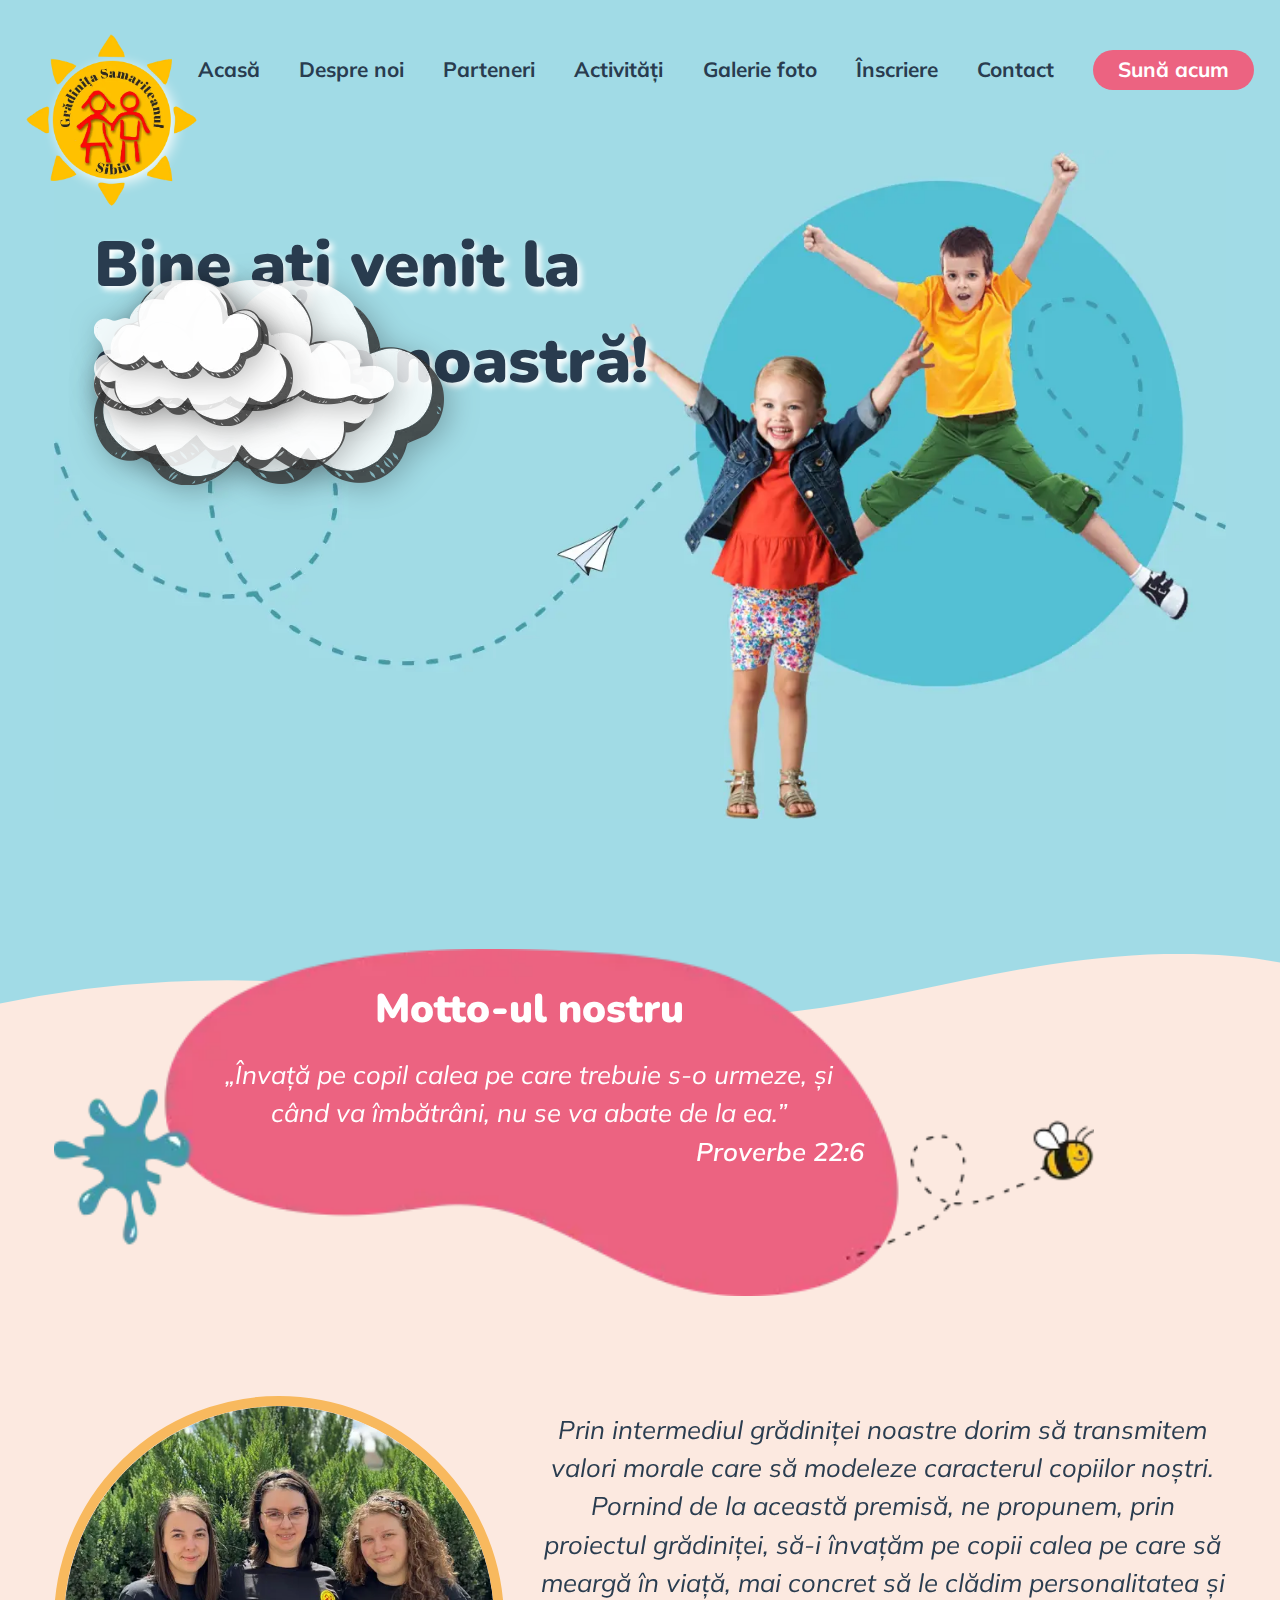
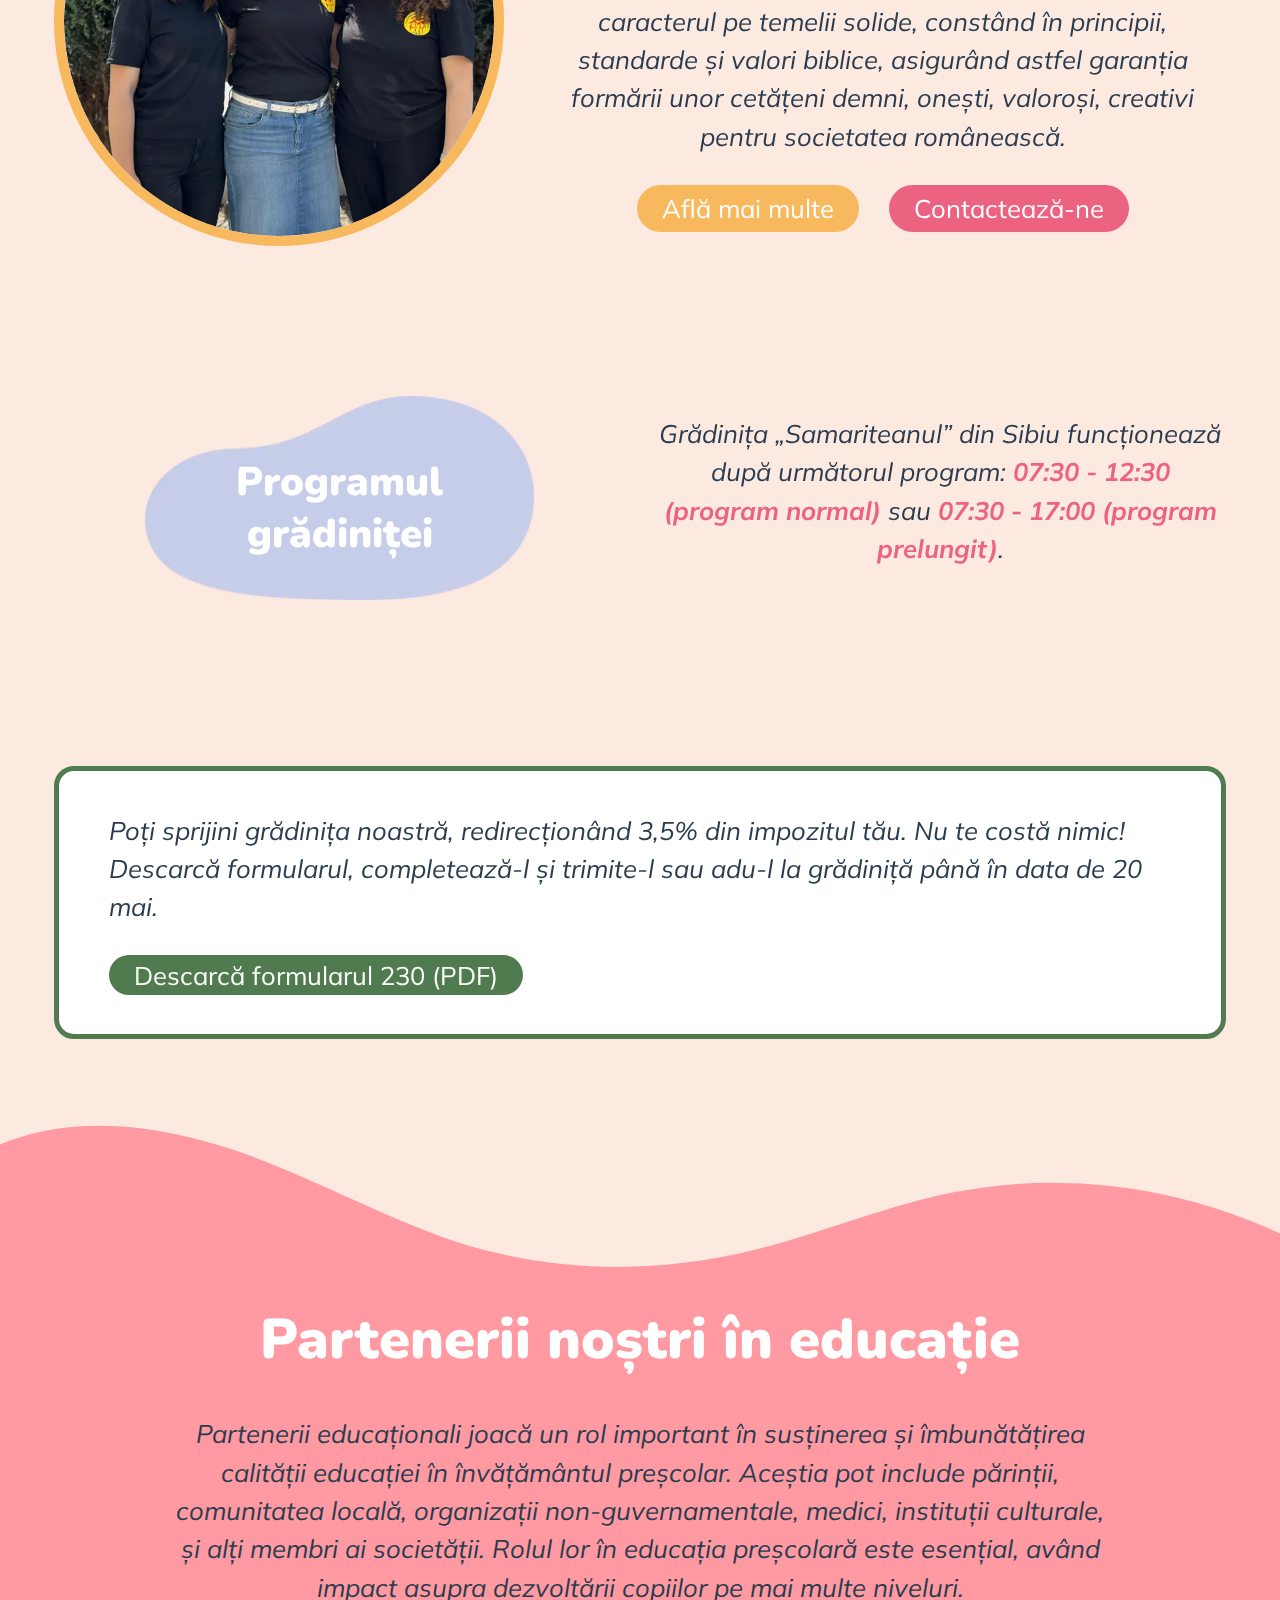
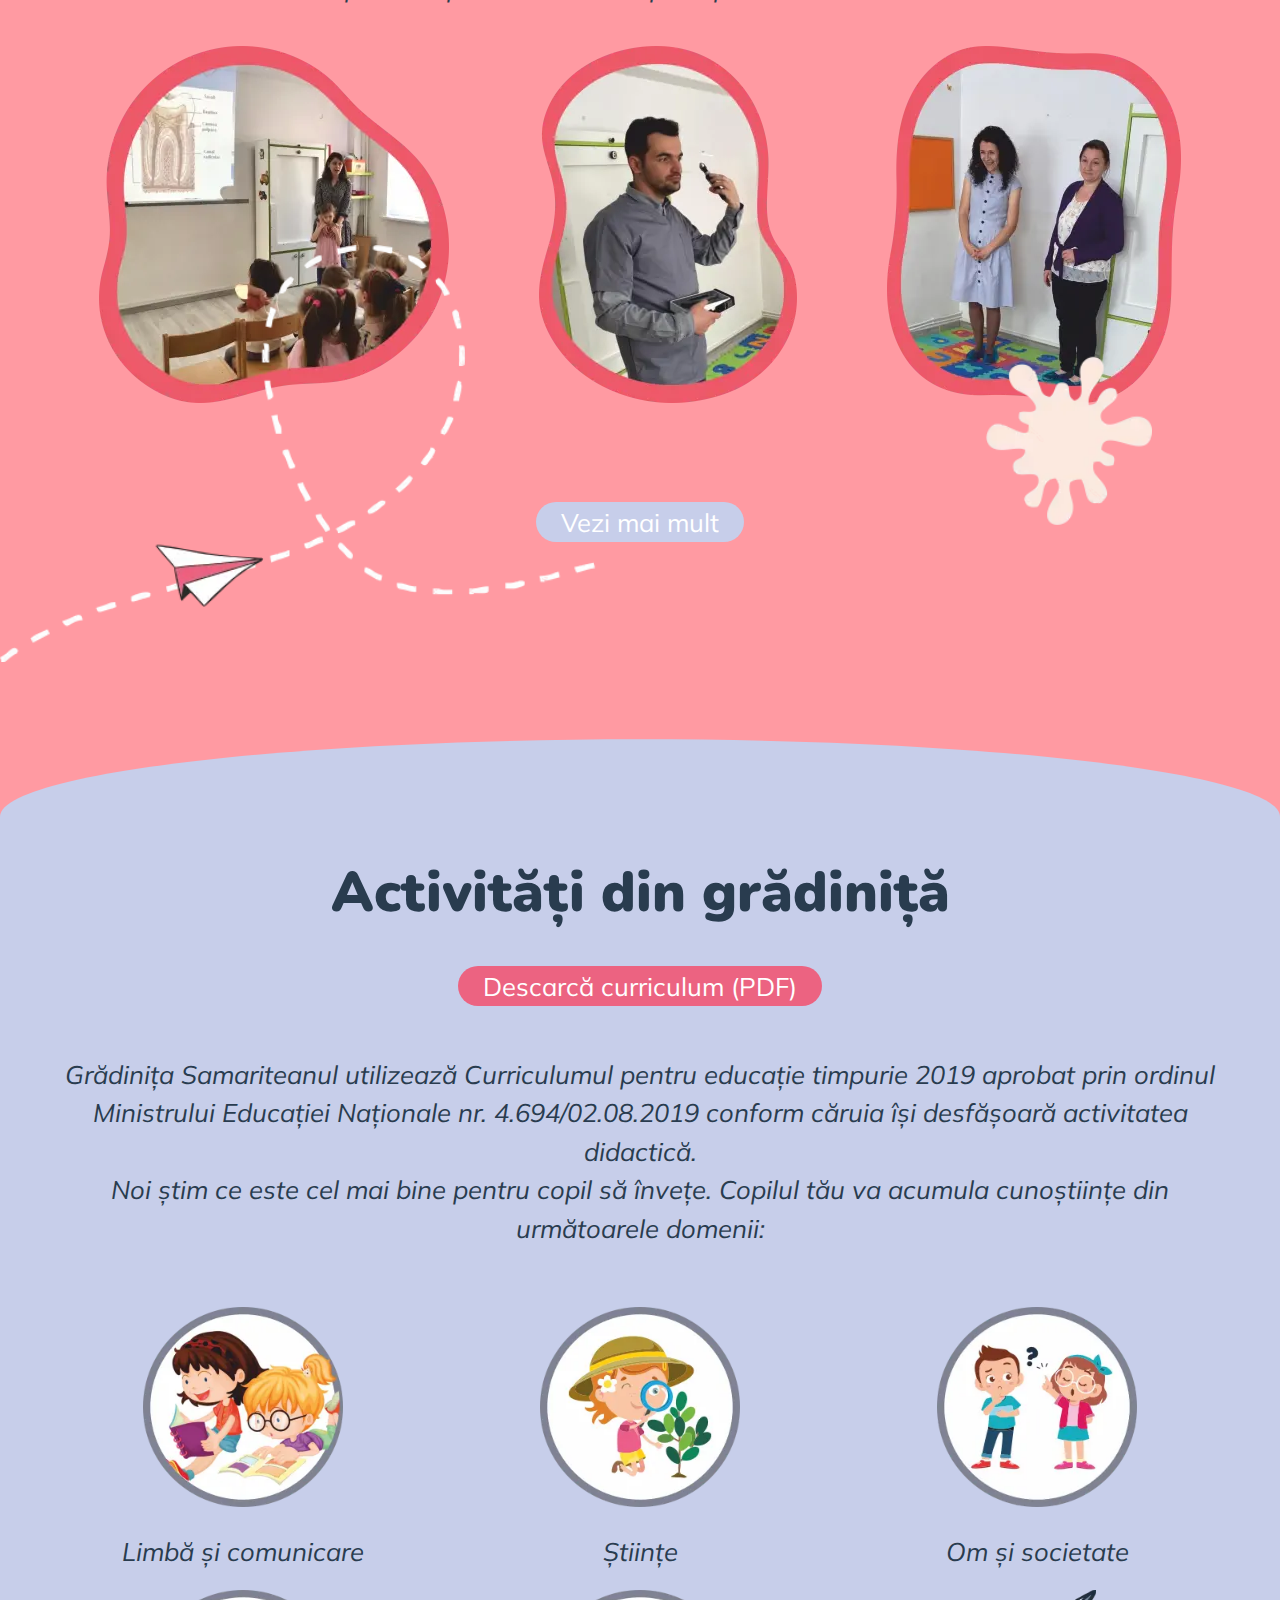
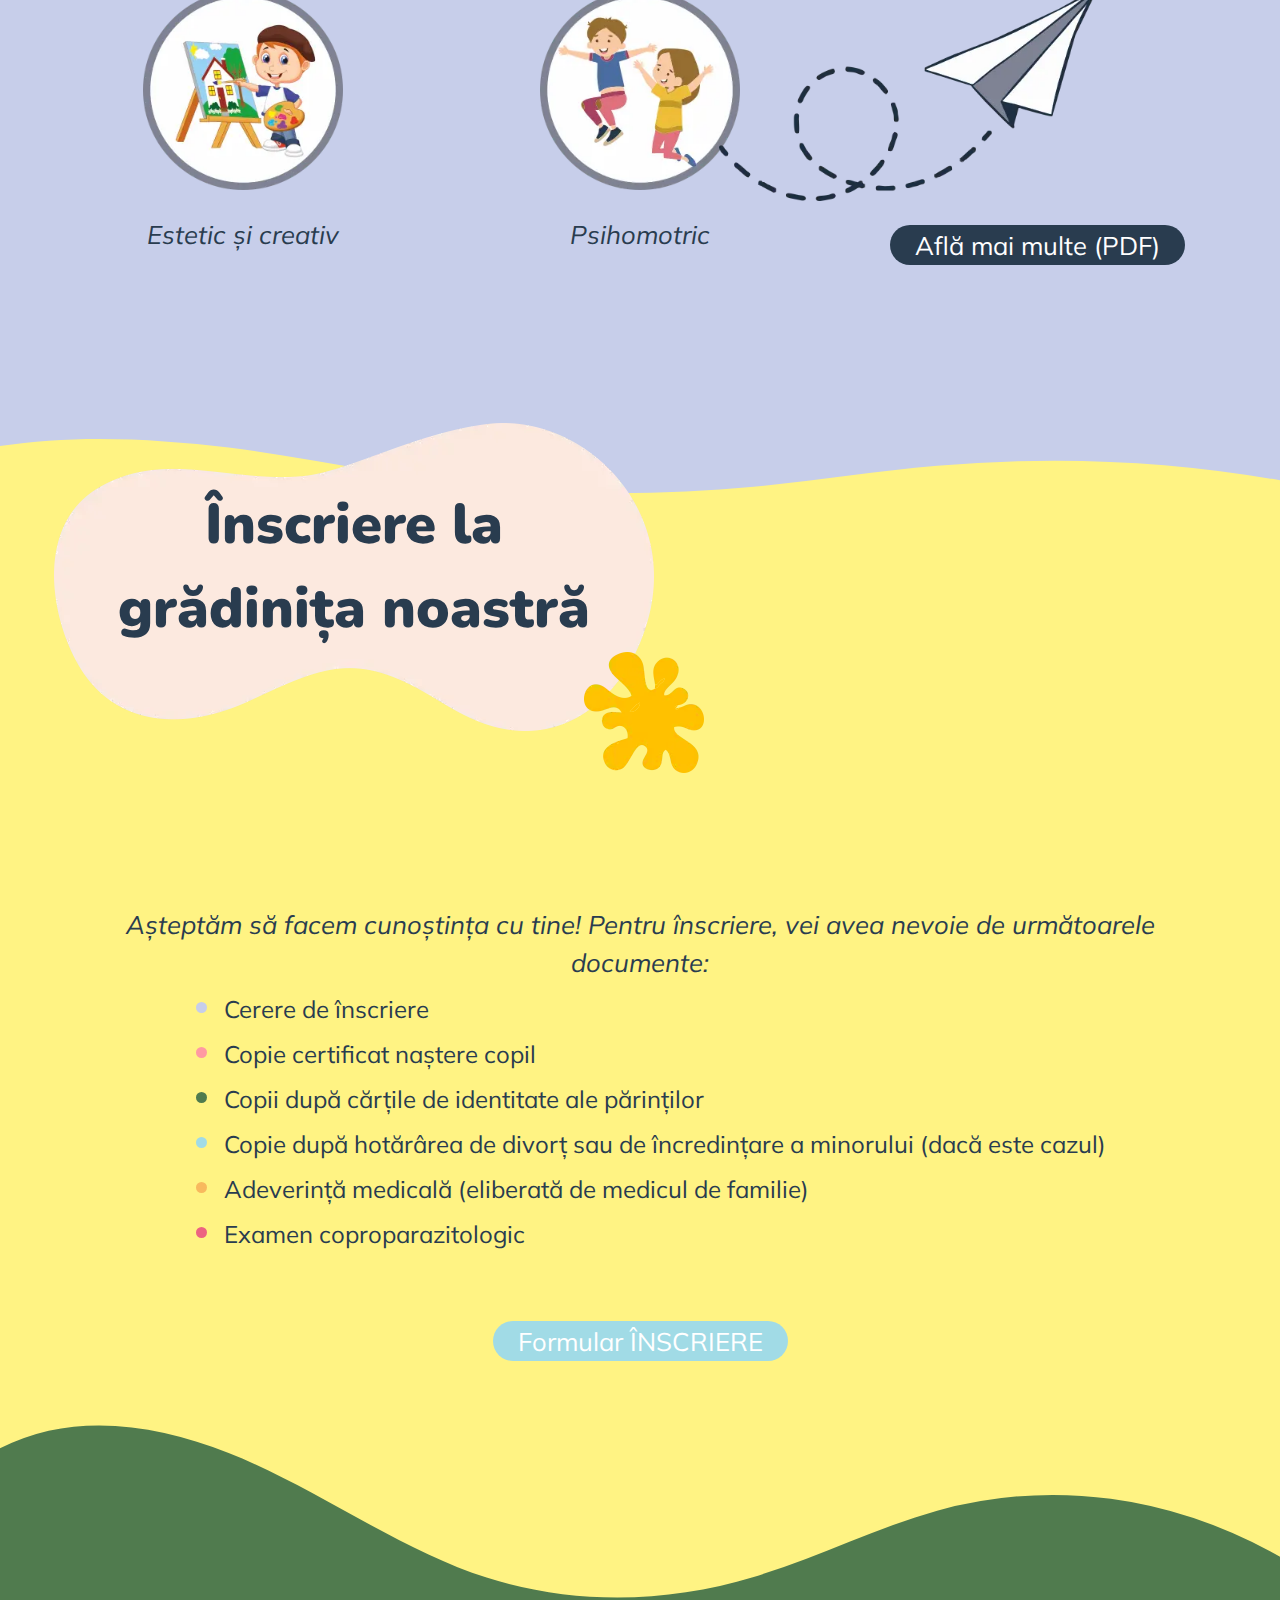
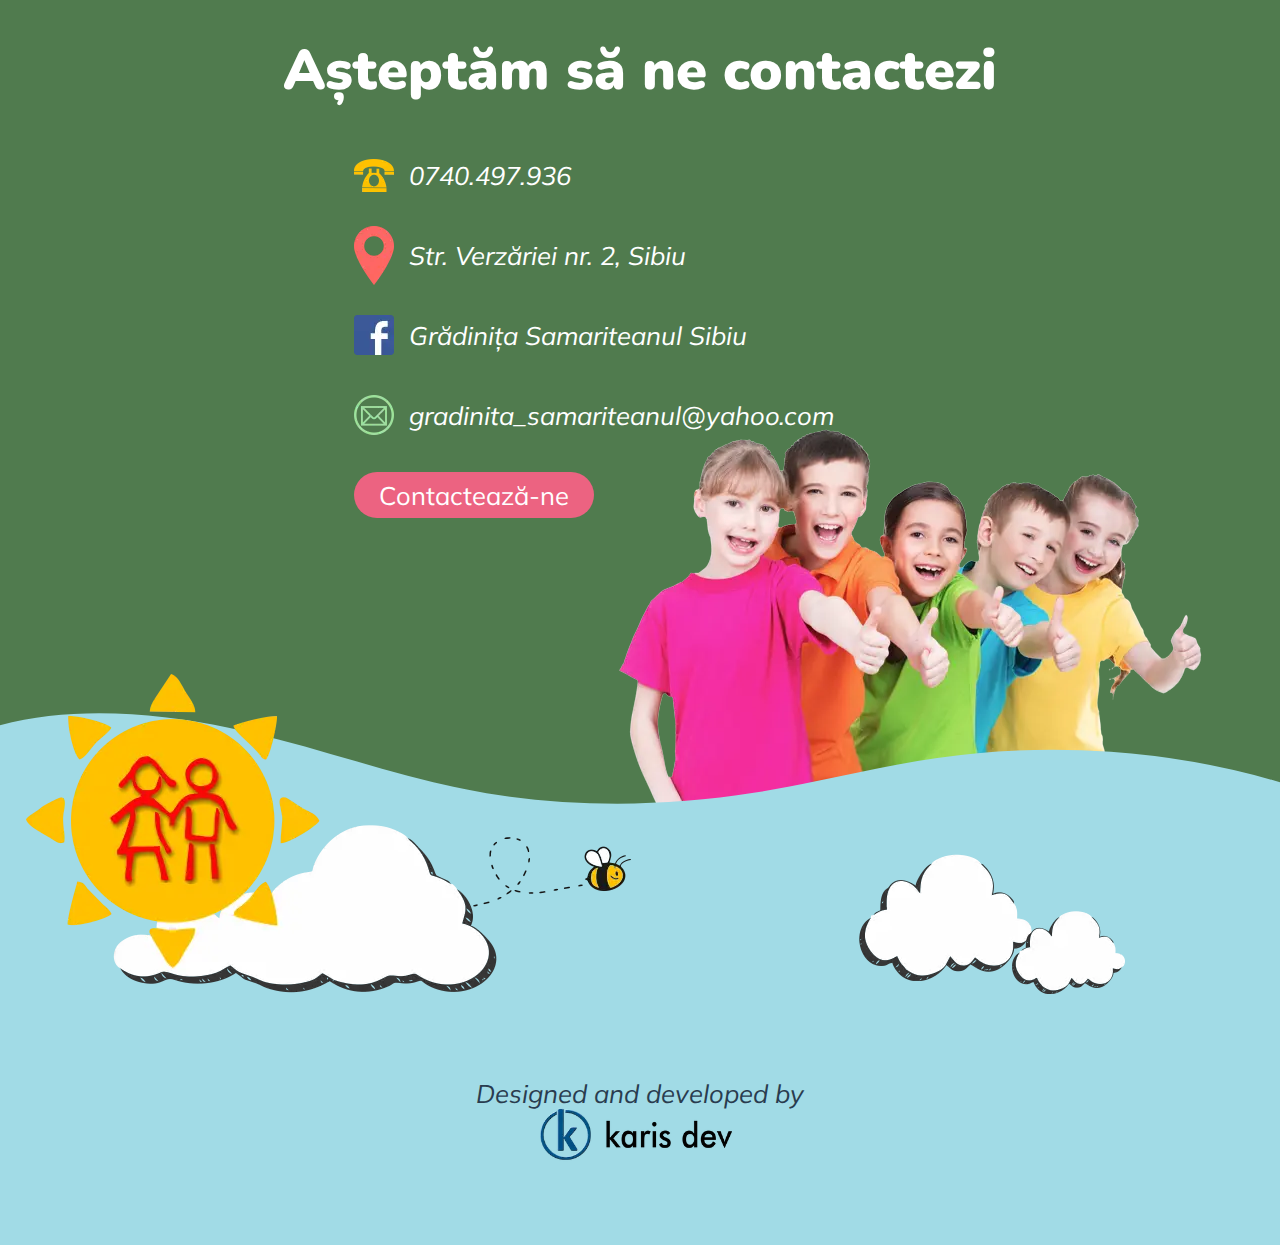
<file: index.html>
<!DOCTYPE html>
<html lang="en">
    <head>
        <meta charset="UTF-8" />
        <meta name="viewport" content="width=device-width, initial-scale=1.0" />
        <title>Grădinița Samariteanul Sibiu</title>

        <!-- redirectionare de pe desktop pe mobil -->
        <script>
            if (screen.width < 1000) {
                window.location = './mobile/';
            }
        </script>

        <!-- favicon -->
        <link rel="icon" href="/favicon.ico" />

        <!-- fonts -->
        <link rel="preconnect" href="https://fonts.googleapis.com" />
        <link rel="preconnect" href="https://fonts.gstatic.com" crossorigin />
        <link href="https://fonts.googleapis.com/css2?family=Mulish:ital,wght@0,200..1000;1,200..1000&family=Nunito:ital,wght@0,200..1000;1,200..1000&display=swap" rel="stylesheet" />

        <!-- css -->
        <link rel="stylesheet" href="css/style.css" />

        <!-- js -->
        <script src="https://code.jquery.com/jquery-3.7.1.min.js" integrity="sha256-/JqT3SQfawRcv/BIHPThkBvs0OEvtFFmqPF/lYI/Cxo=" crossorigin="anonymous"></script>
        <script src="js/scripts.js" defer></script>
    </head>
    <body>
        <!-- animated logo -->
        <header class="lightblue">
            <nav class="container">
                <div class="logo-container">
                    <img src="img/logo.webp" width="118.33" id="logo" alt="logo gradinita samariteanul" />
                    <img width="170.66" src="img/logo_rays.webp" id="rays" alt="logo sun rays" />
                </div>
                <div class="navbar mulish-bold">
                    <a href="index.html">Acasă</a>
                    <a href="despre-noi.html">Despre noi</a>
                    <a href="parteneri.html">Parteneri</a>
                    <a href="activitati.html">Activități</a>
                    <a href="galerie-foto.html">Galerie foto</a>
                    <a href="inscriere.html">Înscriere</a>
                    <a href="contact.html">Contact</a>
                    <a href="tel:0744-198-183" class="button pink">Sună acum</a>
                </div>
            </nav>
        </header>
        <div class="thin-header mulish-bold">
            <div class="container">
                <div class="navbar">
                    <img src="img/logo.webp" width="40" />
                    <a href="index.html">Acasă</a>
                    <a href="despre-noi.html">Despre noi</a>
                    <a href="parteneri.html">Parteneri</a>
                    <a href="activitati.html">Activități</a>
                    <a href="galerie-foto.html">Galerie foto</a>
                    <a href="inscriere.html">Înscriere</a>
                    <a href="contact.html">Contact</a>
                    <a href="tel:0744-198-183" class="button pink">Sună acum</a>
                </div>
            </div>
        </div>
        <section class="lightblue">
            <div class="hero container">
                <img id="heroIndex" src="img/hero_index.webp" alt="happy children" />
                <h1>Bine ați venit la <br />grădinița noastră!</h1>
                <img class="clouds" src="img/cloud1.webp" alt="clouds" id="cloud1" />
                <img class="clouds" src="img/cloud2.webp" alt="clouds" id="cloud2" />
                <img class="clouds" src="img/cloud4.webp" alt="clouds" id="cloud4" />
                <img class="clouds" src="img/cloud5.webp" alt="clouds" id="cloud5" />
                <img class="clouds" src="img/cloud3.webp" alt="clouds" id="cloud3" />
            </div>
            <div class="hero-aboutus-separator">
                <svg data-name="Layer 1" xmlns="http://www.w3.org/2000/svg" viewBox="0 0 1200 120" preserveAspectRatio="none">
                    <path d="M321.39,56.44c58-10.79,114.16-30.13,172-41.86,82.39-16.72,168.19-17.73,250.45-.39C823.78,31,906.67,72,985.66,92.83c70.05,18.48,146.53,26.09,214.34,3V0H0V27.35A600.21,600.21,0,0,0,321.39,56.44Z" class="shape-fill"></path>
                </svg>
            </div>
        </section>
        <section class="cream">
            <div class="container">
                <div class="motto">
                    <h3>Motto-ul nostru</h3>
                    <p>„Învață pe copil calea pe care trebuie s-o urmeze, și când va îmbătrâni, nu se va abate de la ea.”</p>
                    <p class="citation">Proverbe 22:6</p>
                </div>
                <div class="aboutus-container">
                    <img src="img/educatoare.webp" alt="educatoarele de la gradinita samariteanul sibiu" />
                    <div class="text">
                        <p>
                            Prin intermediul grădiniței noastre dorim să transmitem valori morale care să modeleze caracterul copiilor noștri. Pornind de la această premisă, ne propunem, prin proiectul grădiniței, să-i învațăm pe copii calea pe care
                            să meargă în viață, mai concret să le clădim personalitatea și caracterul pe temelii solide, constând în principii, standarde și valori biblice, asigurând astfel garanția formării unor cetățeni demni, onești, valoroși,
                            creativi pentru societatea românească.
                        </p>
                        <div class="button-row">
                            <a href="./despre-noi.html" class="button orange">Află mai multe</a>
                            <a href="./contact.html" class="button pink">Contactează-ne</a>
                        </div>
                    </div>
                </div>
                <div class="orar">
                    <h3 class="center">Programul <br />grădiniței</h3>
                    <p>Grădinița „Samariteanul” din Sibiu funcționează după următorul program: <strong>07:30 - 12:30 (program normal)</strong> sau <strong>07:30 - 17:00 (program prelungit)</strong>.</p>
                </div>
                <div class="form230">
                    <p>Poți sprijini grădinița noastră, redirecționând 3,5% din impozitul tău. Nu te costă nimic! Descarcă formularul, completează-l și trimite-l sau adu-l la grădiniță până în data de 20 mai.</p>
                    <a href="/pdf/230.pdf" class="button darkgreen">Descarcă formularul 230 (PDF)</a>
                </div>
            </div>

            <div class="aboutus-partners-separator">
                <svg data-name="Layer 1" xmlns="http://www.w3.org/2000/svg" viewBox="0 0 1200 120" preserveAspectRatio="none">
                    <path d="M321.39,56.44c58-10.79,114.16-30.13,172-41.86,82.39-16.72,168.19-17.73,250.45-.39C823.78,31,906.67,72,985.66,92.83c70.05,18.48,146.53,26.09,214.34,3V0H0V27.35A600.21,600.21,0,0,0,321.39,56.44Z" class="shape-fill"></path>
                </svg>
            </div>
        </section>
        <section class="lightpink">
            <div class="container center partners">
                <h2 class="light">Partenerii noștri în educație</h2>
                <p>
                    Partenerii educaționali joacă un rol important în susținerea și îmbunătățirea calității educației în învățământul preșcolar. Aceștia pot include părinții, comunitatea locală, organizații non-guvernamentale, medici, instituții
                    culturale, și alți membri ai societății. Rolul lor în educația preșcolară este esențial, având impact asupra dezvoltării copiilor pe mai multe niveluri.
                </p>
                <div class="partner-images">
                    <img src="img/parteneri1.webp" alt="parteneri gradinita samariteanul" />
                    <img src="img/parteneri2.webp" alt="parteneri gradinita samariteanul" />
                    <img src="img/parteneri3.webp" alt="parteneri gradinita samariteanul" />
                </div>
                <img src="img/overlay_partners.webp" alt="clipart overlay" id="overlay-partners" />
                <a href="./parteneri.html" class="button lightpurple" style="position: relative; z-index: 4">Vezi mai mult</a>
            </div>
            <div style="height: 250px"></div>
            <div class="partners-activities-separator">
                <svg data-name="Layer 1" xmlns="http://www.w3.org/2000/svg" viewBox="0 0 1200 120" preserveAspectRatio="none">
                    <path d="M0,0V7.23C0,65.52,268.63,112.77,600,112.77S1200,65.52,1200,7.23V0Z" class="shape-fill"></path>
                </svg>
            </div>
        </section>
        <section class="lightpurple">
            <div class="container center">
                <h2>Activități din grădiniță</h2>
                <a href="/pdf/curriculum.pdf" class="button pink">Descarcă curriculum (PDF)</a>
                <p style="margin-top: 50px">
                    Grădinița Samariteanul utilizează Curriculumul pentru educație timpurie 2019 aprobat prin ordinul Ministrului Educației Naționale nr. 4.694/02.08.2019 conform căruia își desfășoară activitatea didactică.
                </p>
                <p>Noi știm ce este cel mai bine pentru copil să învețe. Copilul tău va acumula cunoștiințe din următoarele domenii:</p>
                <div class="activities-container">
                    <div class="card">
                        <img src="img/activities_language.webp" alt="language activities" />
                        <p>Limbă și comunicare</p>
                    </div>
                    <div class="card">
                        <img src="img/activities_science.webp" alt="science activities" />
                        <p>Științe</p>
                    </div>
                    <div class="card">
                        <img src="img/activities_society.webp" alt="society activities" />
                        <p>Om și societate</p>
                    </div>
                    <div class="card">
                        <img src="img/activities_creative.webp" alt="creative activities" />
                        <p>Estetic și creativ</p>
                    </div>
                    <div class="card">
                        <img src="img/activities_sports.webp" alt="sports activities" />
                        <p>Psihomotric</p>
                    </div>
                    <div class="card">
                        <img src="img/overlay_activities.webp" id="plane" alt="" />
                        <a href="/pdf/activitati.pdf" class="button darkblue">Află mai multe (PDF)</a>
                    </div>
                </div>
            </div>
            <div class="activities-enroll-separator">
                <svg data-name="Layer 1" xmlns="http://www.w3.org/2000/svg" viewBox="0 0 1200 120" preserveAspectRatio="none">
                    <path d="M321.39,56.44c58-10.79,114.16-30.13,172-41.86,82.39-16.72,168.19-17.73,250.45-.39C823.78,31,906.67,72,985.66,92.83c70.05,18.48,146.53,26.09,214.34,3V0H0V27.35A600.21,600.21,0,0,0,321.39,56.44Z" class="shape-fill"></path>
                </svg>
            </div>
        </section>
        <section class="yellow">
            <div class="container center">
                <h2 class="enroll">Înscriere la <br />grădinița noastră</h2>
                <p>Așteptăm să facem cunoștința cu tine! Pentru înscriere, vei avea nevoie de următoarele documente:</p>
                <ul class="doc-list">
                    <li>Cerere de înscriere</li>
                    <li>Copie certificat naștere copil</li>
                    <li>Copii după cărțile de identitate ale părinților</li>
                    <li>Copie după hotărârea de divorț sau de încredințare a minorului (dacă este cazul)</li>
                    <li>Adeverință medicală (eliberată de medicul de familie)</li>
                    <li>Examen coproparazitologic</li>
                </ul>
                <div style="height: 70px"></div>
                <a href="./inscriere.html" class="button lightblue" id="butonInscriere">Formular ÎNSCRIERE</a>
            </div>
            <div style="height: 210px"></div>
            <div class="enroll-contact-separator">
                <svg data-name="Layer 1" xmlns="http://www.w3.org/2000/svg" viewBox="0 0 1200 120" preserveAspectRatio="none">
                    <path d="M321.39,56.44c58-10.79,114.16-30.13,172-41.86,82.39-16.72,168.19-17.73,250.45-.39C823.78,31,906.67,72,985.66,92.83c70.05,18.48,146.53,26.09,214.34,3V0H0V27.35A600.21,600.21,0,0,0,321.39,56.44Z" class="shape-fill"></path>
                </svg>
            </div>
        </section>
        <section class="darkgreen" id="contact-section">
            <div class="container center">
                <h2 class="light center">Așteptăm să ne contactezi</h2>
                <div id="contact-info">
                    <div class="row">
                        <img src="img/icon_phone.webp" alt="icon phone" />
                        <p>0740.497.936</p>
                    </div>
                    <div class="row">
                        <img src="img/icon_location.webp" alt="icon location" />
                        <p>Str. Verzăriei nr. 2, Sibiu</p>
                    </div>
                    <div class="row">
                        <img src="img/icon_fb.webp" alt="icon fb" />
                        <p>Grădinița Samariteanul Sibiu</p>
                    </div>
                    <div class="row">
                        <img src="img/icon_email.webp" alt="icon email" />
                        <p>gradinita_samariteanul@yahoo.com</p>
                    </div>
                    <div class="row">
                        <a href="./contact.html" class="button pink">Contactează-ne</a>
                    </div>
                </div>
                <div style="height: 250px"></div>
            </div>
            <div class="contact-footer-separator">
                <svg data-name="Layer 1" xmlns="http://www.w3.org/2000/svg" viewBox="0 0 1200 120" preserveAspectRatio="none">
                    <path d="M321.39,56.44c58-10.79,114.16-30.13,172-41.86,82.39-16.72,168.19-17.73,250.45-.39C823.78,31,906.67,72,985.66,92.83c70.05,18.48,146.53,26.09,214.34,3V0H0V27.35A600.21,600.21,0,0,0,321.39,56.44Z" class="shape-fill"></path>
                </svg>
            </div>
        </section>
        <footer>
            <div class="container center" id="footer-container">
                <img src="img/bg_footer.webp" alt="footer images" />
                <div class="credits">
                    <p>Designed and developed by</p>
                    <br /><br /><br />
                    <a href="http://karisdev.ro"><img src="img/logo_karis.webp" height="60" alt="logo karis dev" /></a>
                </div>
            </div>
        </footer>
    </body>
</html>
</file>
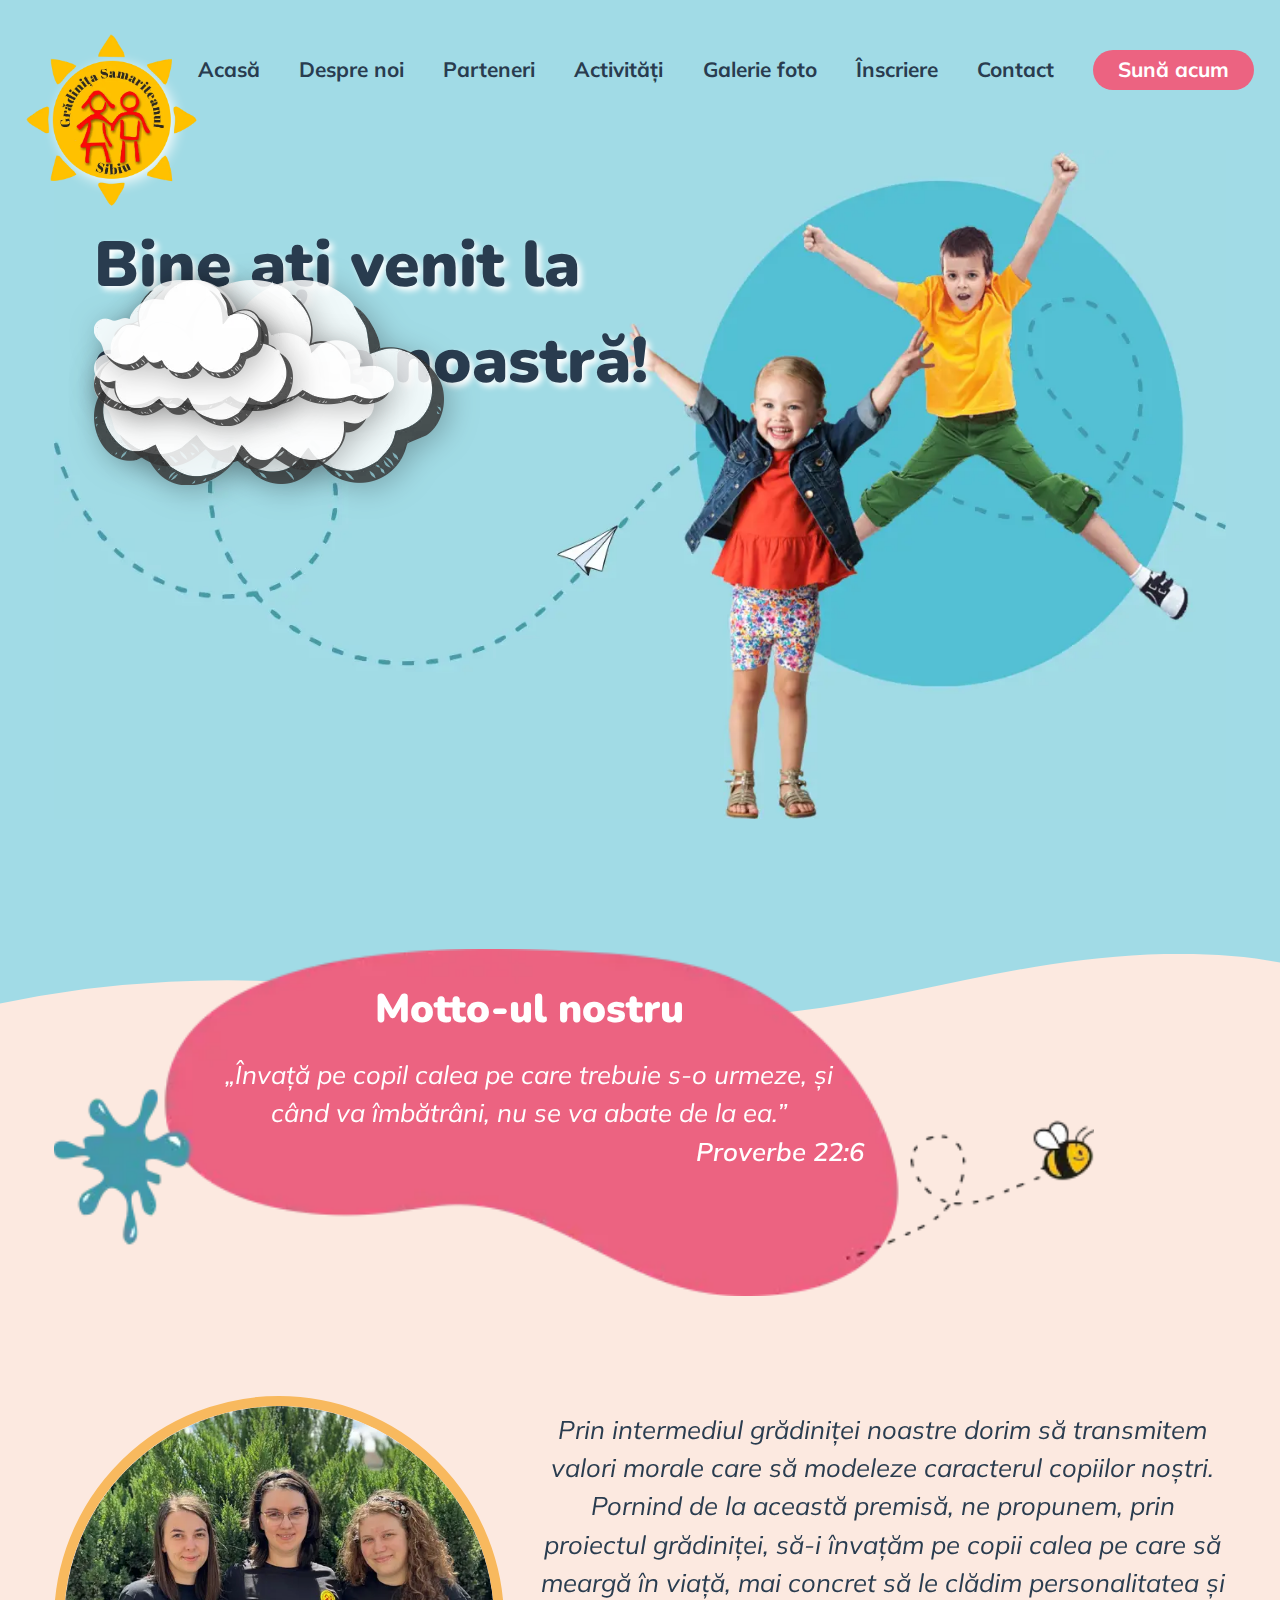
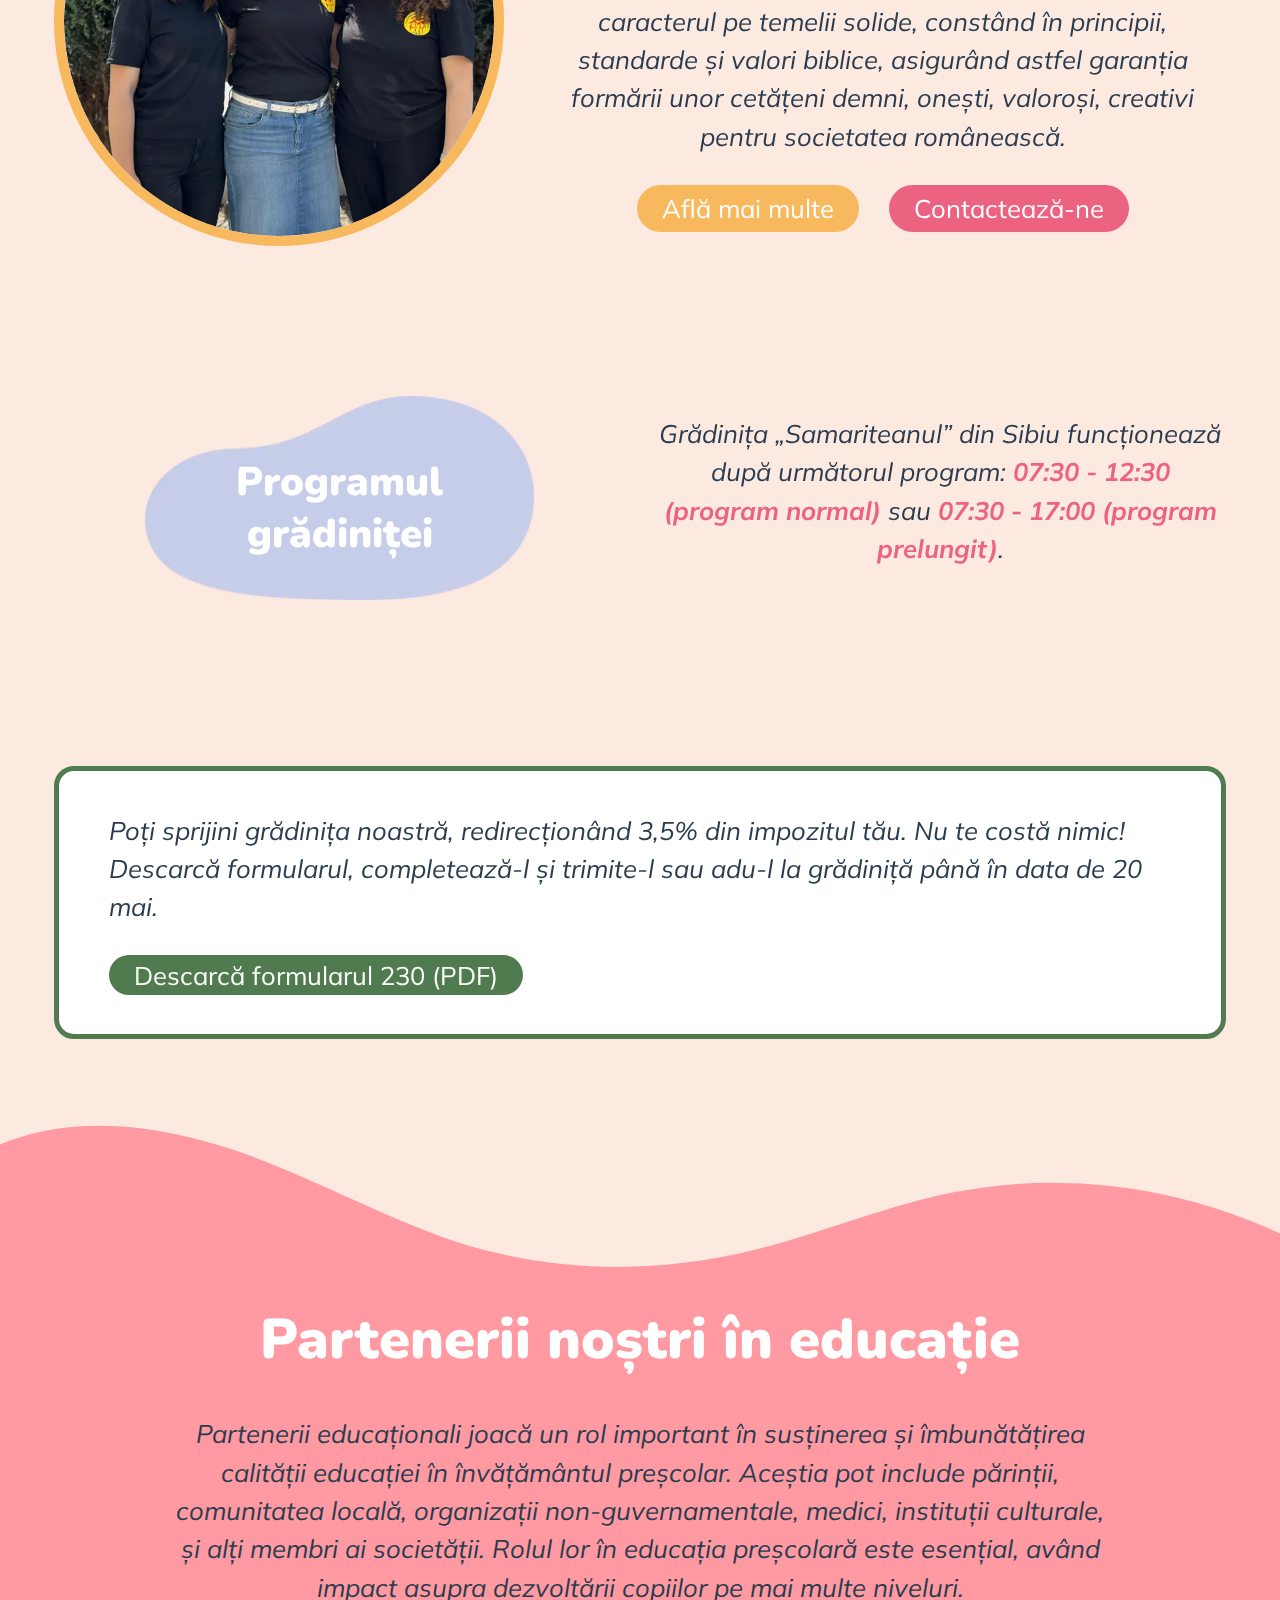
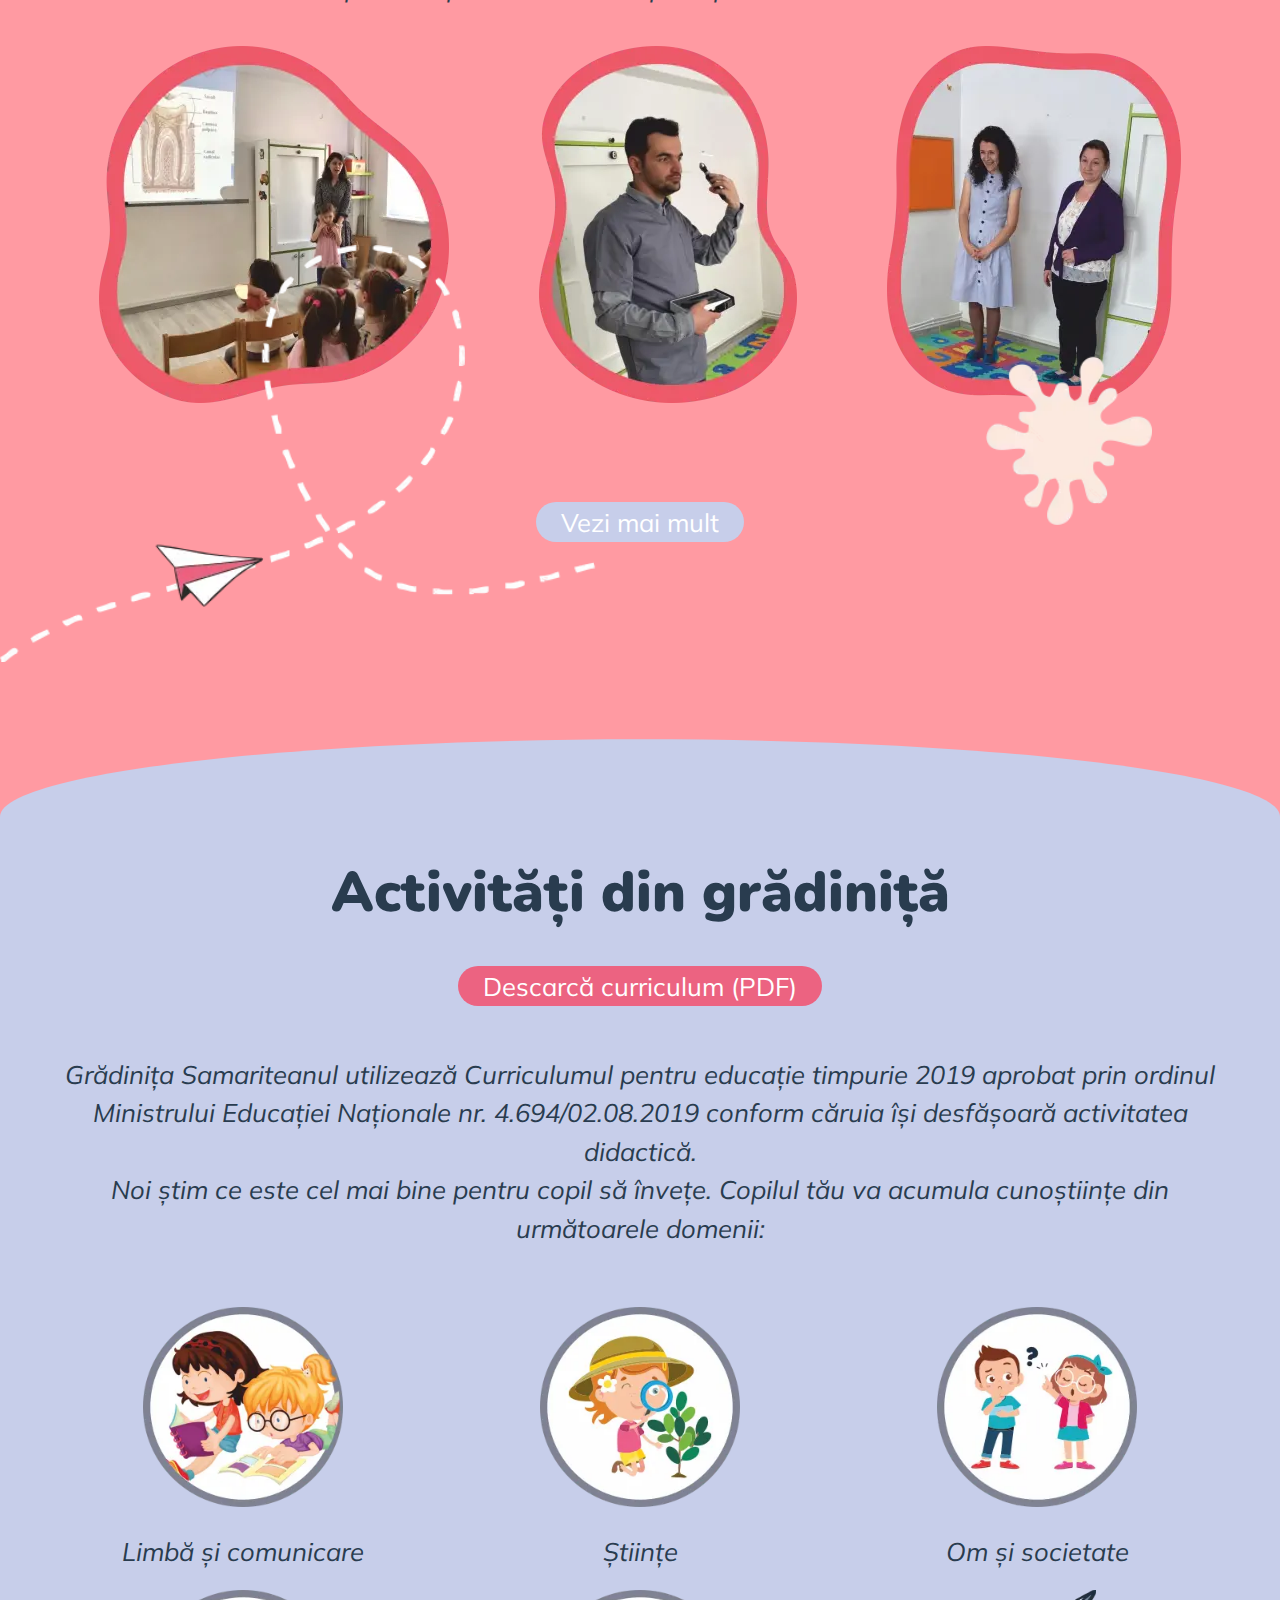
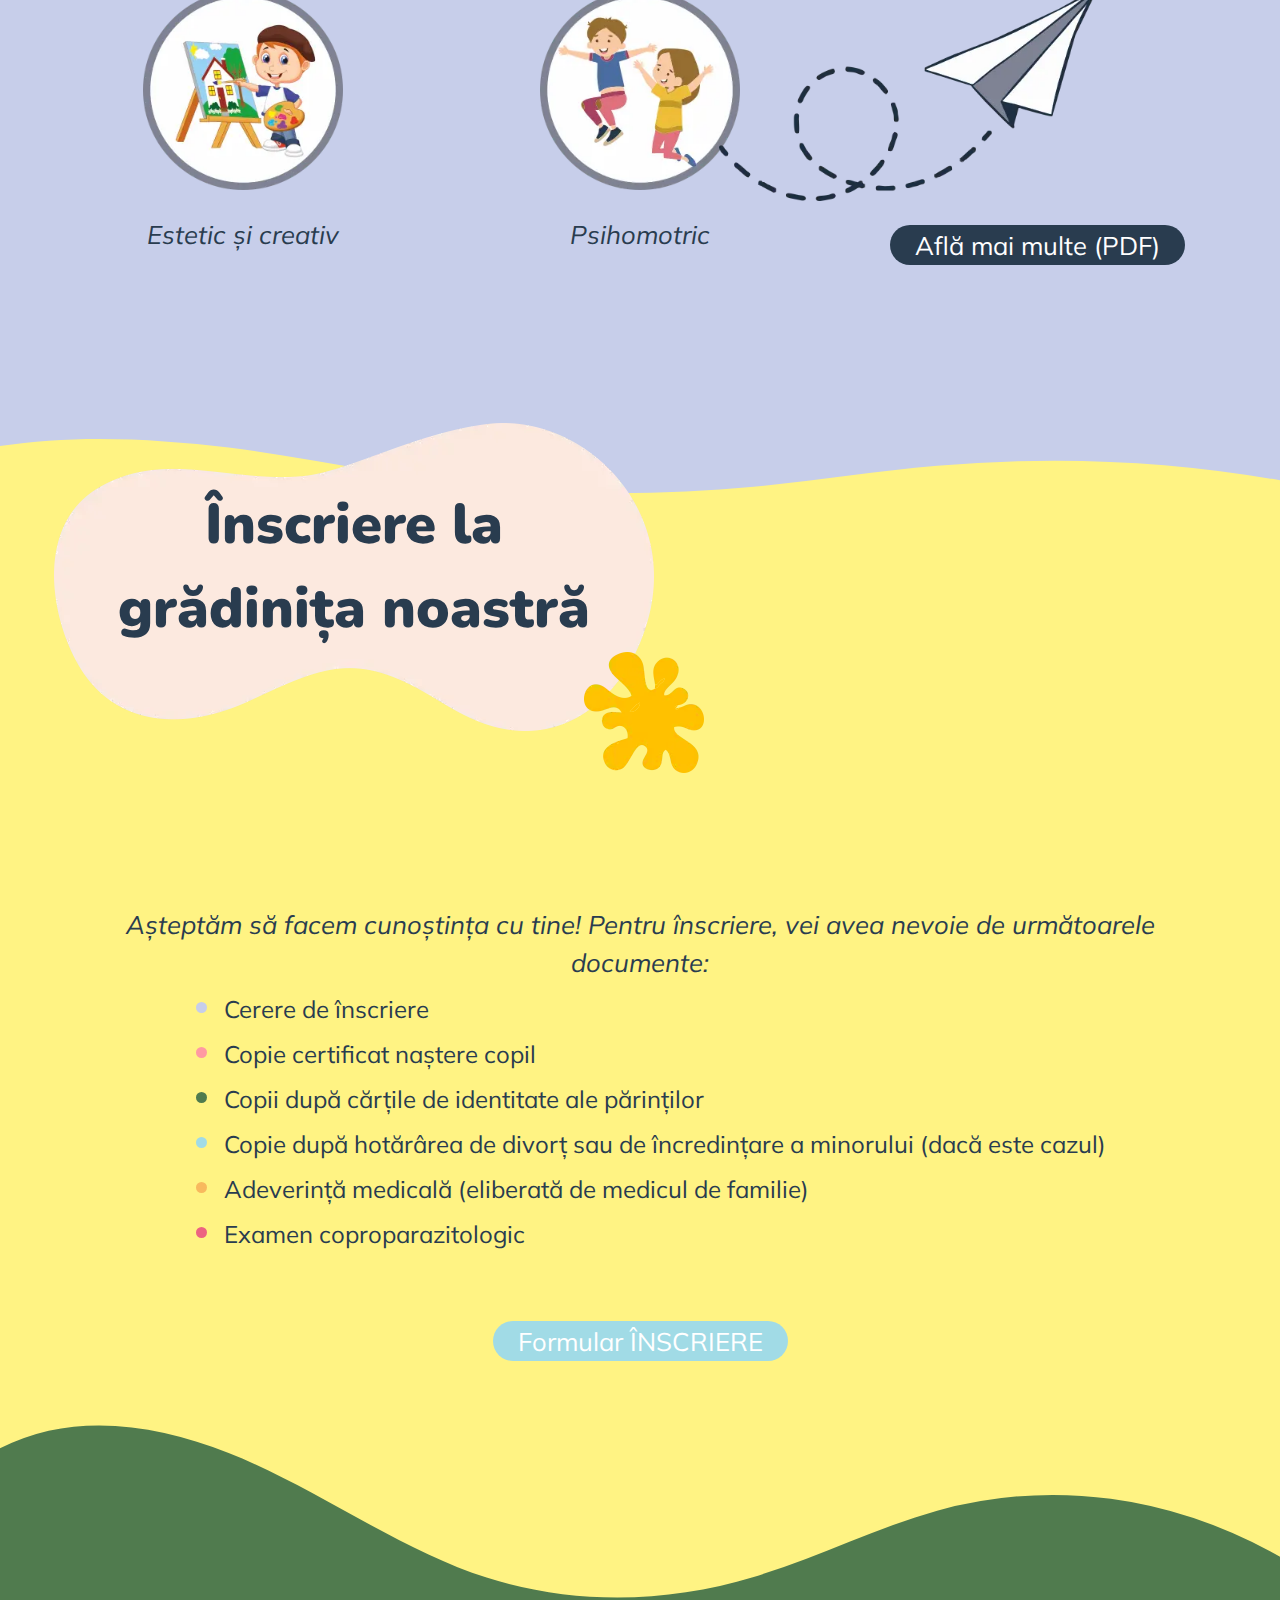
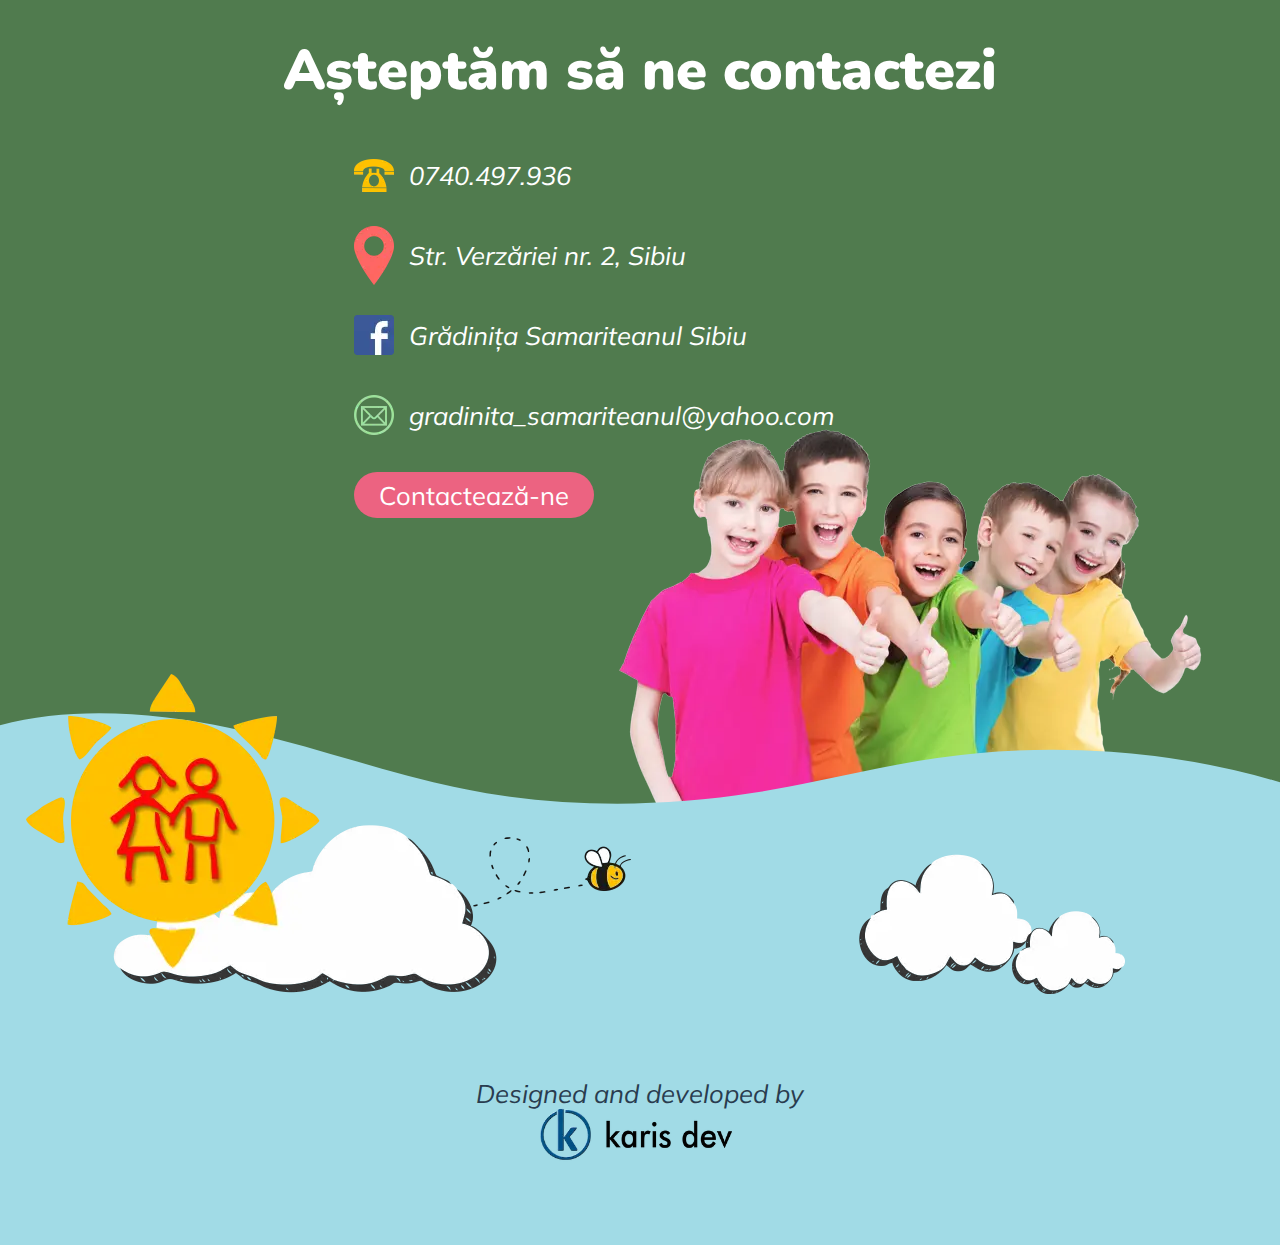
<file: mobile/index.html>
<!DOCTYPE html>
<html lang="en">
    <head>
        <meta charset="UTF-8" />
        <meta name="viewport" content="width=device-width, initial-scale=1.0" />
        <title>Grădinița Samariteanul Sibiu</title>

        <!-- redirectionare de pe mobil  pe desktop  -->
        <script type="text/javascript">
            if (screen.width > 1000) {
                window.location = '../';
            }
        </script>

        <!-- favicon -->
        <link rel="icon" href="/favicon.ico" />

        <!-- fonts -->
        <link rel="preconnect" href="https://fonts.googleapis.com" />
        <link rel="preconnect" href="https://fonts.gstatic.com" crossorigin />
        <link href="https://fonts.googleapis.com/css2?family=Mulish:ital,wght@0,200..1000;1,200..1000&family=Nunito:ital,wght@0,200..1000;1,200..1000&display=swap" rel="stylesheet" />

        <!-- css -->
        <link rel="stylesheet" href="../css/mobile.css" />

        <!-- js -->
        <script src="https://code.jquery.com/jquery-3.7.1.min.js" integrity="sha256-/JqT3SQfawRcv/BIHPThkBvs0OEvtFFmqPF/lYI/Cxo=" crossorigin="anonymous"></script>
        <script src="../js/scripts.js" defer></script>
    </head>
    <body>
        <!-- animated logo -->
        <header class="lightblue">
            <nav class="container flex-group">
                <div class="logo-container">
                    <img src="../img/logo.webp" width="70%" id="logo" alt="logo gradinita samariteanul" />
                    <img width="170.66" src="../img/logo_rays.webp" id="rays" alt="logo sun rays" />
                </div>
                <img src="../img/mobile_header.png" alt="bee in clouds" />
                <img src="../img/mobile_menu_open.png" id="menuButton" alt="open menu icon" />
            </nav>
            <img class="clouds mobile-cloud" width="100" src="../img/cloud1.webp" alt="clouds" id="cloud1" />
            <div class="header-separator">
                <svg data-name="Layer 1" xmlns="http://www.w3.org/2000/svg" viewBox="0 0 1200 120" preserveAspectRatio="none">
                    <path d="M321.39,56.44c58-10.79,114.16-30.13,172-41.86,82.39-16.72,168.19-17.73,250.45-.39C823.78,31,906.67,72,985.66,92.83c70.05,18.48,146.53,26.09,214.34,3V0H0V27.35A600.21,600.21,0,0,0,321.39,56.44Z" class="shape-fill"></path>
                </svg>
            </div>
        </header>
        <div id="menu">
            <a class="current" href="index.html">Acasă</a>
            <a href="despre-noi.html">Despre noi</a>
            <a href="parteneri.html">Parteneri</a>
            <a href="activitati.html">Activități</a>
            <a href="galerie-foto.html">Galerie foto</a>
            <a href="inscriere.html">Înscriere</a>
            <a href="contact.html">Contact</a>
            <a href="tel:0744-198-183"><img src="../img/icon_whatsapp.webp" alt="whatsapp icon" /></a>
        </div>
        <div style="height: 170px"></div>
        <section class="lightblue">
            <div class="hero container">
                <img id="heroIndex" src="../img/mobile/mobile_hero_index.webp" alt="happy children" />
                <h2>Bine ați venit la <br />grădinița noastră!</h2>
            </div>
        </section>
        <section class="pink motto-section">
            <div class="motto">
                <h3>Motto-ul nostru</h3>
                <p>„Învață pe copil calea pe care trebuie s-o urmeze, și când va îmbătrâni, nu se va abate de la ea.”</p>
                <p class="citation">Proverbe 22:6</p>
            </div>
        </section>
        <section class="cream">
            <div class="motto-aboutus-separator">
                <svg data-name="Layer 1" xmlns="http://www.w3.org/2000/svg" viewBox="0 0 1200 120" preserveAspectRatio="none">
                    <path d="M0,0V6c0,21.6,291,111.46,741,110.26,445.39,3.6,459-88.3,459-110.26V0Z" class="shape-fill"></path>
                </svg>
            </div>
            <div class="aboutus-container">
                <img src="../img/educatoare.webp" alt="educatoarele de la gradinita samariteanul sibiu" style="position: relative; z-index: 20; top: -30px" />
                <div class="text">
                    <p>
                        Prin intermediul grădiniței noastre dorim să transmitem valori morale care să modeleze caracterul copiilor noștri. Pornind de la această premisă, ne propunem, prin proiectul grădiniței, să-i învațăm pe copii calea pe care să
                        meargă în viață, mai concret să le clădim personalitatea și caracterul pe temelii solide, constând în principii, standarde și valori biblice, asigurând astfel garanția formării unor cetățeni demni, onești, valoroși, creativi
                        pentru societatea românească.
                    </p>
                    <div class="button-row">
                        <a href="./despre-noi.html" class="button orange">Află mai multe</a>
                        <a href="./contact.html" class="button pink">Contactează-ne</a>
                    </div>
                </div>
            </div>
            <div class="orar">
                <h3 class="center">Programul grădiniței</h3>
                <p>Grădinița „Samariteanul” din Sibiu funcționează după următorul program: <strong>07:30 - 12:30 (program normal)</strong> sau <strong>07:30 - 17:00 (program prelungit)</strong>.</p>
            </div>
            <div class="form230">
                <p>Poți sprijini grădinița noastră, redirecționând 3,5% din impozitul tău. Nu te costă nimic! Descarcă formularul, completează-l și trimite-l sau adu-l la grădiniță până în data de 20 mai.</p>
                <a href="/pdf/230.pdf" class="button darkgreen">Descarcă formularul 230 (PDF)</a>
            </div>
        </section>
        <section class="lightpink">
            <h2 class="light">Partenerii noștri în educație</h2>
            <p>
                Partenerii educaționali joacă un rol important în susținerea și îmbunătățirea calității educației în învățământul preșcolar. Aceștia pot include părinții, comunitatea locală, organizații non-guvernamentale, medici, instituții
                culturale, și alți membri ai societății. Rolul lor în educația preșcolară este esențial, având impact asupra dezvoltării copiilor pe mai multe niveluri.
            </p>
            <div class="partner-images">
                <img src="../img/parteneri1.webp" alt="parteneri gradinita samariteanul" />
                <img src="../img/parteneri2.webp" alt="parteneri gradinita samariteanul" />
                <img src="../img/parteneri3.webp" alt="parteneri gradinita samariteanul" />
            </div>
            <a href="./parteneri.html" class="button lightpurple">Vezi mai mult</a>
            <div style="height: 100px"></div>
            <div class="partners-activities-separator">
                <svg data-name="Layer 1" xmlns="http://www.w3.org/2000/svg" viewBox="0 0 1200 120" preserveAspectRatio="none">
                    <path d="M0,0V7.23C0,65.52,268.63,112.77,600,112.77S1200,65.52,1200,7.23V0Z" class="shape-fill"></path>
                </svg>
            </div>
        </section>
        <section class="lightpurple">
            <div class="container center">
                <h2>Activități din grădiniță</h2>
                <a href="/pdf/curriculum.pdf" class="button pink">Descarcă curriculum (PDF)</a>
                <p style="margin-top: 50px">
                    Grădinița Samariteanul utilizează Curriculumul pentru educație timpurie 2019 aprobat prin ordinul Ministrului Educației Naționale nr. 4.694/02.08.2019 conform căruia își desfășoară activitatea didactică.
                </p>
                <p>Noi știm ce este cel mai bine pentru copil să învețe. Copilul tău va acumula cunoștiințe din următoarele domenii:</p>
                <div class="activities-container">
                    <div class="card">
                        <img src="../img/activities_language.webp" alt="language activities" />
                        <p>Limbă și comunicare</p>
                    </div>
                    <div class="card">
                        <img src="../img/activities_science.webp" alt="science activities" />
                        <p>Științe</p>
                    </div>
                    <div class="card">
                        <img src="../img/activities_society.webp" alt="society activities" />
                        <p>Om și societate</p>
                    </div>
                    <div class="card">
                        <img src="../img/activities_creative.webp" alt="creative activities" />
                        <p>Estetic și creativ</p>
                    </div>
                    <div class="card">
                        <img src="../img/activities_sports.webp" alt="sports activities" />
                        <p>Psihomotric</p>
                    </div>
                    <div class="card">
                        <a href="/pdf/activitati.pdf" class="button darkblue">Află mai multe (PDF)</a>
                    </div>
                </div>
            </div>
            <div style="height: 100px"></div>

            <div class="activities-enroll-separator">
                <svg data-name="Layer 1" xmlns="http://www.w3.org/2000/svg" viewBox="0 0 1200 120" preserveAspectRatio="none">
                    <path d="M321.39,56.44c58-10.79,114.16-30.13,172-41.86,82.39-16.72,168.19-17.73,250.45-.39C823.78,31,906.67,72,985.66,92.83c70.05,18.48,146.53,26.09,214.34,3V0H0V27.35A600.21,600.21,0,0,0,321.39,56.44Z" class="shape-fill"></path>
                </svg>
            </div>
        </section>
        <section class="yellow">
            <h2 class="enroll">Înscriere la <br />grădinița noastră</h2>
            <p>Așteptăm să facem cunoștință cu tine! Pentru înscriere, vei avea nevoie de următoarele documente:</p>
            <ul class="doc-list">
                <li>Cerere de înscriere</li>
                <li>Copie certificat naștere copil</li>
                <li>Copii după cărțile de identitate ale părinților</li>
                <li>Copie după hotărârea de divorț sau de încredințare a minorului (dacă este cazul)</li>
                <li>Adeverință medicală (eliberată de medicul de familie)</li>
                <li>Examen coproparazitologic</li>
            </ul>
            <div style="height: 70px"></div>
            <a href="./inscriere.html" class="button lightblue" id="butonInscriere">Formular ÎNSCRIERE</a>
            <div style="height: 110px"></div>
            <div class="enroll-contact-separator">
                <svg data-name="Layer 1" xmlns="http://www.w3.org/2000/svg" viewBox="0 0 1200 120" preserveAspectRatio="none">
                    <path d="M321.39,56.44c58-10.79,114.16-30.13,172-41.86,82.39-16.72,168.19-17.73,250.45-.39C823.78,31,906.67,72,985.66,92.83c70.05,18.48,146.53,26.09,214.34,3V0H0V27.35A600.21,600.21,0,0,0,321.39,56.44Z" class="shape-fill"></path>
                </svg>
            </div>
        </section>
        <section class="darkgreen" id="contact-section">
            <h2 class="light center">Așteptăm să ne contactezi</h2>
            <div id="contact-info">
                <div class="row">
                    <img src="../img/icon_phone.webp" alt="icon phone" />
                    <p>0740.497.936</p>
                </div>
                <div class="row">
                    <img src="../img/icon_location.webp" alt="icon location" />
                    <p>Str. Verzăriei nr. 2, Sibiu</p>
                </div>
                <div class="row">
                    <img src="../img/icon_fb.webp" alt="icon fb" />
                    <p>Grădinița Samariteanul Sibiu</p>
                </div>
                <div class="row">
                    <img src="../img/icon_email.webp" alt="icon email" />
                    <p>gradinita_samariteanul@yahoo.com</p>
                </div>
                <div class="row">
                    <a href="./contact.html" class="button pink">Contactează-ne</a>
                </div>
            </div>
            <div style="height: 150px"></div>
            <div class="contact-footer-separator">
                <svg data-name="Layer 1" xmlns="http://www.w3.org/2000/svg" viewBox="0 0 1200 120" preserveAspectRatio="none">
                    <path d="M321.39,56.44c58-10.79,114.16-30.13,172-41.86,82.39-16.72,168.19-17.73,250.45-.39C823.78,31,906.67,72,985.66,92.83c70.05,18.48,146.53,26.09,214.34,3V0H0V27.35A600.21,600.21,0,0,0,321.39,56.44Z" class="shape-fill"></path>
                </svg>
            </div>
        </section>
        <footer>
            <div class="container center" id="footer-container">
                <img src="../img/bg_footer.webp" alt="footer images" />
                <div class="credits">
                    <p>Designed and developed by</p>
                    <a href="http://karisdev.ro"><img src="../img/logo_karis.webp" height="60" alt="logo karis dev" /></a>
                </div>
            </div>
        </footer>
    </body>
</html>
</file>
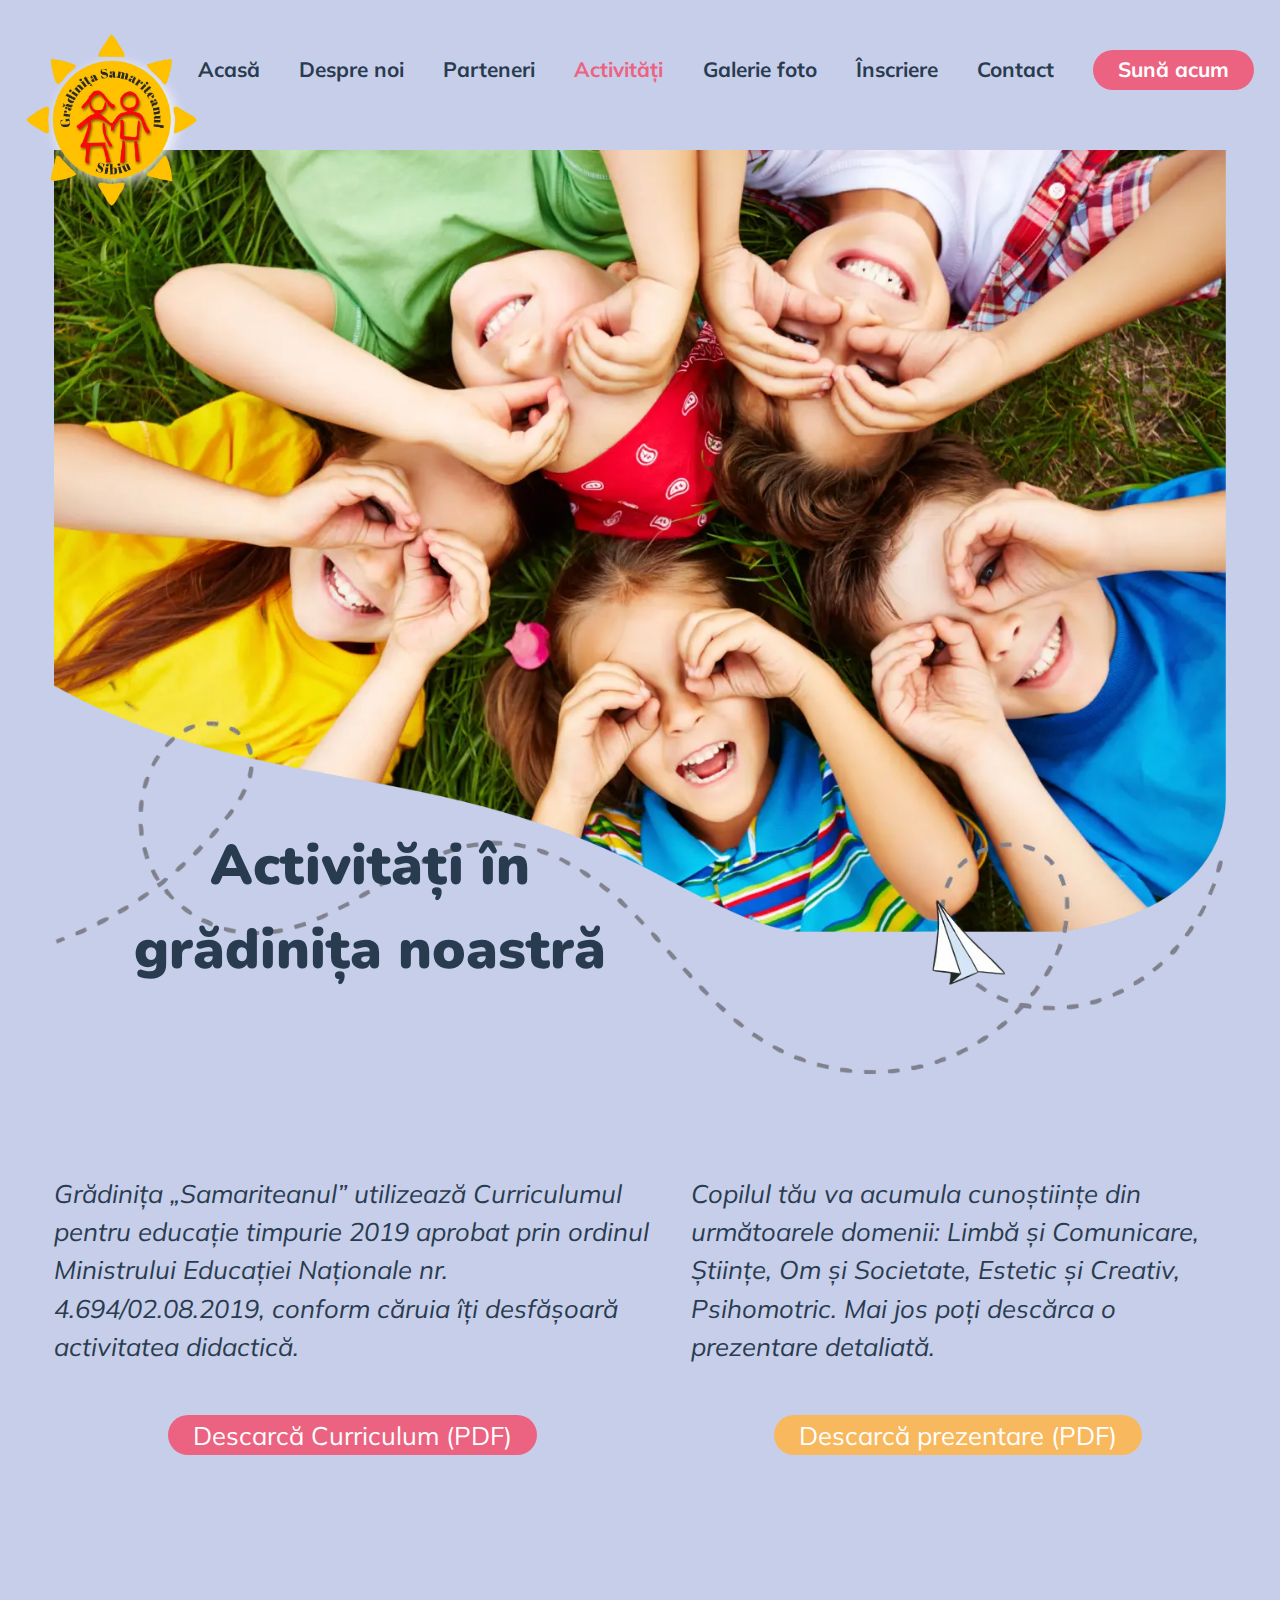
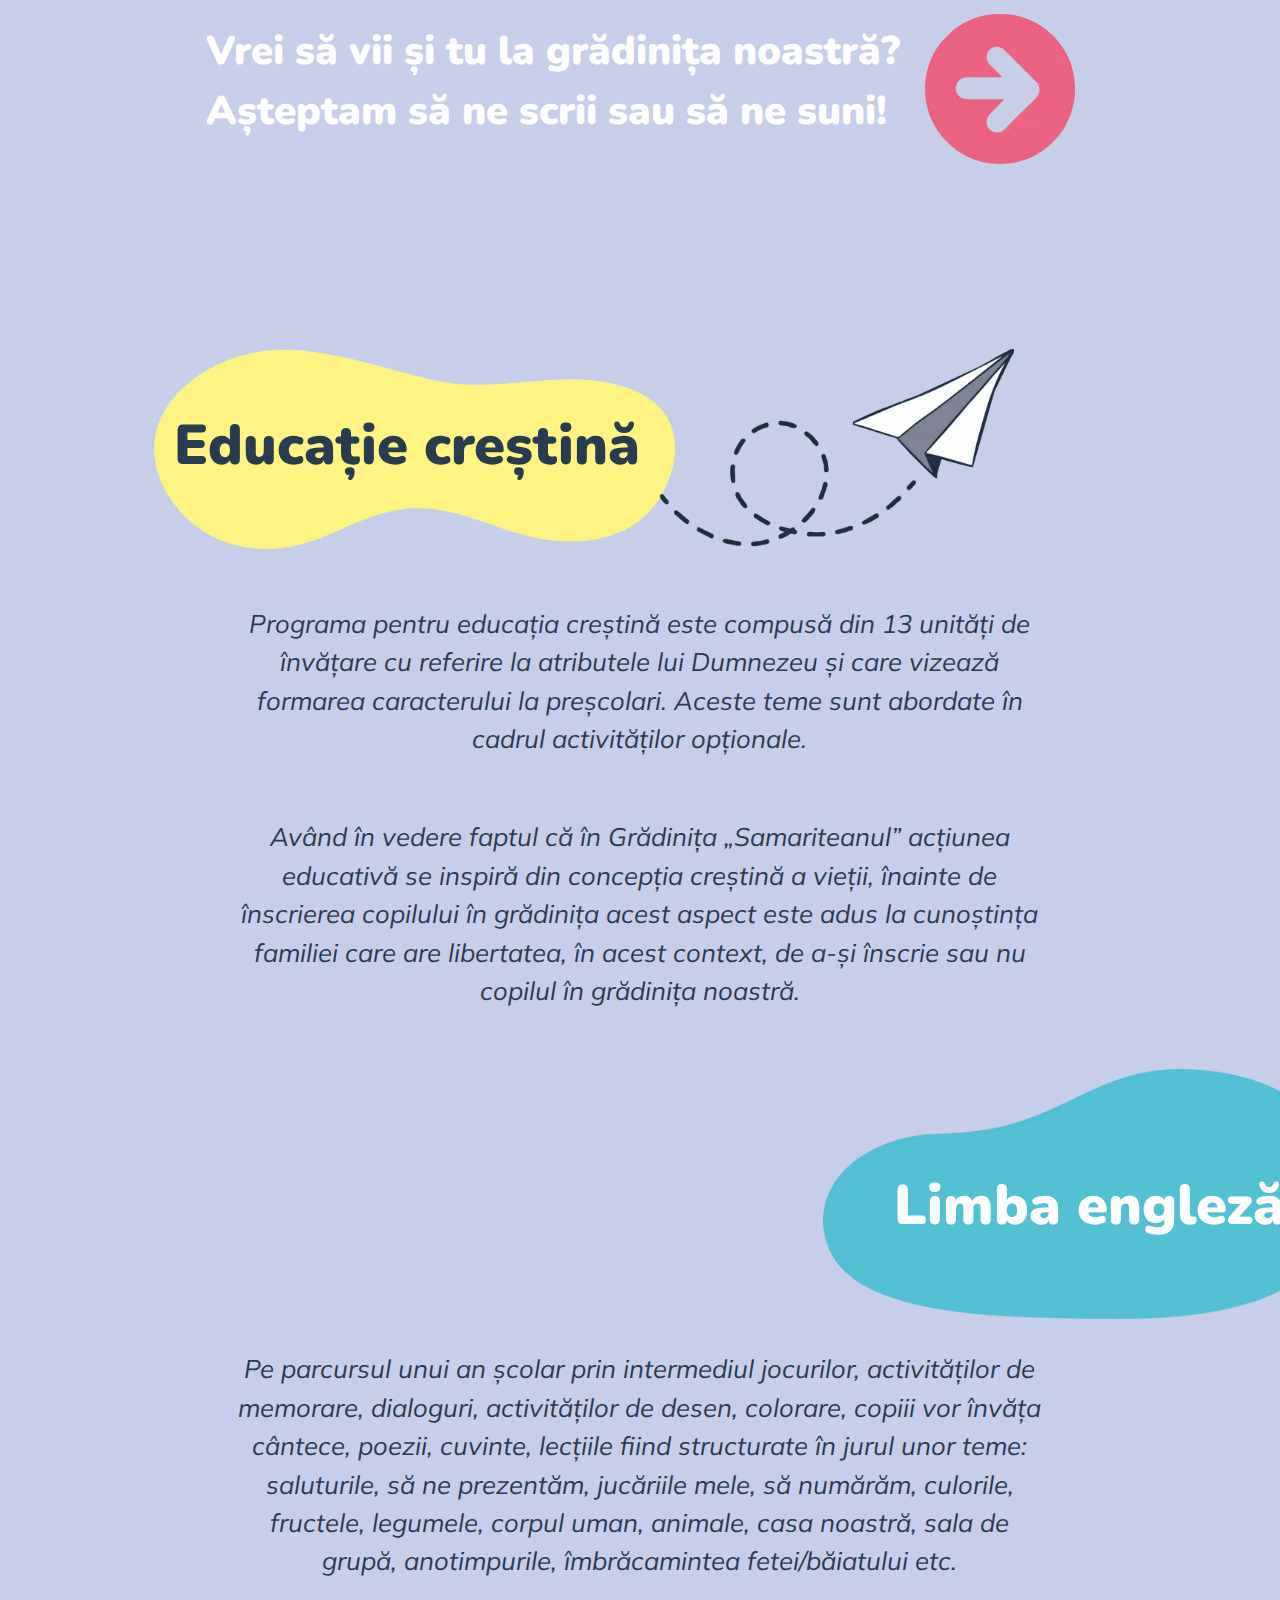
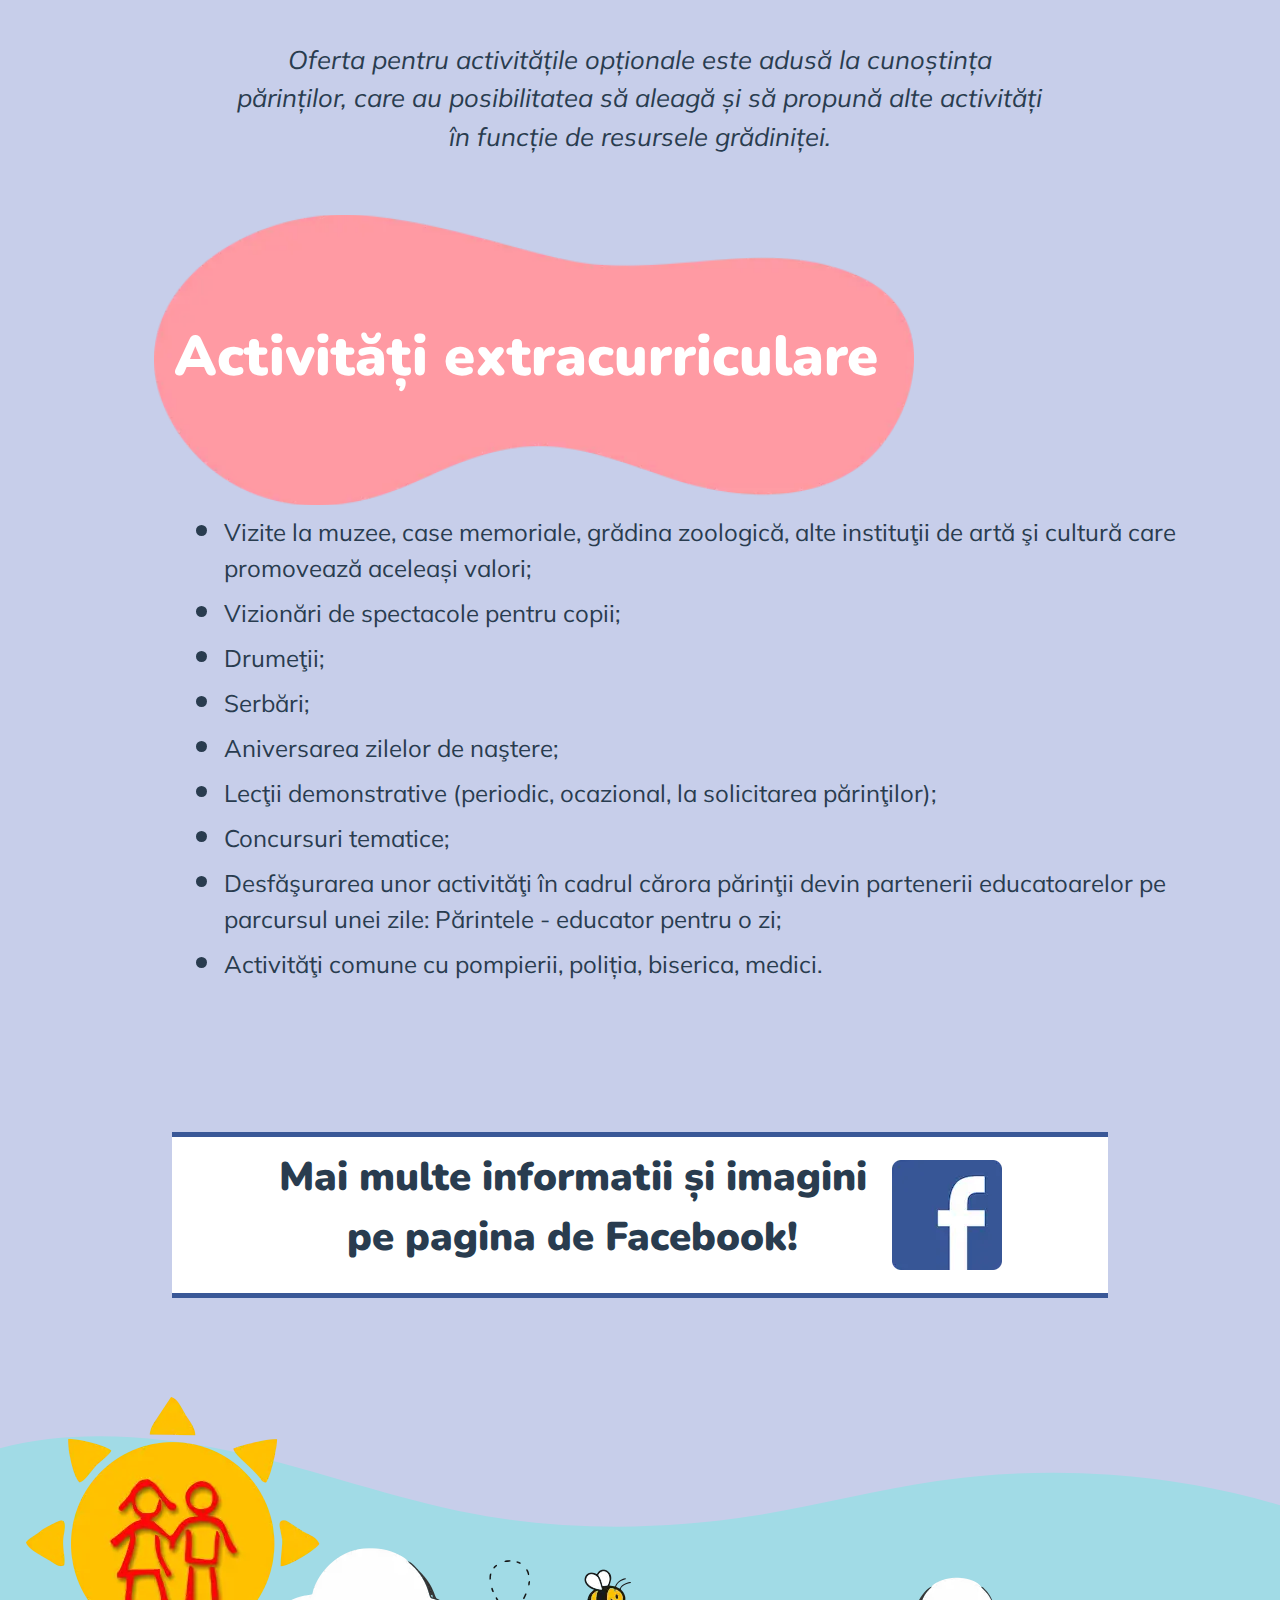
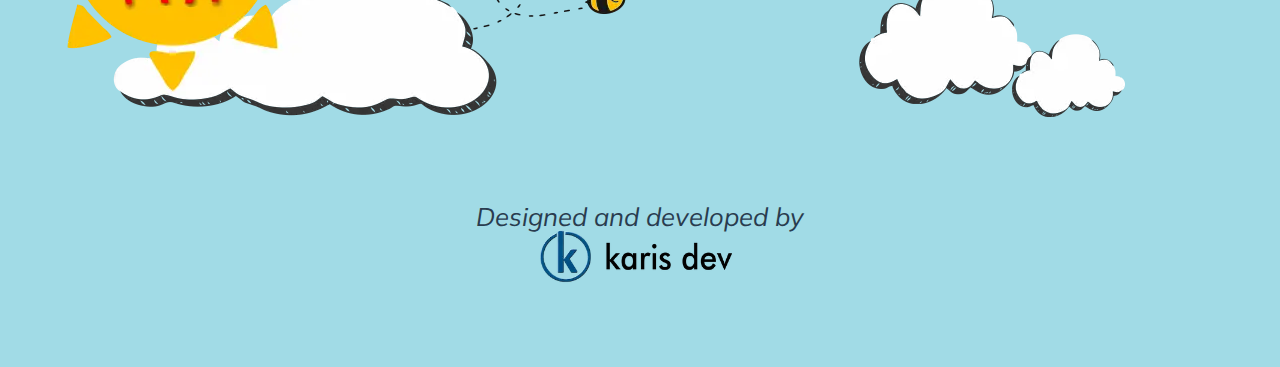
<file: activitati.html>
<!DOCTYPE html>
<html lang="en">
    <head>
        <meta charset="UTF-8" />
        <meta name="viewport" content="width=device-width, initial-scale=1.0" />
        <title>Grădinița Samariteanul Sibiu</title>

        <!-- redirectionare de pe desktop pe mobil -->
        <script>
            if (screen.width < 1000) {
                window.location = './mobile/activitati.html';
            }
        </script>

        <!-- favicon -->
        <link rel="icon" href="/favicon.ico" />

        <!-- fonts -->
        <link rel="preconnect" href="https://fonts.googleapis.com" />
        <link rel="preconnect" href="https://fonts.gstatic.com" crossorigin />
        <link href="https://fonts.googleapis.com/css2?family=Mulish:ital,wght@0,200..1000;1,200..1000&family=Nunito:ital,wght@0,200..1000;1,200..1000&display=swap" rel="stylesheet" />

        <!-- css -->
        <link rel="stylesheet" href="css/style.css" />

        <!-- js -->
        <script src="https://code.jquery.com/jquery-3.7.1.min.js" integrity="sha256-/JqT3SQfawRcv/BIHPThkBvs0OEvtFFmqPF/lYI/Cxo=" crossorigin="anonymous"></script>
        <script src="js/scripts.js" defer></script>
    </head>
    <!-- stiluri proprii paginii, adaptari -->
    <style>
        .container > p {
            width: 70%;
            margin: 30px auto;
            margin-bottom: 60px;
        }
    </style>
    <body>
        <!-- animated logo -->
        <header class="lightpurple">
            <nav class="container">
                <div class="logo-container">
                    <img src="img/logo.webp" width="118.33" id="logo" alt="logo gradinita samariteanul" />
                    <img width="170.66" src="img/logo_rays.webp" id="rays" alt="logo sun rays" />
                </div>
                <div class="navbar mulish-bold">
                    <a href="index.html">Acasă</a>
                    <a href="despre-noi.html">Despre noi</a>
                    <a href="parteneri.html">Parteneri</a>
                    <a class="current" href="activitati.html">Activități</a>
                    <a href="galerie-foto.html">Galerie foto</a>
                    <a href="inscriere.html">Înscriere</a>
                    <a href="contact.html">Contact</a>
                    <a href="tel:0744-198-183" class="button pink">Sună acum</a>
                </div>
            </nav>
        </header>
        <div class="thin-header mulish-bold">
            <div class="container">
                <div class="navbar">
                    <img src="img/logo.webp" width="40" />
                    <a href="index.html">Acasă</a>
                    <a href="despre-noi.html">Despre noi</a>
                    <a href="parteneri.html">Parteneri</a>
                    <a class="current" href="activitati.html">Activități</a>
                    <a href="galerie-foto.html">Galerie foto</a>
                    <a href="inscriere.html">Înscriere</a>
                    <a href="contact.html">Contact</a>
                    <a href="tel:0744-198-183" class="button pink">Sună acum</a>
                </div>
            </div>
        </div>
        <section class="lightpurple">
            <div class="hero container">
                <img id="heroIndex" src="img/hero_activitati.webp" alt="happy children" />
                <h2 class="center" style="position: absolute; left: 80px; bottom: 150px">Activități în <br />grădinița noastră</h2>
            </div>

            <div class="container center">
                <div class="flex-group">
                    <div>
                        <p class="left">Grădinița „Samariteanul” utilizează Curriculumul pentru educație timpurie 2019 aprobat prin ordinul Ministrului Educației Naționale nr. 4.694/02.08.2019, conform căruia îți desfășoară activitatea didactică.</p>
                        <a href="/pdf/curriculum.pdf" class="button pink">Descarcă Curriculum (PDF)</a>
                    </div>
                    <div>
                        <p class="left">Copilul tău va acumula cunoștiințe din următoarele domenii: Limbă și Comunicare, Științe, Om și Societate, Estetic și Creativ, Psihomotric. Mai jos poți descărca o prezentare detaliată.</p>
                        <a href="/pdf/activitati.pdf" class="button orange">Descarcă prezentare (PDF)</a>
                    </div>
                </div>
                <div class="flex-group" id="contact-banner">
                    <h3 class="light left">
                        Vrei să vii și tu la grădinița noastră?
                        <br />
                        Așteptam să ne scrii sau să ne suni!
                    </h3>
                    <a href="./contact.html"><img src="img/icon-arrow_right.webp" alt="right arrow" /></a>
                </div>
                <div id="educatie">
                    <h2 class="left">Educație creștină</h2>
                </div>
                <p>Programa pentru educația creștină este compusă din 13 unități de învățare cu referire la atributele lui Dumnezeu și care vizează formarea caracterului la preșcolari. Aceste teme sunt abordate în cadrul activităților opționale.</p>
                <p>
                    Având în vedere faptul că în Grădinița „Samariteanul” acțiunea educativă se inspiră din concepția creștină a vieții, înainte de înscrierea copilului în grădinița acest aspect este adus la cunoștința familiei care are libertatea,
                    în acest context, de a-și înscrie sau nu copilul în grădinița noastră.
                </p>
                <div id="limbi">
                    <h2 class="light">Limba engleză</h2>
                </div>
                <p>
                    Pe parcursul unui an școlar prin intermediul jocurilor, activităților de memorare, dialoguri, activităților de desen, colorare, copiii vor învăța cântece, poezii, cuvinte, lecțiile fiind structurate în jurul unor teme: saluturile,
                    să ne prezentăm, jucăriile mele, să numărăm, culorile, fructele, legumele, corpul uman, animale, casa noastră, sala de grupă, anotimpurile, îmbrăcamintea fetei/băiatului etc.
                </p>
                <p>Oferta pentru activitățile opționale este adusă la cunoștința părinților, care au posibilitatea să aleagă și să propună alte activități în funcție de resursele grădiniței.</p>
                <div id="extra">
                    <h2 class="light left">Activități extracurriculare</h2>
                </div>
                <ul class="doc-list no-color">
                    <li>Vizite la muzee, case memoriale, grădina zoologică, alte instituţii de artă şi cultură care promovează aceleași valori;</li>
                    <li>Vizionări de spectacole pentru copii;</li>
                    <li>Drumeţii;</li>
                    <li>Serbări;</li>
                    <li>Aniversarea zilelor de naştere;</li>
                    <li>Lecţii demonstrative (periodic, ocazional, la solicitarea părinţilor);</li>
                    <li>Concursuri tematice;</li>
                    <li>Desfăşurarea unor activităţi în cadrul cărora părinţii devin partenerii educatoarelor pe parcursul unei zile: Părintele - educator pentru o zi;</li>
                    <li>Activităţi comune cu pompierii, poliția, biserica, medici.</li>
                </ul>
                <div id="contact-banner" style="border-top: 5px solid #3a5897; border-bottom: 5px solid #3a5897; background-color: #fff">
                    <h3>
                        Mai multe informatii și imagini
                        <br />
                        pe pagina de Facebook!
                    </h3>
                    <a href="https://www.facebook.com/gradinita.samariteanul" target="_blank"><img src="../img/icon_fb_big.webp" alt="icon facebook" /></a>
                </div>
            </div>

            <div style="height: 50px"></div>
            <div class="contact-footer-separator">
                <svg data-name="Layer 1" xmlns="http://www.w3.org/2000/svg" viewBox="0 0 1200 120" preserveAspectRatio="none">
                    <path d="M321.39,56.44c58-10.79,114.16-30.13,172-41.86,82.39-16.72,168.19-17.73,250.45-.39C823.78,31,906.67,72,985.66,92.83c70.05,18.48,146.53,26.09,214.34,3V0H0V27.35A600.21,600.21,0,0,0,321.39,56.44Z" class="shape-fill"></path>
                </svg>
            </div>
        </section>
        <footer>
            <div class="container center" id="footer-container">
                <img src="img/bg_footer.webp" alt="footer images" />
                <div class="credits">
                    <p>Designed and developed by</p>
                    <br /><br /><br />
                    <a href="http://karisdev.ro"><img src="img/logo_karis.webp" height="60" alt="logo karis dev" /></a>
                </div>
            </div>
        </footer>
    </body>
</html>
</file>
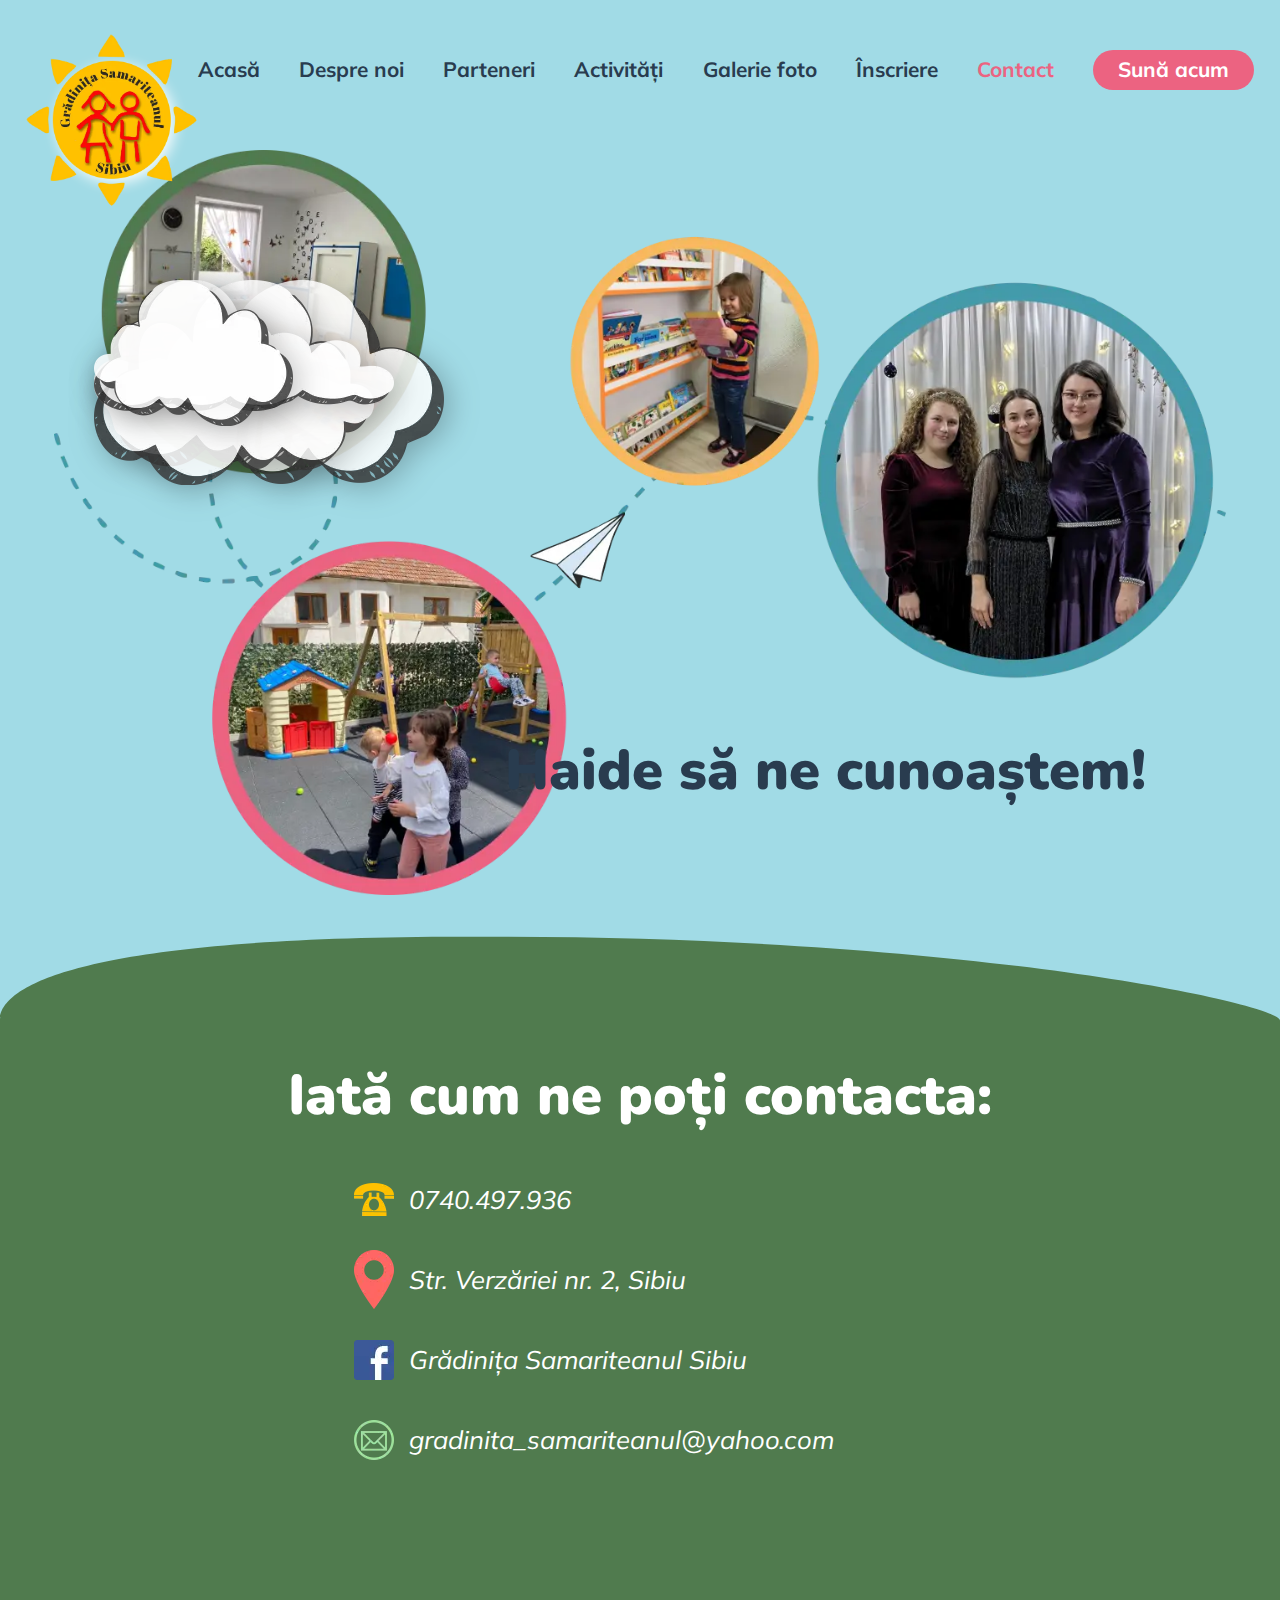
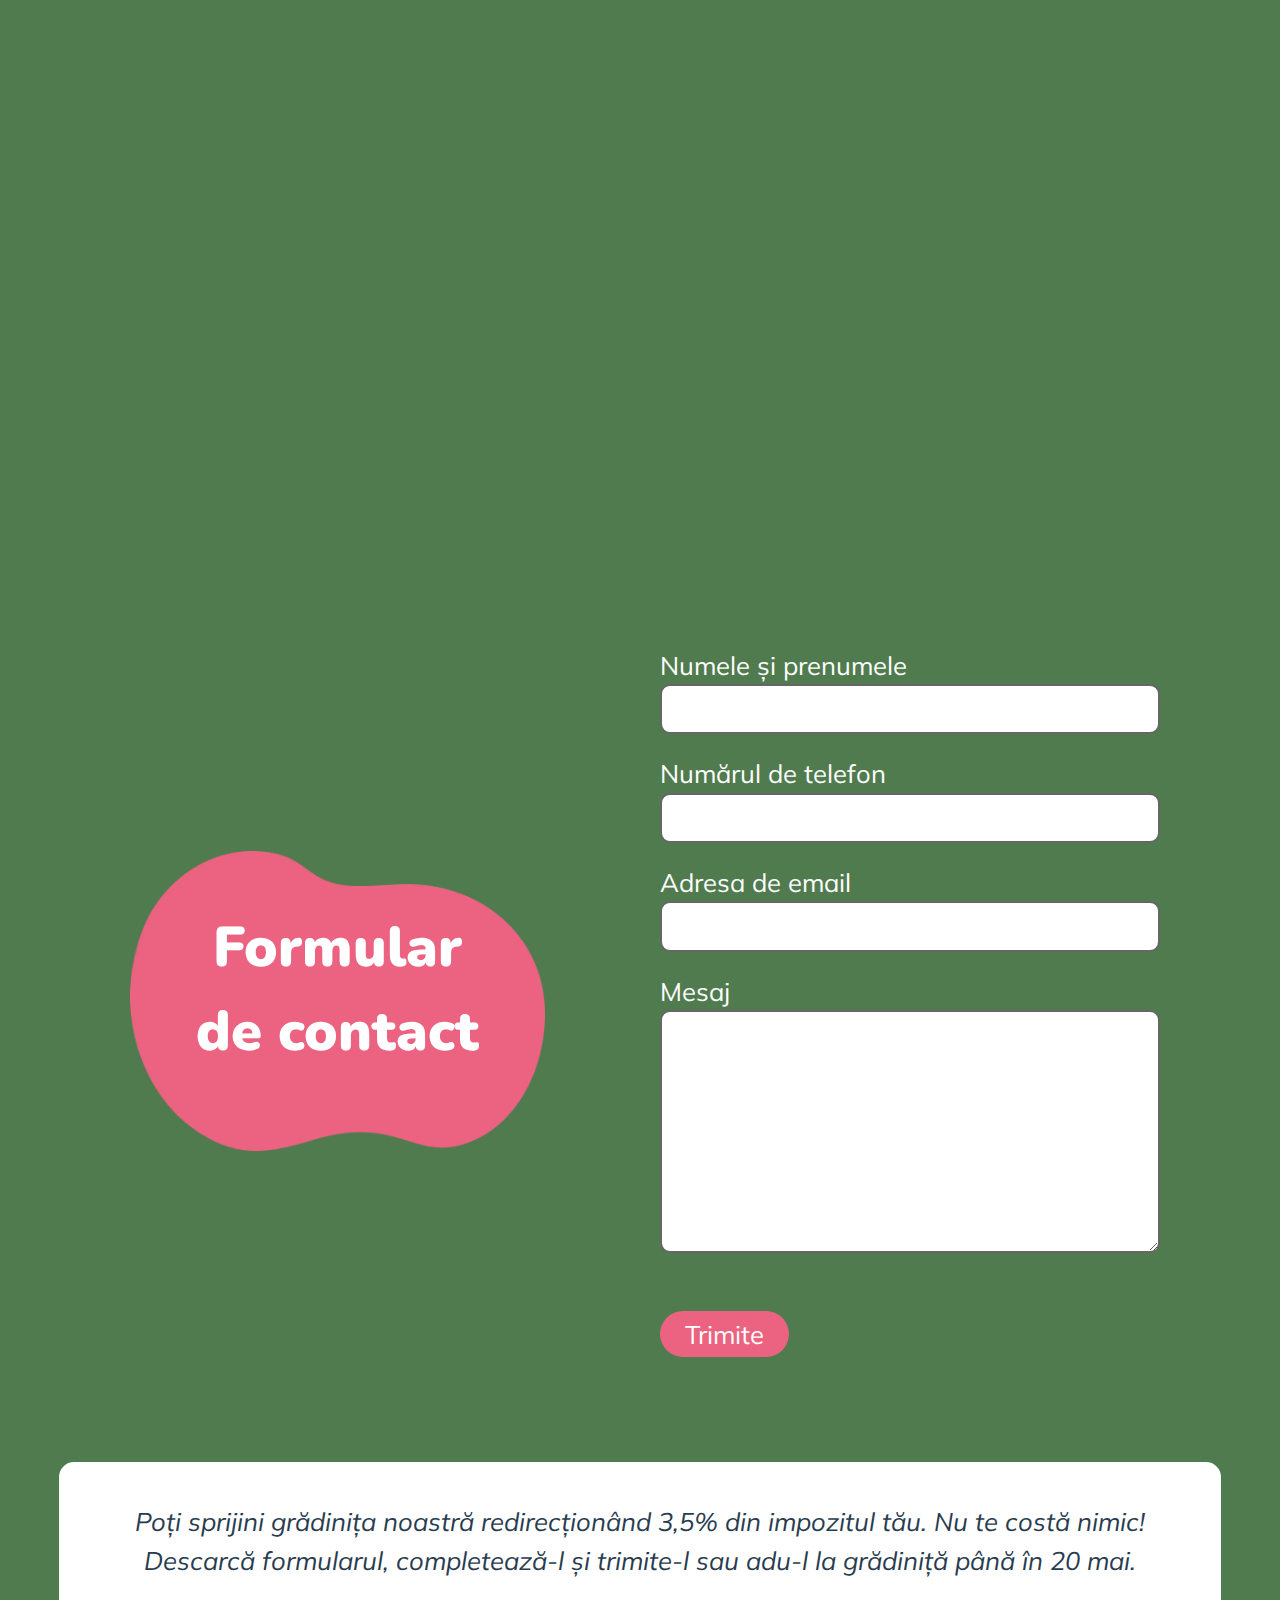
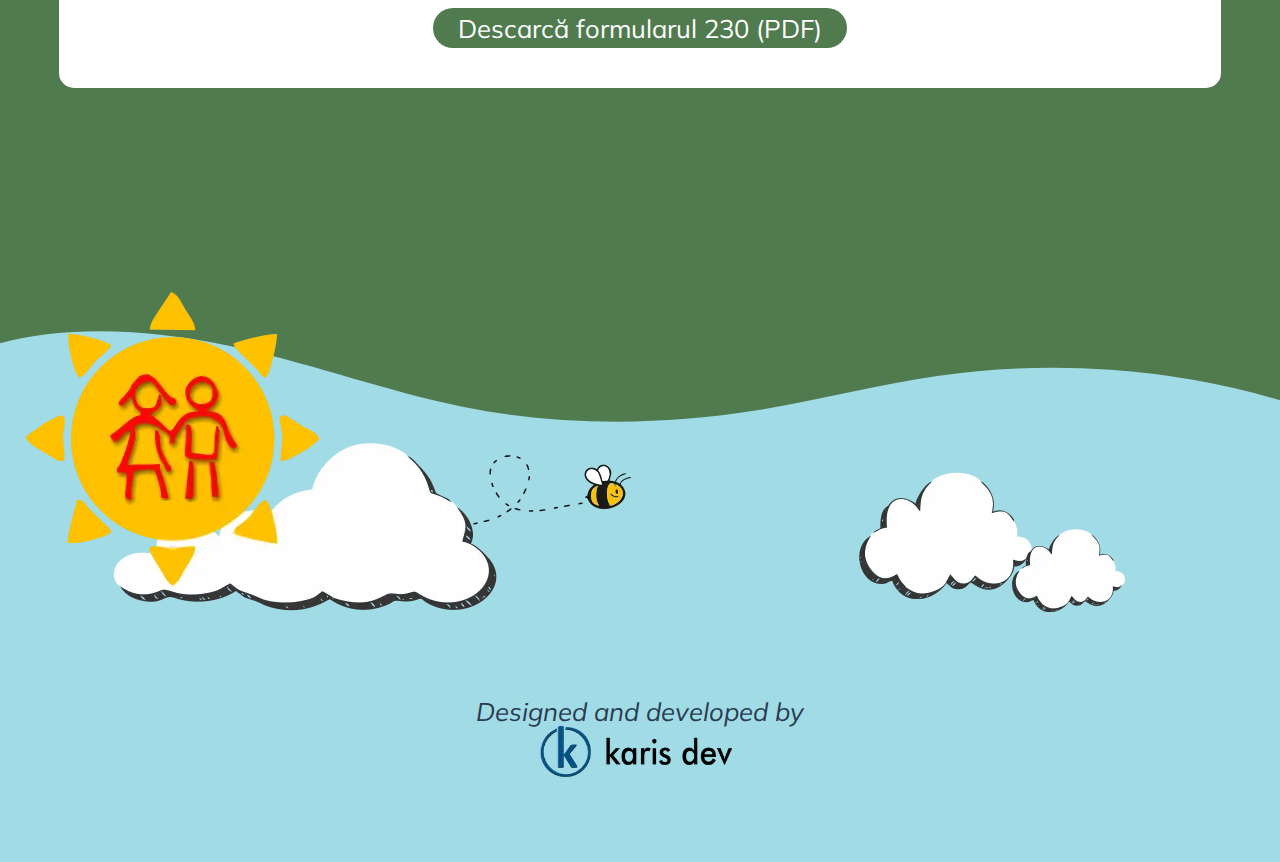
<file: contact.html>
<!DOCTYPE html>
<html lang="en">
    <head>
        <meta charset="UTF-8" />
        <meta name="viewport" content="width=device-width, initial-scale=1.0" />
        <title>Grădinița Samariteanul Sibiu</title>

        <!-- redirectionare de pe desktop pe mobil -->
        <script>
            if (screen.width < 1000) {
                window.location = './mobile/contact.html';
            }
        </script>

        <!-- favicon -->
        <link rel="icon" href="/favicon.ico" />

        <!-- fonts -->
        <link rel="preconnect" href="https://fonts.googleapis.com" />
        <link rel="preconnect" href="https://fonts.gstatic.com" crossorigin />
        <link href="https://fonts.googleapis.com/css2?family=Mulish:ital,wght@0,200..1000;1,200..1000&family=Nunito:ital,wght@0,200..1000;1,200..1000&display=swap" rel="stylesheet" />

        <!-- css -->
        <link rel="stylesheet" href="css/style.css" />

        <!-- js -->
        <script src="https://code.jquery.com/jquery-3.7.1.min.js" integrity="sha256-/JqT3SQfawRcv/BIHPThkBvs0OEvtFFmqPF/lYI/Cxo=" crossorigin="anonymous"></script>
        <script src="js/scripts.js" defer></script>
    </head>
    <!-- stiluri proprii paginii, adaptari -->
    <style>
        .container > p {
            width: 70%;
            margin: 30px auto;
            margin-bottom: 60px;
        }
    </style>
    <body>
        <!-- animated logo -->
        <header class="lightblue">
            <nav class="container">
                <div class="logo-container">
                    <img src="img/logo.webp" width="118.33" id="logo" alt="logo gradinita samariteanul" />
                    <img width="170.66" src="img/logo_rays.webp" id="rays" alt="logo sun rays" />
                </div>
                <div class="navbar mulish-bold">
                    <a href="index.html">Acasă</a>
                    <a href="despre-noi.html">Despre noi</a>
                    <a href="parteneri.html">Parteneri</a>
                    <a href="activitati.html">Activități</a>
                    <a href="galerie-foto.html">Galerie foto</a>
                    <a href="inscriere.html">Înscriere</a>
                    <a class="current" href="contact.html">Contact</a>
                    <a href="tel:0744-198-183" class="button pink">Sună acum</a>
                </div>
            </nav>
        </header>
        <div class="thin-header mulish-bold">
            <div class="container">
                <div class="navbar">
                    <img src="img/logo.webp" width="40" />
                    <a href="index.html">Acasă</a>
                    <a href="despre-noi.html">Despre noi</a>
                    <a href="parteneri.html">Parteneri</a>
                    <a href="activitati.html">Activități</a>
                    <a href="galerie-foto.html">Galerie foto</a>
                    <a href="inscriere.html">Înscriere</a>
                    <a class="current" href="contact.html">Contact</a>
                    <a href="tel:0744-198-183" class="button pink">Sună acum</a>
                </div>
            </div>
        </div>
        <section class="lightblue">
            <div class="hero container">
                <img id="heroIndex" src="img/hero_contact.webp" alt="happy children laying in the grass" />
                <h2 style="position: absolute; right: 80px; bottom: 150px">Haide să ne cunoaștem!</h2>
                <img class="clouds" src="img/cloud1.webp" alt="clouds" id="cloud1" />
                <img class="clouds" src="img/cloud2.webp" alt="clouds" id="cloud2" />
                <img class="clouds" src="img/cloud4.webp" alt="clouds" id="cloud4" />
                <img class="clouds" src="img/cloud5.webp" alt="clouds" id="cloud5" />
            </div>
            <div class="hero-contact-separator">
                <svg data-name="Layer 1" xmlns="http://www.w3.org/2000/svg" viewBox="0 0 1200 120" preserveAspectRatio="none">
                    <path d="M0,0V6c0,21.6,291,111.46,741,110.26,445.39,3.6,459-88.3,459-110.26V0Z" class="shape-fill"></path>
                </svg>
            </div>
        </section>

        <section class="darkgreen">
            <div class="container center">
                <h2 class="center light">Iată cum ne poți contacta:</h2>
                <div id="contact-info">
                    <div class="row">
                        <img src="img/icon_phone.webp" alt="icon phone" />
                        <p>0740.497.936</p>
                    </div>
                    <div class="row">
                        <img src="img/icon_location.webp" alt="icon location" />
                        <p>Str. Verzăriei nr. 2, Sibiu</p>
                    </div>
                    <div class="row">
                        <img src="img/icon_fb.webp" alt="icon fb" />
                        <p>Grădinița Samariteanul Sibiu</p>
                    </div>
                    <div class="row">
                        <img src="img/icon_email.webp" alt="icon email" />
                        <p>gradinita_samariteanul@yahoo.com</p>
                    </div>
                </div>
                <iframe
                    src="https://www.google.com/maps/embed?pb=!1m18!1m12!1m3!1d2781.8883738458862!2d24.1241159123824!3d45.79346401128808!2m3!1f0!2f0!3f0!3m2!1i1024!2i768!4f13.1!3m3!1m2!1s0x474c67f136c6ab97%3A0x8f685cb19686a615!2sGr%C8%A7dinita%20%22Samariteanul%22!5e0!3m2!1sen!2sro!4v1716391960425!5m2!1sen!2sro"
                    width="80%"
                    height="550"
                    style="border: 0; margin: 60px auto"
                    allowfullscreen=""
                    loading="lazy"
                    referrerpolicy="no-referrer-when-downgrade">
                </iframe>

                <div style="height: 100px"></div>

                <div class="flex-group" id="contact-container">
                    <div id="contact-title">
                        <h2 class="light">Formular <br />de contact</h2>
                    </div>
                    <div class="right" id="contact-form">
                        <form>
                            <label for="nume">Numele și prenumele </label>
                            <input type="text" name="nume" id="nume" />
                            <label for="telefon">Numărul de telefon</label>
                            <input type="text" name="telefon" id="telefon" />
                            <label for="email">Adresa de email</label>
                            <input type="text" name="email" id="email" />
                            <label for="mesaj">Mesaj</label>
                            <textarea name="mesaj" id="mesaj" rows="6"></textarea>
                            <br />
                            <a id="contactButton" href="javascript:;" onclick="sendForm(this);" class="button pink">Trimite<img src="img/spinner.gif" alt="loading spinner" /></a>
                        </form>
                        <div id="msg"></div>
                    </div>
                </div>

                <div style="height: 100px"></div>

                <div class="form230">
                    <p>Poți sprijini grădinița noastră redirecționând 3,5% din impozitul tău. Nu te costă nimic! Descarcă formularul, completează-l și trimite-l sau adu-l la grădiniță până în 20 mai.</p>
                    <a href="/pdf/230.pdf" class="button darkgreen">Descarcă formularul 230 (PDF)</a>
                </div>
            </div>
            <div style="height: 100px"></div>
            <div class="contact-footer-separator">
                <svg data-name="Layer 1" xmlns="http://www.w3.org/2000/svg" viewBox="0 0 1200 120" preserveAspectRatio="none">
                    <path d="M321.39,56.44c58-10.79,114.16-30.13,172-41.86,82.39-16.72,168.19-17.73,250.45-.39C823.78,31,906.67,72,985.66,92.83c70.05,18.48,146.53,26.09,214.34,3V0H0V27.35A600.21,600.21,0,0,0,321.39,56.44Z" class="shape-fill"></path>
                </svg>
            </div>
        </section>
        <footer>
            <div class="container center" id="footer-container">
                <img src="img/bg_footer.webp" alt="footer images" />
                <div class="credits">
                    <p>Designed and developed by</p>
                    <br /><br /><br />
                    <a href="http://karisdev.ro"><img src="img/logo_karis.webp" height="60" alt="logo karis dev" /></a>
                </div>
            </div>
        </footer>
        <script></script>
    </body>
</html>
</file>
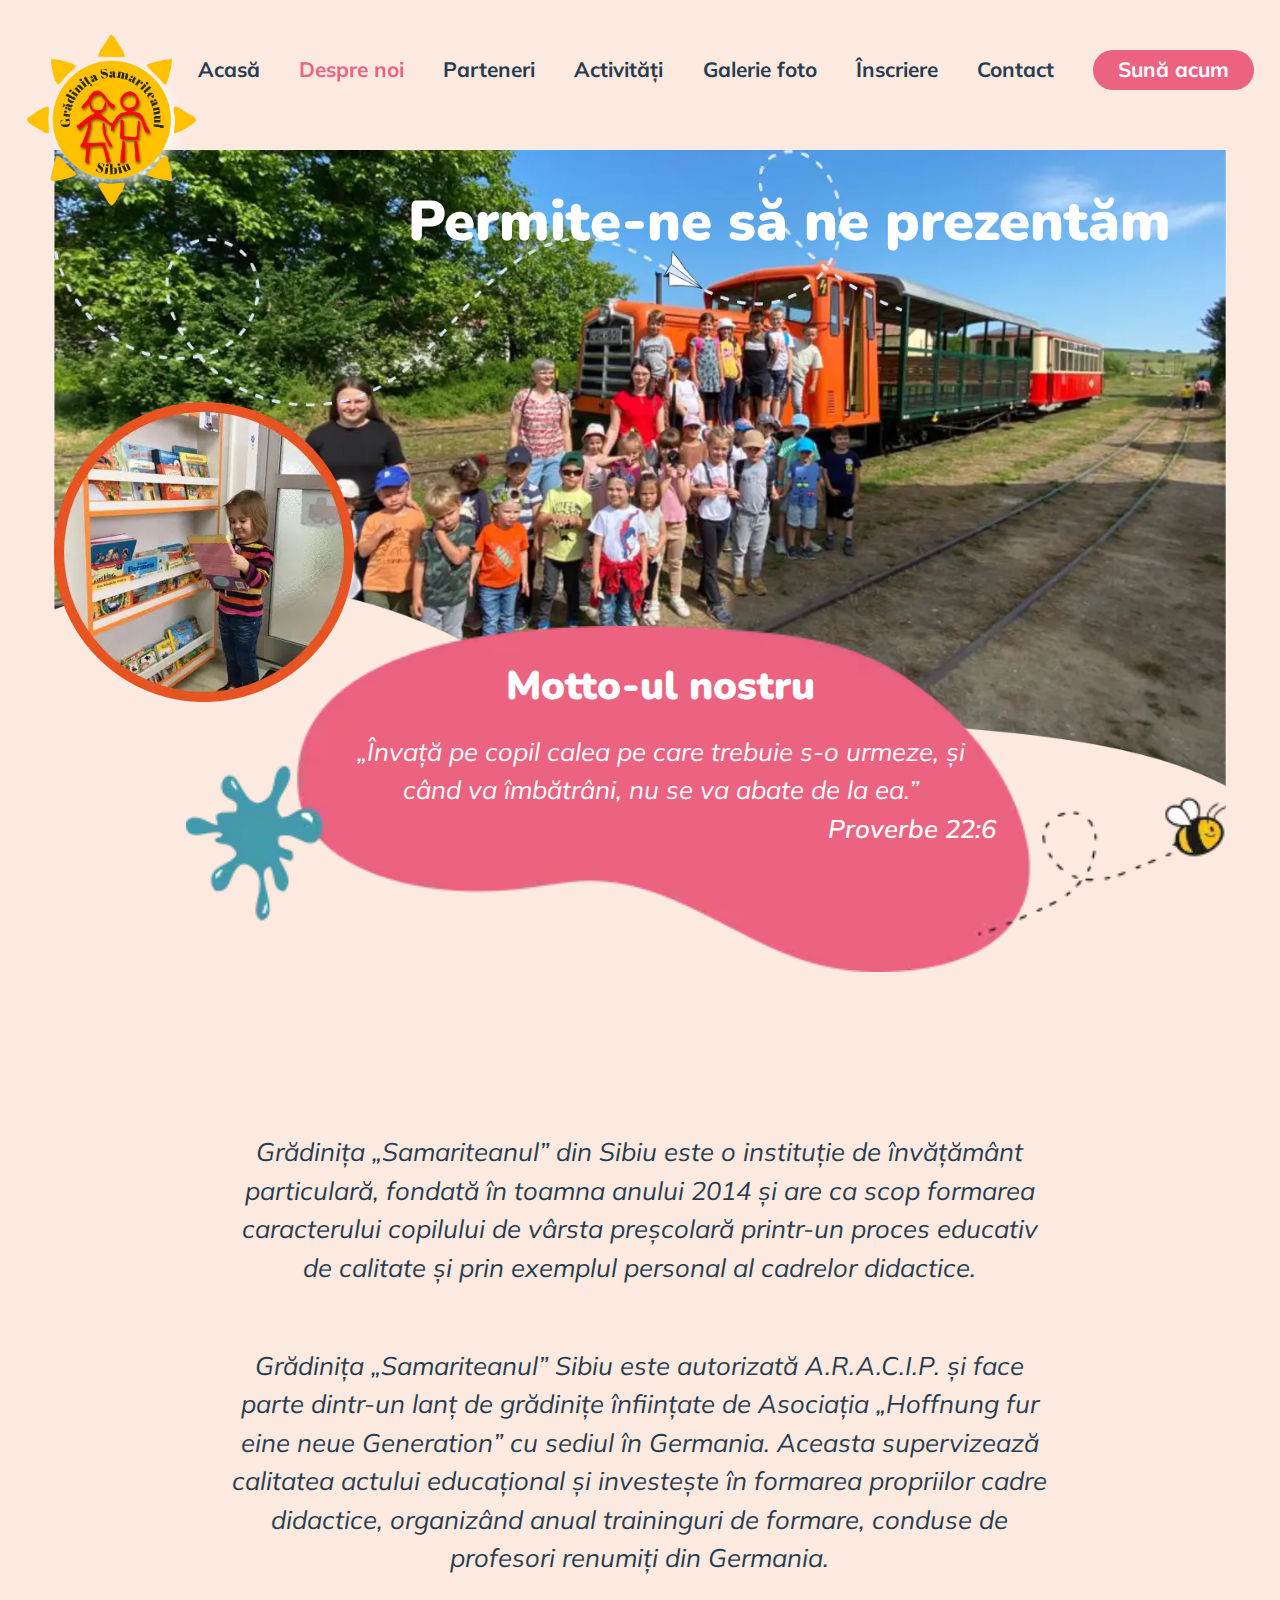
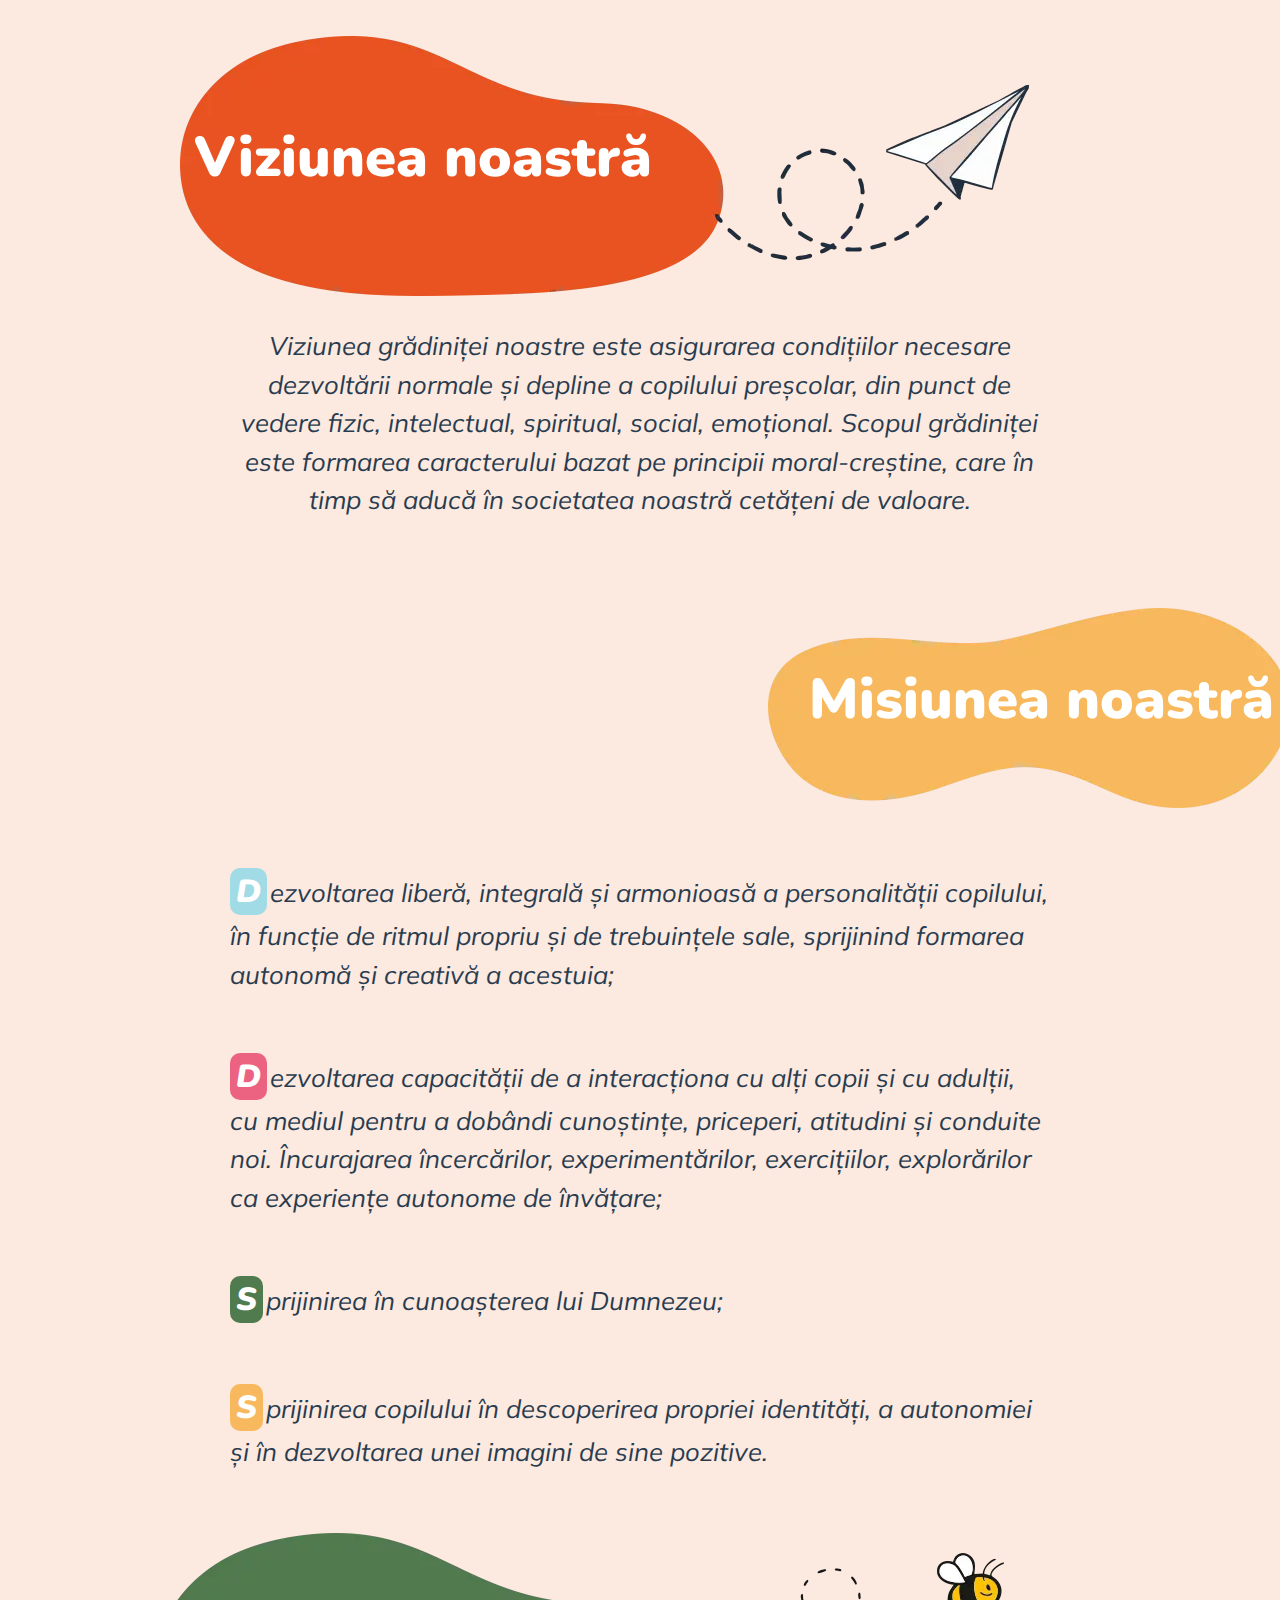
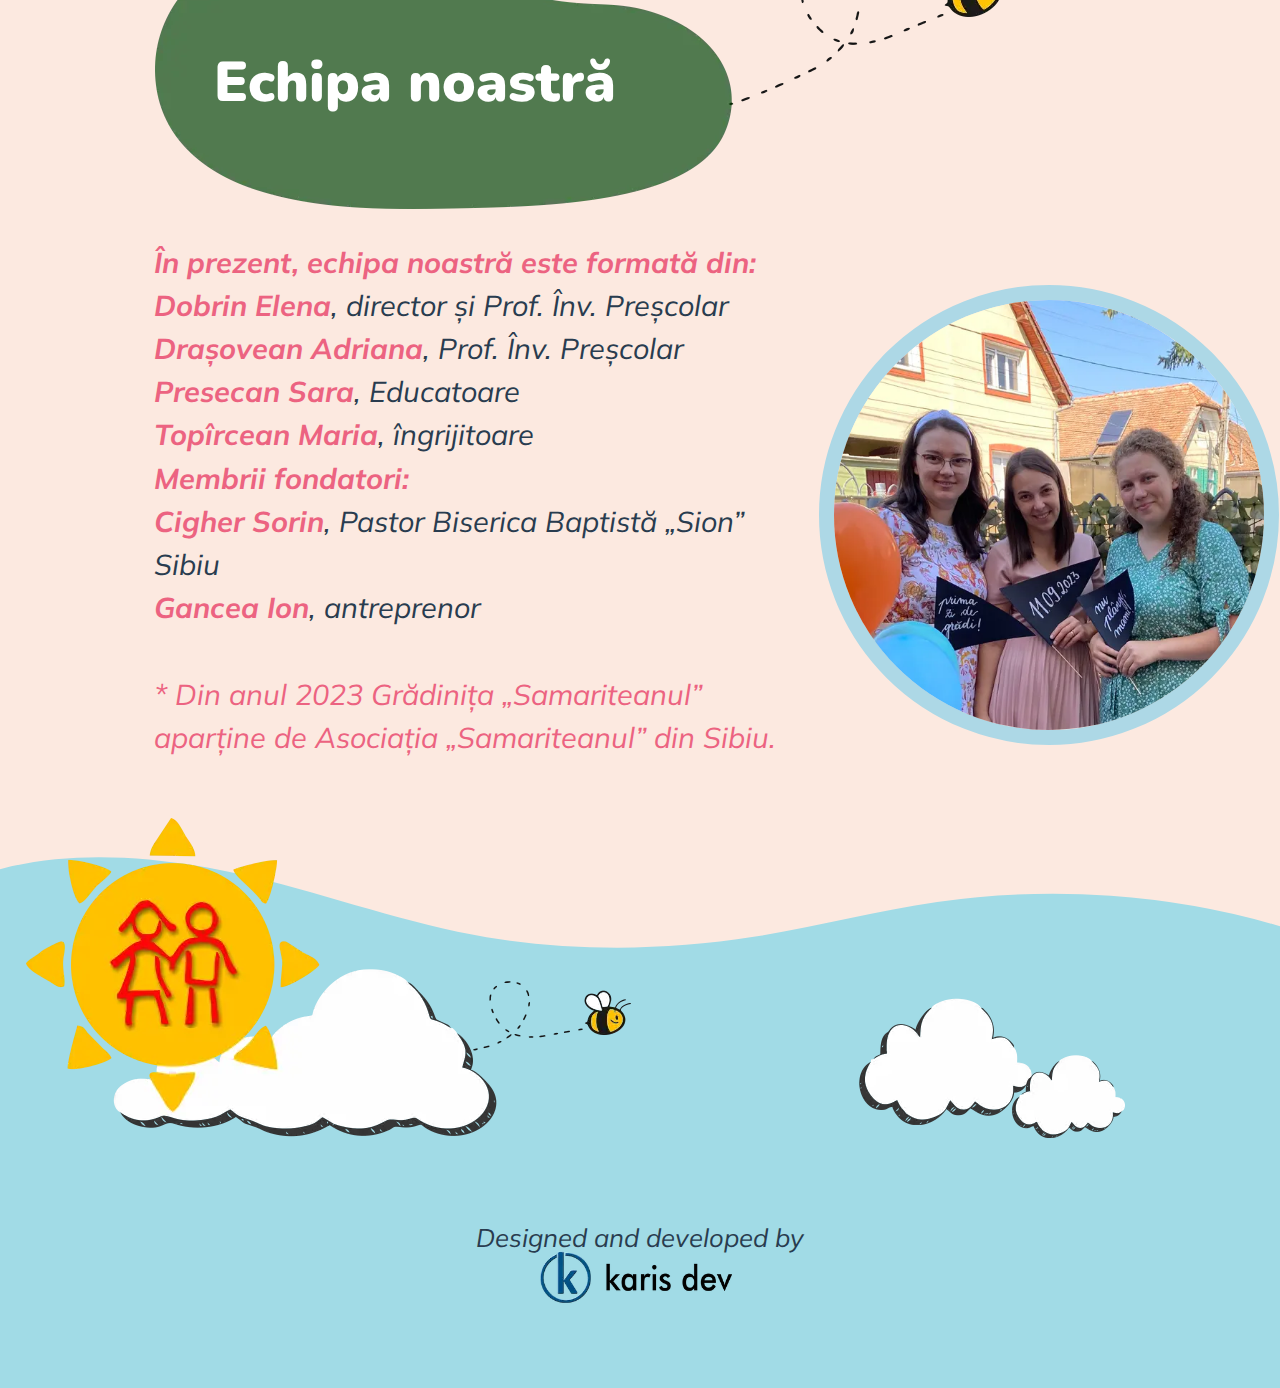
<file: despre-noi.html>
<!DOCTYPE html>
<html lang="en">
    <head>
        <meta charset="UTF-8" />
        <meta name="viewport" content="width=device-width, initial-scale=1.0" />
        <title>Grădinița Samariteanul Sibiu</title>

        <!-- favicon -->
        <link rel="icon" href="/favicon.ico" />

        <!-- fonts -->
        <link rel="preconnect" href="https://fonts.googleapis.com" />
        <link rel="preconnect" href="https://fonts.gstatic.com" crossorigin />
        <link href="https://fonts.googleapis.com/css2?family=Mulish:ital,wght@0,200..1000;1,200..1000&family=Nunito:ital,wght@0,200..1000;1,200..1000&display=swap" rel="stylesheet" />

        <!-- css -->
        <link rel="stylesheet" href="css/style.css" />

        <!-- js -->
        <script src="https://code.jquery.com/jquery-3.7.1.min.js" integrity="sha256-/JqT3SQfawRcv/BIHPThkBvs0OEvtFFmqPF/lYI/Cxo=" crossorigin="anonymous"></script>
        <script src="js/scripts.js" defer></script>
    </head>
    <!-- stiluri proprii paginii, adaptari -->
    <style>
        .motto {
            float: right;
            position: relative;
            z-index: 20;
            margin-bottom: -170px;
        }
        .container > p {
            width: 70%;
            margin: 30px auto;
            margin-bottom: 60px;
        }
        #mainContainer {
            margin-top: -160px;
        }
    </style>
    <body>
        <!-- animated logo -->
        <header class="cream">
            <nav class="container">
                <div class="logo-container">
                    <img src="img/logo.webp" width="118.33" id="logo" alt="logo gradinita samariteanul" />
                    <img width="170.66" src="img/logo_rays.webp" id="rays" alt="logo sun rays" />
                </div>
                <div class="navbar mulish-bold">
                    <a href="index.html">Acasă</a>
                    <a class="current" href="#">Despre noi</a>
                    <a href="parteneri.html">Parteneri</a>
                    <a href="activitati.html">Activități</a>
                    <a href="galerie-foto.html">Galerie foto</a>
                    <a href="inscriere.html">Înscriere</a>
                    <a href="contact.html">Contact</a>
                    <a href="tel:0744-198-183" class="button pink">Sună acum</a>
                </div>
            </nav>
        </header>
        <div class="thin-header mulish-bold">
            <div class="container">
                <div class="navbar">
                    <img src="img/logo.webp" width="40" />
                    <a href="index.html">Acasă</a>
                    <a class="current" href="#">Despre noi</a>
                    <a href="parteneri.html">Parteneri</a>
                    <a href="activitati.html">Activități</a>
                    <a href="galerie-foto.html">Galerie foto</a>
                    <a href="inscriere.html">Înscriere</a>
                    <a href="contact.html">Contact</a>
                    <a href="tel:0744-198-183" class="button pink">Sună acum</a>
                </div>
            </div>
        </div>
        <section class="cream">
            <div class="hero container">
                <img id="heroIndex" src="img/hero_desprenoi.webp" alt="happy children with train" />
                <h2 class="light center" style="position: absolute; right: 55px; top: -70px">Permite-ne să ne prezentăm</h2>
            </div>

            <div class="container center" id="mainContainer">
                <div class="motto">
                    <h3>Motto-ul nostru</h3>
                    <p>„Învață pe copil calea pe care trebuie s-o urmeze, și când va îmbătrâni, nu se va abate de la ea.”</p>
                    <p class="citation">Proverbe 22:6</p>
                </div>
                <img src="img/girl_reading.webp" alt="girl reading in library" id="girl" />
                <p>
                    Grădinița „Samariteanul” din Sibiu este o instituție de învățământ particulară, fondată în toamna anului 2014 și are ca scop formarea caracterului copilului de vârsta preșcolară printr-un proces educativ de calitate și prin
                    exemplul personal al cadrelor didactice.
                </p>

                <p>
                    Grădinița „Samariteanul” Sibiu este autorizată A.R.A.C.I.P. și face parte dintr-un lanț de grădinițe înființate de Asociația „Hoffnung fur eine neue Generation” cu sediul în Germania. Aceasta supervizează calitatea actului
                    educațional și investește în formarea propriilor cadre didactice, organizând anual traininguri de formare, conduse de profesori renumiți din Germania.
                </p>
                <div id="viziune">
                    <h2 class="light left">Viziunea noastră</h2>
                </div>
                <p>
                    Viziunea grădiniței noastre este asigurarea condițiilor necesare dezvoltării normale și depline a copilului preșcolar, din punct de vedere fizic, intelectual, spiritual, social, emoțional. Scopul grădiniței este formarea
                    caracterului bazat pe principii moral-creștine, care în timp să aducă în societatea noastră cetățeni de valoare.
                </p>
                <div id="misiune">
                    <h2 class="light right">Misiunea noastră</h2>
                </div>
                <p class="left">
                    <span class="lightblue capital">D</span>ezvoltarea liberă, integrală și armonioasă a personalității copilului, în funcție de ritmul propriu și de trebuințele sale, sprijinind formarea autonomă și creativă a acestuia;
                </p>
                <p class="left">
                    <span class="pink capital">D</span>ezvoltarea capacității de a interacționa cu alți copii și cu adulții, cu mediul pentru a dobândi cunoștințe, priceperi, atitudini și conduite noi. Încurajarea încercărilor, experimentărilor,
                    exercițiilor, explorărilor ca experiențe autonome de învățare;
                </p>
                <p class="left"><span class="darkgreen capital">S</span>prijinirea în cunoașterea lui Dumnezeu;</p>
                <p class="left"><span class="orange capital">S</span>prijinirea copilului în descoperirea propriei identități, a autonomiei și în dezvoltarea unei imagini de sine pozitive.</p>
                <div id="echipa">
                    <h2 class="light left">Echipa noastră</h2>
                </div>
                <div class="echipa-container container">
                    <p class="left">
                        <strong>În prezent, echipa noastră este formată din:</strong>
                        <br />
                        <strong>Dobrin Elena</strong>, director și Prof. Înv. Preșcolar
                        <br />
                        <strong>Drașovean Adriana</strong>, Prof. Înv. Preșcolar
                        <br />
                        <strong>Presecan Sara</strong>, Educatoare
                        <br />
                        <strong>Topîrcean Maria</strong>, îngrijitoare
                        <br />
                        <strong>Membrii fondatori:</strong>
                        <br />
                        <strong>Cigher Sorin</strong>, Pastor Biserica Baptistă „Sion” Sibiu
                        <br />
                        <strong>Gancea Ion</strong>, antreprenor <br /><br />
                        <span style="color: var(--clr-pink); text-align: left">* Din anul 2023 Grădinița „Samariteanul” aparține de Asociația „Samariteanul” din Sibiu.</span>
                    </p>
                    <img src="img/educatoare2.webp" class="" alt="grupul de educatoare de la gradinita Samariteanul din Sibiu" />
                </div>
            </div>
            <div style="height: 100px"></div>
            <div class="contact-footer-separator">
                <svg data-name="Layer 1" xmlns="http://www.w3.org/2000/svg" viewBox="0 0 1200 120" preserveAspectRatio="none">
                    <path d="M321.39,56.44c58-10.79,114.16-30.13,172-41.86,82.39-16.72,168.19-17.73,250.45-.39C823.78,31,906.67,72,985.66,92.83c70.05,18.48,146.53,26.09,214.34,3V0H0V27.35A600.21,600.21,0,0,0,321.39,56.44Z" class="shape-fill"></path>
                </svg>
            </div>
        </section>
        <footer>
            <div class="container center" id="footer-container">
                <img src="img/bg_footer.webp" alt="footer images" />
                <div class="credits">
                    <p>Designed and developed by</p>
                    <br /><br /><br />
                    <a href="http://karisdev.ro"><img src="img/logo_karis.webp" height="60" alt="logo karis dev" /></a>
                </div>
            </div>
        </footer>
    </body>
</html>
</file>
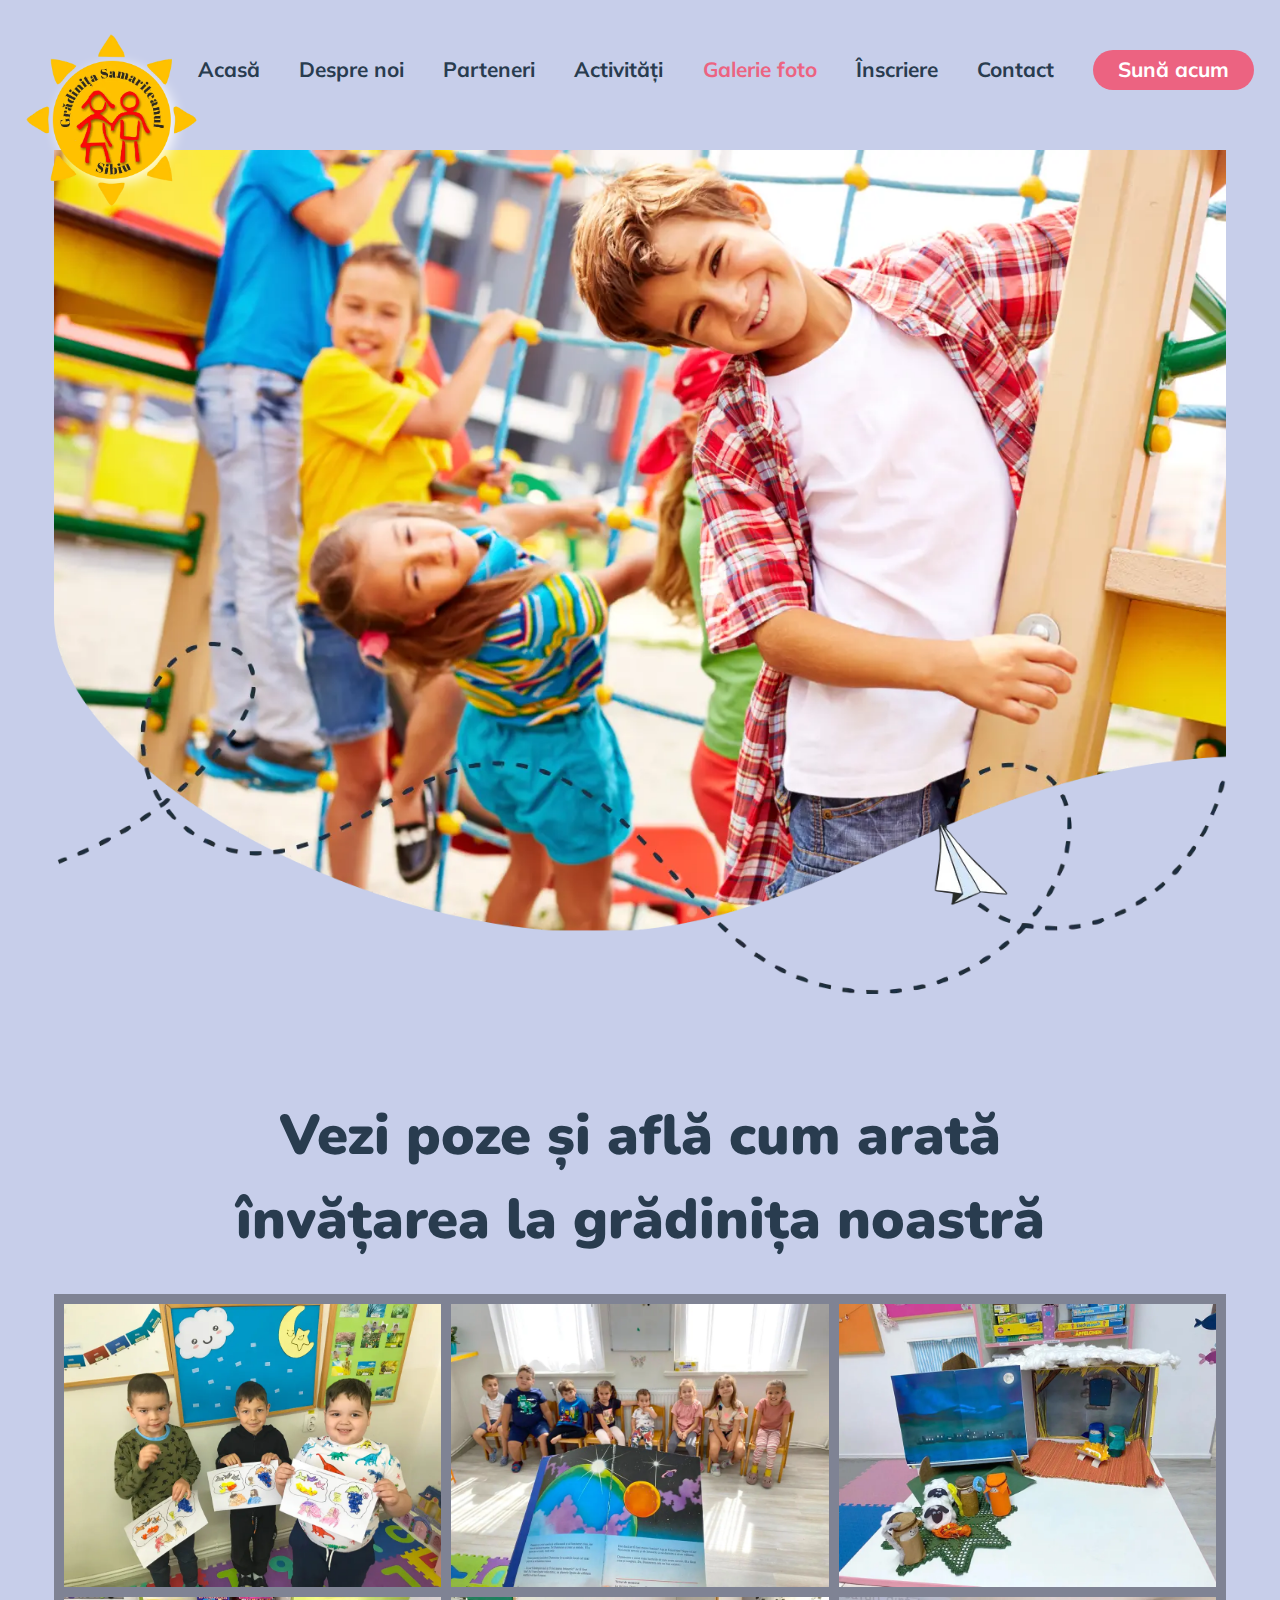
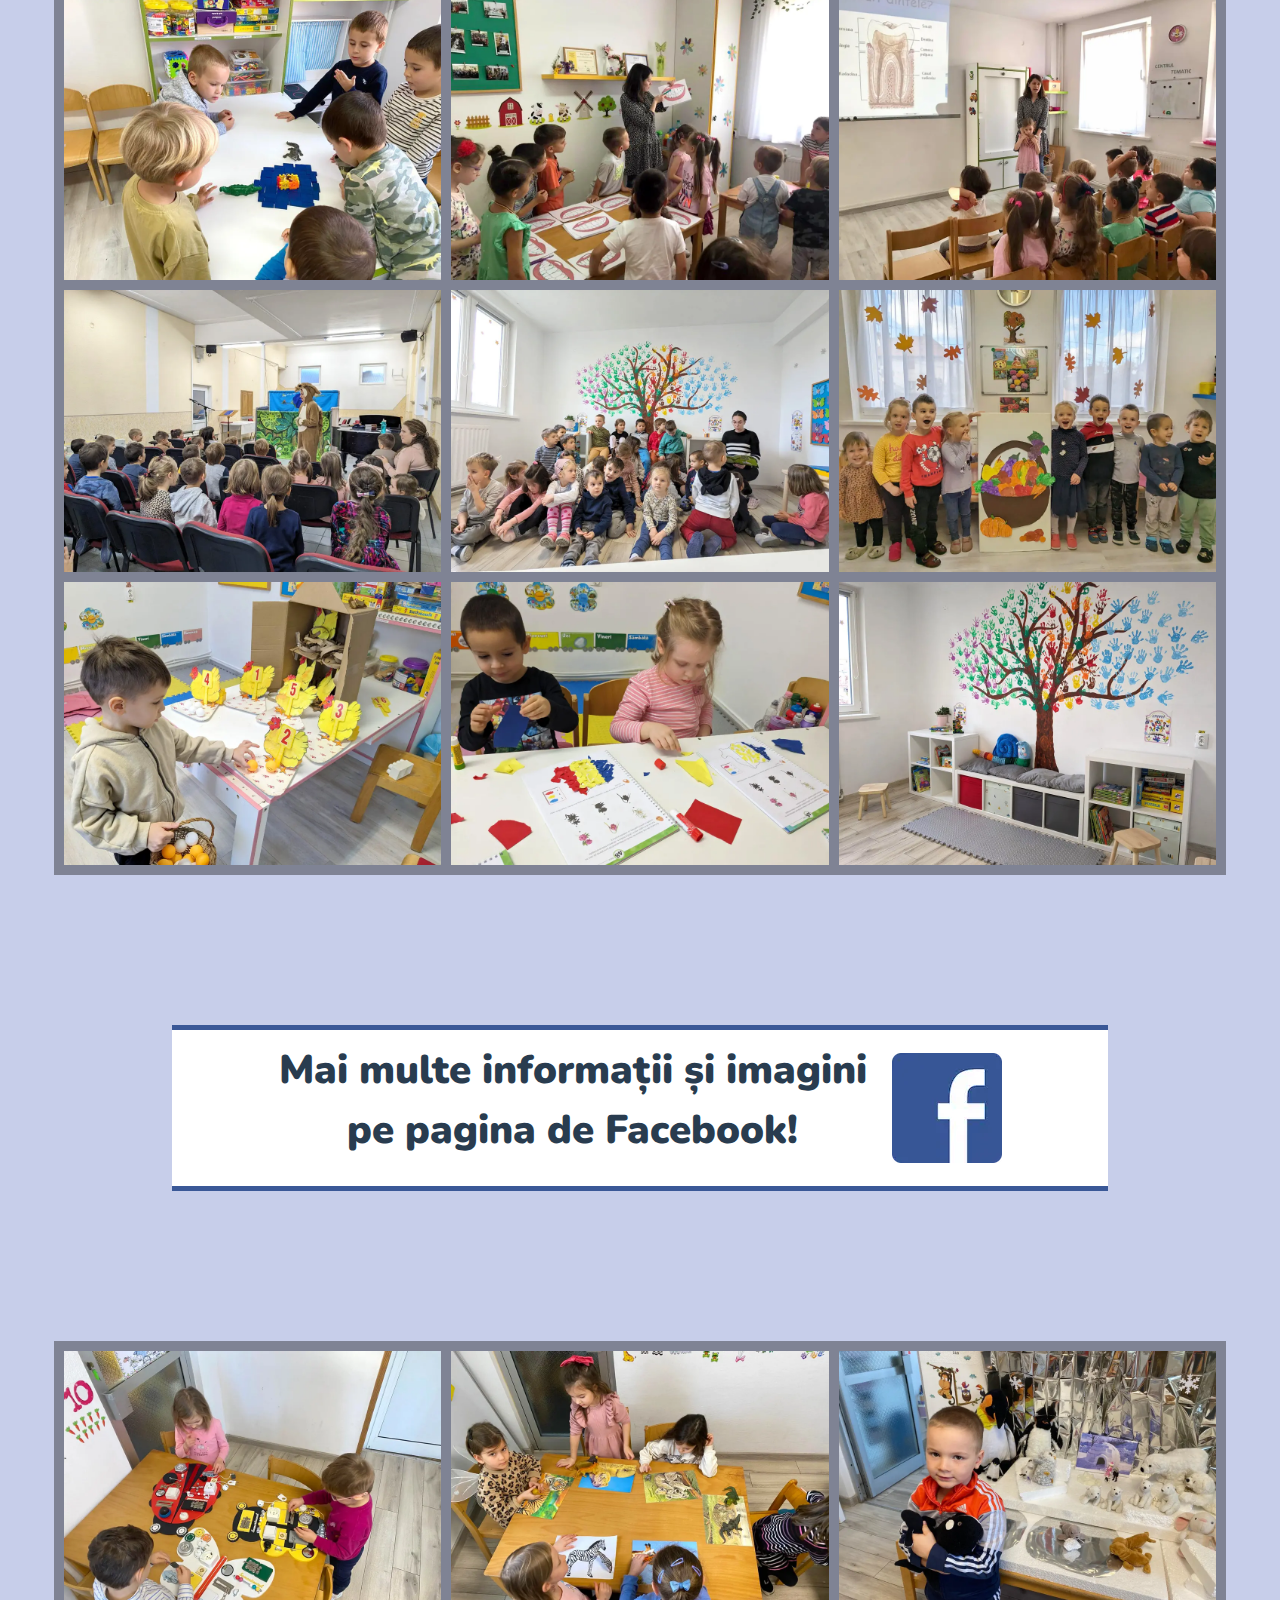
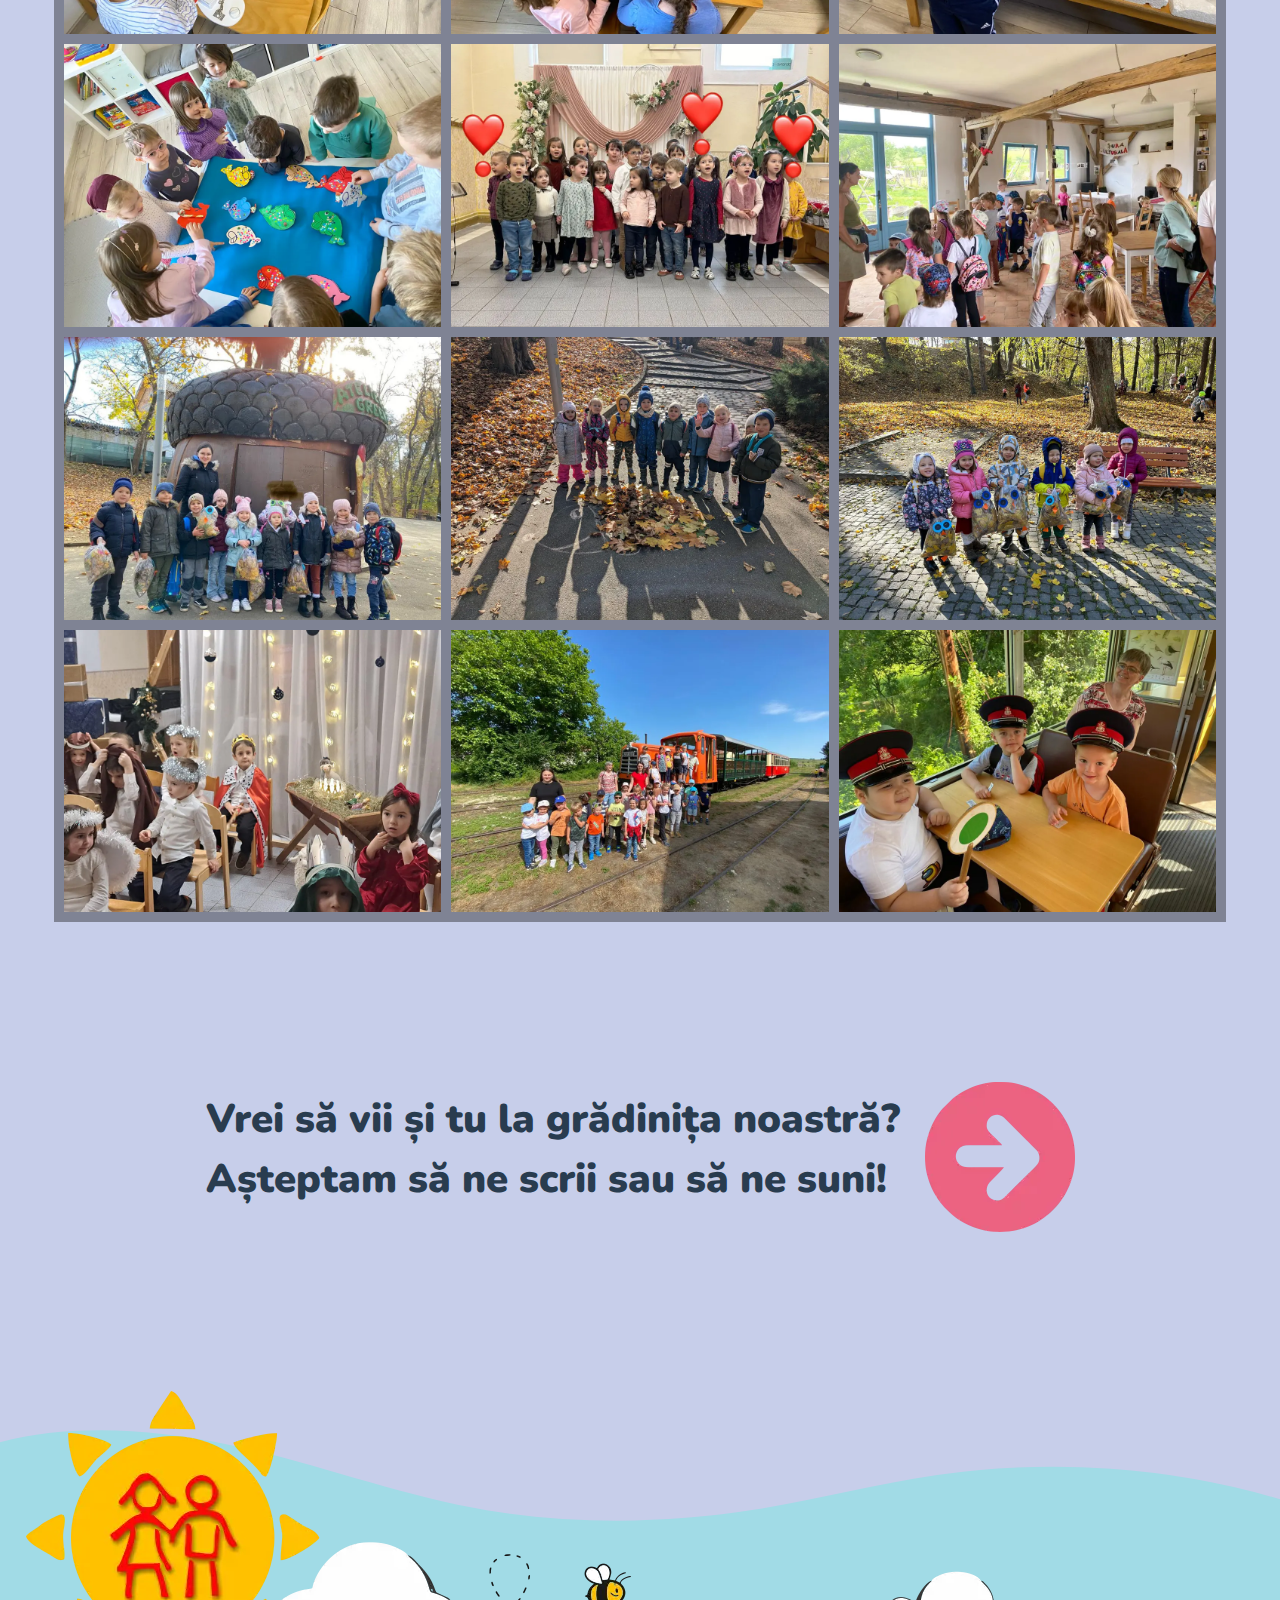
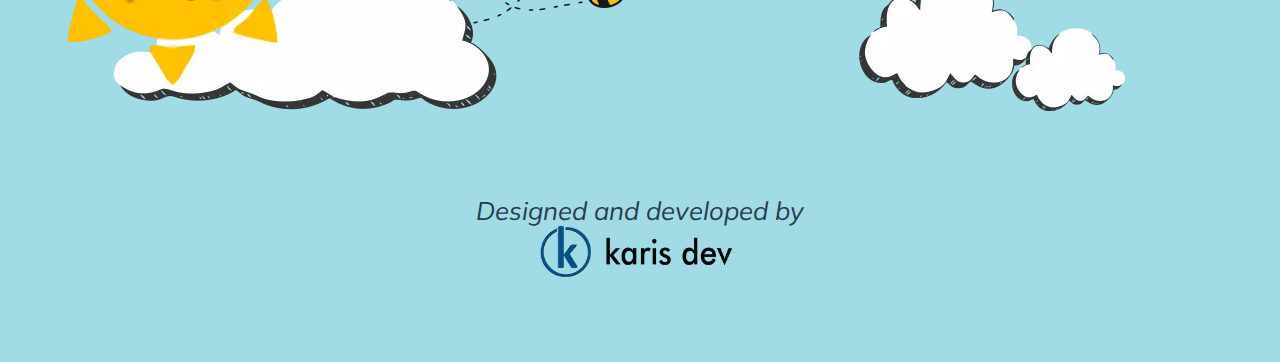
<file: galerie-foto.html>
<!DOCTYPE html>
<html lang="en">
    <head>
        <meta charset="UTF-8" />
        <meta name="viewport" content="width=device-width, initial-scale=1.0" />
        <title>Grădinița Samariteanul Sibiu</title>

        <!-- favicon -->
        <link rel="icon" href="/favicon.ico" />

        <!-- fonts -->
        <link rel="preconnect" href="https://fonts.googleapis.com" />
        <link rel="preconnect" href="https://fonts.gstatic.com" crossorigin />
        <link href="https://fonts.googleapis.com/css2?family=Mulish:ital,wght@0,200..1000;1,200..1000&family=Nunito:ital,wght@0,200..1000;1,200..1000&display=swap" rel="stylesheet" />

        <!-- css -->
        <link rel="stylesheet" href="css/style.css" />
        <!-- lightbox -->
        <link href="./css/lightbox.css" rel="stylesheet" />

        <!-- js -->
        <script src="https://code.jquery.com/jquery-3.7.1.min.js" integrity="sha256-/JqT3SQfawRcv/BIHPThkBvs0OEvtFFmqPF/lYI/Cxo=" crossorigin="anonymous"></script>
        <script src="js/scripts.js" defer></script>
    </head>
    <!-- stiluri proprii paginii, adaptari -->
    <style>
        .container > p {
            width: 70%;
            margin: 30px auto;
            margin-bottom: 60px;
        }
    </style>
    <body>
        <!-- animated logo -->
        <header class="lightpurple">
            <nav class="container">
                <div class="logo-container">
                    <img src="img/logo.webp" width="118.33" id="logo" alt="logo gradinita samariteanul" />
                    <img width="170.66" src="img/logo_rays.webp" id="rays" alt="logo sun rays" />
                </div>
                <div class="navbar mulish-bold">
                    <a href="index.html">Acasă</a>
                    <a href="despre-noi.html">Despre noi</a>
                    <a href="parteneri.html">Parteneri</a>
                    <a href="activitati.html">Activități</a>
                    <a class="current" href="galerie-foto.html">Galerie foto</a>
                    <a href="inscriere.html">Înscriere</a>
                    <a href="contact.html">Contact</a>
                    <a href="tel:0744-198-183" class="button pink">Sună acum</a>
                </div>
            </nav>
        </header>
        <div class="thin-header mulish-bold">
            <div class="container">
                <div class="navbar">
                    <img src="img/logo.webp" width="40" />
                    <a href="index.html">Acasă</a>
                    <a href="despre-noi.html">Despre noi</a>
                    <a href="parteneri.html">Parteneri</a>
                    <a href="activitati.html">Activități</a>
                    <a class="current" href="galerie-foto.html">Galerie foto</a>
                    <a href="inscriere.html">Înscriere</a>
                    <a href="contact.html">Contact</a>
                    <a href="tel:0744-198-183" class="button pink">Sună acum</a>
                </div>
            </div>
        </div>
        <section class="lightpurple">
            <div class="hero container">
                <img id="heroIndex" src="img/hero_imagini.webp" alt="happy children" />
            </div>

            <div class="container center">
                <h2 class="center">
                    Vezi poze și află cum arată
                    <br />
                    învățarea la grădinița noastră
                </h2>
                <div class="photo-container">
                    <!-- aici vine galeria de imagini -->
                    <!-- <img class="all-row" src="./img/galerie/grup-toamna.webp" alt="activitate copii gradinita" /> -->
                    <a href="./img/galerie/activitate1.webp" data-lightbox="gallery"><img src="./img/galerie/activitate1.webp" alt="activitate copii gradinita" /></a>
                    <a href="./img/galerie/activitate2.webp" data-lightbox="gallery"><img src="./img/galerie/activitate2.webp" alt="activitate copii gradinita" /></a>
                    <a href="./img/galerie/activitate3.webp" data-lightbox="gallery"><img src="./img/galerie/activitate3.webp" alt="activitate copii gradinita" /></a>
                    <a href="./img/galerie/activitate4.webp" data-lightbox="gallery"><img src="./img/galerie/activitate4.webp" alt="activitate copii gradinita" /></a>
                    <a href="./img/galerie/activitate5.webp" data-lightbox="gallery"><img src="./img/galerie/activitate5.webp" alt="activitate copii gradinita" /></a>
                    <a href="./img/galerie/activitate6.webp" data-lightbox="gallery"><img src="./img/galerie/activitate6.webp" alt="activitate copii gradinita" /></a>
                    <a href="./img/galerie/activitate7.webp" data-lightbox="gallery"><img src="./img/galerie/activitate7.webp" alt="activitate copii gradinita" /></a>
                    <a href="./img/galerie/activitate8.webp" data-lightbox="gallery"><img src="./img/galerie/activitate8.webp" alt="activitate copii gradinita" /></a>

                    <a href="./img/galerie/activitate9.webp" data-lightbox="gallery"><img src="./img/galerie/activitate9.webp" alt="activitate copii gradinita" /></a>
                    <a href="./img/galerie/activitate10.webp" data-lightbox="gallery"><img src="./img/galerie/activitate10.webp" alt="activitate copii gradinita" /></a>
                    <a href="./img/galerie/activitate11.webp" data-lightbox="gallery"><img src="./img/galerie/activitate11.webp" alt="activitate copii gradinita" /></a>
                    <a href="./img/galerie/perete.webp" data-lightbox="gallery"><img src="./img/galerie/perete.webp" alt="activitate copii gradinita" /></a>
                </div>

                <div id="contact-banner" style="border-top: 5px solid #3a5897; border-bottom: 5px solid #3a5897; background-color: #fff">
                    <h3>
                        Mai multe informații și imagini
                        <br />
                        pe pagina de Facebook!
                    </h3>
                    <a href="https://www.facebook.com/gradinita.samariteanul" target="_blank"><img src="../img/icon_fb_big.webp" alt="icon facebook" /></a>
                </div>

                <div class="photo-container">
                    <a href="./img/galerie/activitate13.webp" data-lightbox="gallery"><img src="./img/galerie/activitate13.webp" alt="activitate copii gradinita" /></a>
                    <a href="./img/galerie/activitate14.webp" data-lightbox="gallery"><img src="./img/galerie/activitate14.webp" alt="activitate copii gradinita" /></a>
                    <a href="./img/galerie/activitate15.webp" data-lightbox="gallery"><img src="./img/galerie/activitate15.webp" alt="activitate copii gradinita" /></a>
                    <a href="./img/galerie/activitate12.webp" data-lightbox="gallery"><img src="./img/galerie/activitate12.webp" alt="activitate copii gradinita" /></a>
                    <a href="./img/galerie/cantare.webp" data-lightbox="gallery"><img src="./img/galerie/cantare.webp" alt="activitate copii gradinita" /></a>
                    <a href="./img/galerie/iesire1.webp" data-lightbox="gallery"><img src="./img/galerie/iesire1.webp" alt="activitate copii gradinita" /></a>
                    <a href="./img/galerie/iesire2.webp" data-lightbox="gallery"><img src="./img/galerie/iesire2.webp" alt="activitate copii gradinita" /></a>
                    <a href="./img/galerie/iesire3.webp" data-lightbox="gallery"><img src="./img/galerie/iesire3.webp" alt="activitate copii gradinita" /></a>
                    <a href="./img/galerie/iesire4.webp" data-lightbox="gallery"><img src="./img/galerie/iesire4.webp" alt="activitate copii gradinita" /></a>
                    <a href="./img/galerie/serbare1.webp" data-lightbox="gallery"><img src="./img/galerie/serbare1.webp" alt="activitate copii gradinita" /></a>
                    <a href="./img/galerie/tren1.webp" data-lightbox="gallery"><img src="./img/galerie/tren1.webp" alt="activitate copii gradinita" /></a>
                    <a href="./img/galerie/tren2.webp" data-lightbox="gallery"><img src="./img/galerie/tren2.webp" alt="activitate copii gradinita" /></a>
                </div>
                <div class="flex-group" id="contact-banner">
                    <h3 class="left">
                        Vrei să vii și tu la grădinița noastră?
                        <br />
                        Așteptam să ne scrii sau să ne suni!
                    </h3>
                    <a href="./contact.html"><img src="img/icon-arrow_right.webp" alt="right arrow" /></a>
                </div>
            </div>
            <div style="height: 100px"></div>
            <div class="contact-footer-separator">
                <svg data-name="Layer 1" xmlns="http://www.w3.org/2000/svg" viewBox="0 0 1200 120" preserveAspectRatio="none">
                    <path d="M321.39,56.44c58-10.79,114.16-30.13,172-41.86,82.39-16.72,168.19-17.73,250.45-.39C823.78,31,906.67,72,985.66,92.83c70.05,18.48,146.53,26.09,214.34,3V0H0V27.35A600.21,600.21,0,0,0,321.39,56.44Z" class="shape-fill"></path>
                </svg>
            </div>
        </section>
        <footer>
            <div class="container center" id="footer-container">
                <img src="img/bg_footer.webp" alt="footer images" />
                <div class="credits">
                    <p>Designed and developed by</p>
                    <br /><br /><br />
                    <a href="http://karisdev.ro"><img src="img/logo_karis.webp" height="60" alt="logo karis dev" /></a>
                </div>
            </div>
        </footer>
        <script src="./js/lightbox.min.js"></script>
        <script>
            // lightbox la galeria de imagini
            lightbox.option({
                resizeDuration: 150,
                wrapAround: true,
                fadeDuration: 300,
                imageFadeDuration: 300,
                showImageNumberLabel: false,
            });
        </script>
    </body>
</html>
</file>
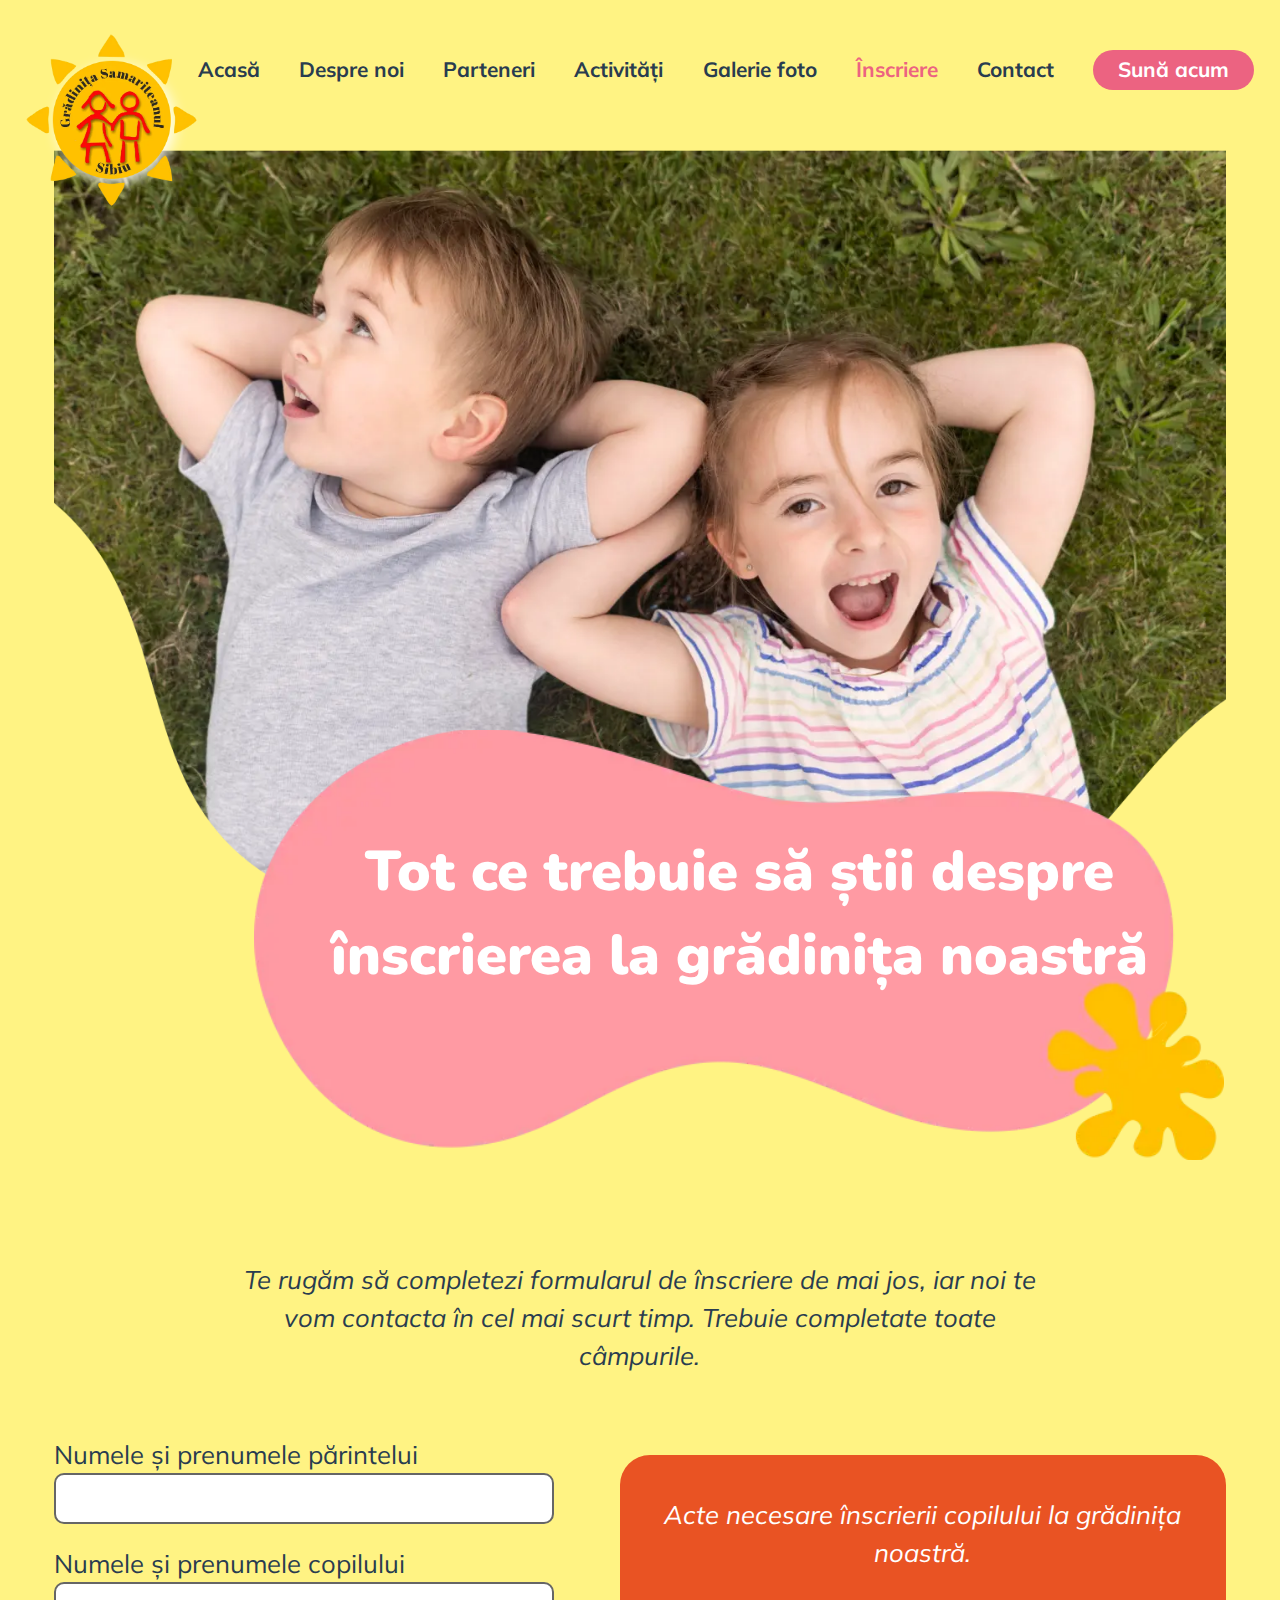
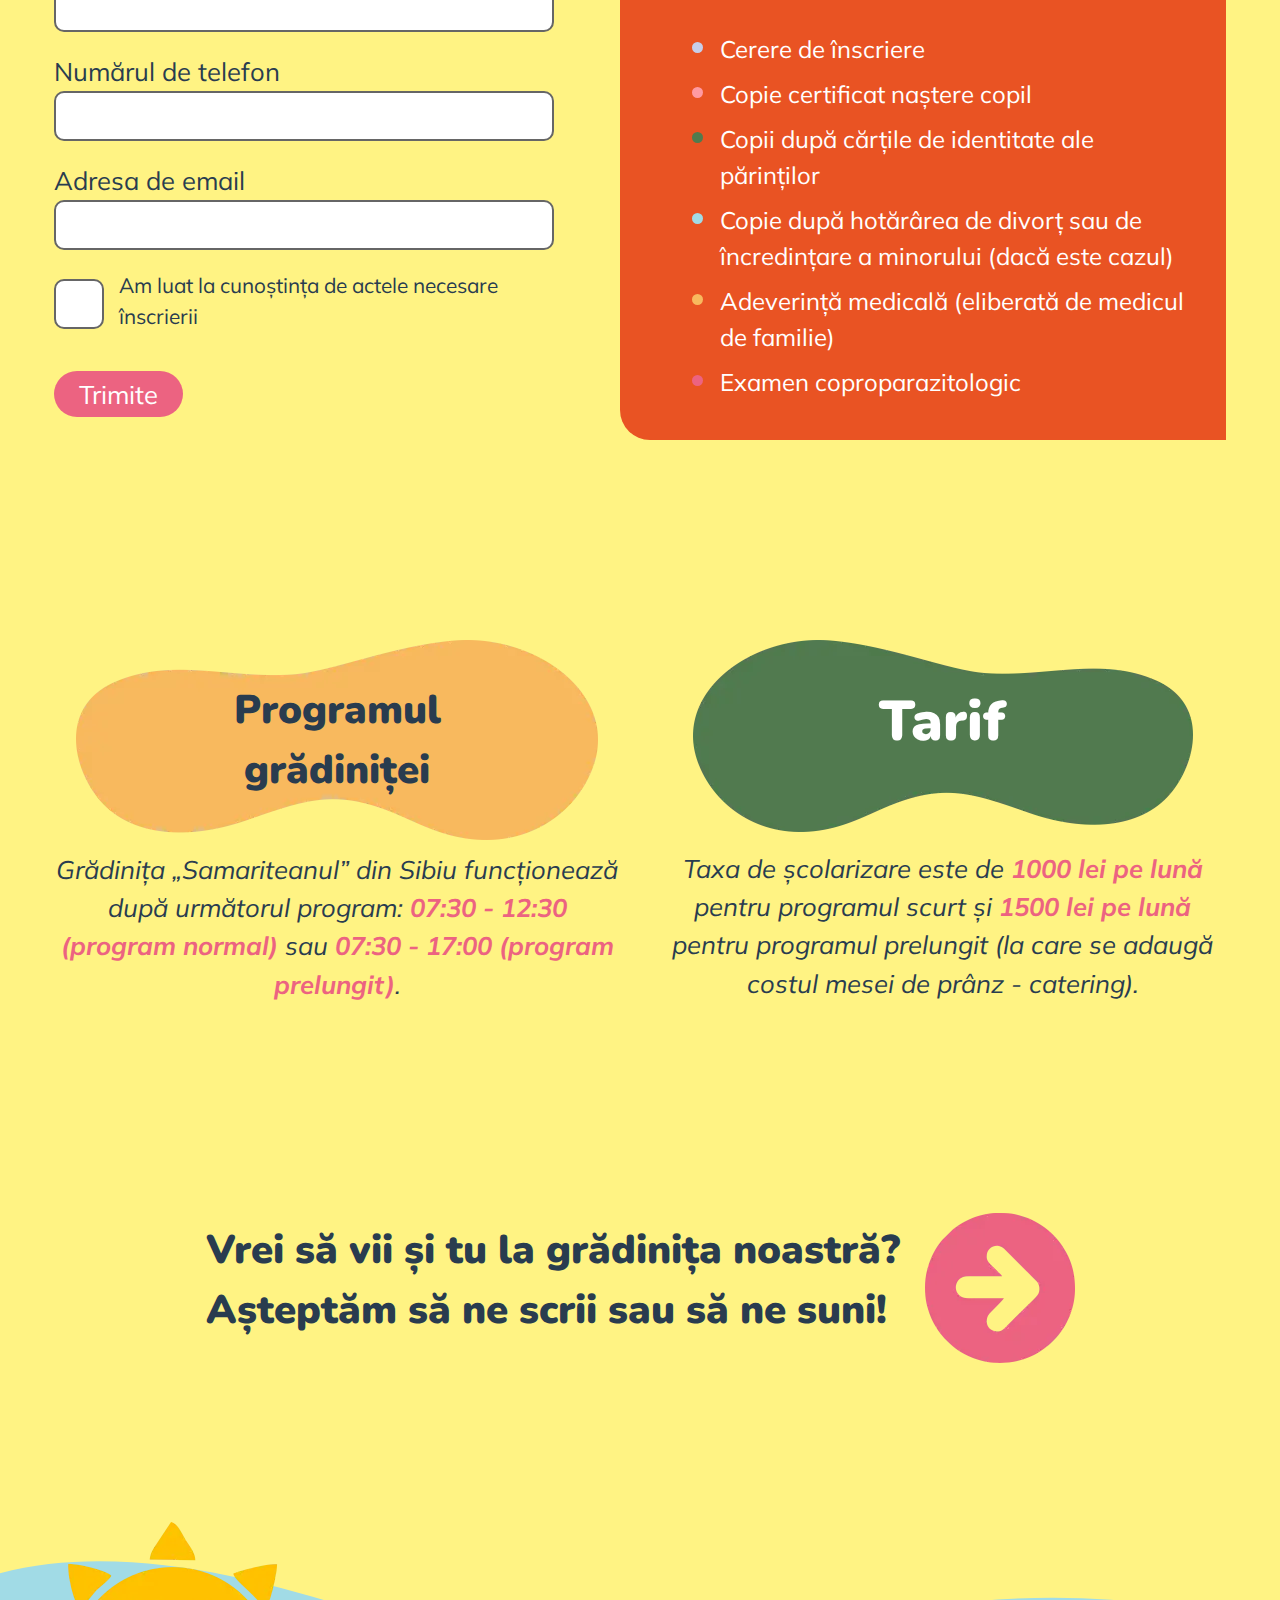
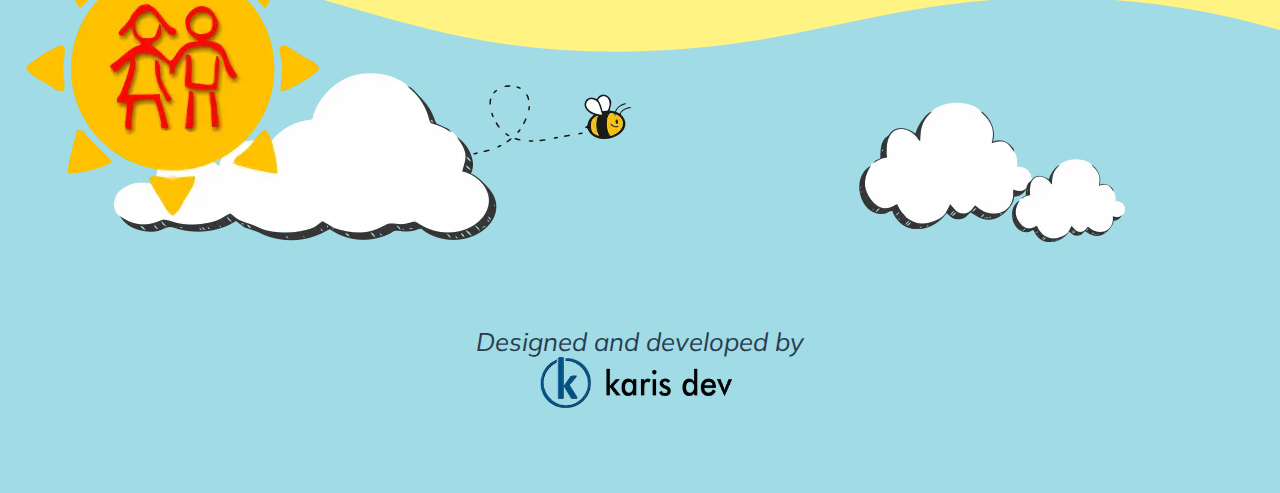
<file: inscriere.html>
<!DOCTYPE html>
<html lang="en">
    <head>
        <meta charset="UTF-8" />
        <meta name="viewport" content="width=device-width, initial-scale=1.0" />
        <title>Grădinița Samariteanul Sibiu</title>

        <!-- favicon -->
        <link rel="icon" href="/favicon.ico" />

        <!-- fonts -->
        <link rel="preconnect" href="https://fonts.googleapis.com" />
        <link rel="preconnect" href="https://fonts.gstatic.com" crossorigin />
        <link href="https://fonts.googleapis.com/css2?family=Mulish:ital,wght@0,200..1000;1,200..1000&family=Nunito:ital,wght@0,200..1000;1,200..1000&display=swap" rel="stylesheet" />

        <!-- css -->
        <link rel="stylesheet" href="css/style.css" />

        <!-- js -->
        <script src="https://code.jquery.com/jquery-3.7.1.min.js" integrity="sha256-/JqT3SQfawRcv/BIHPThkBvs0OEvtFFmqPF/lYI/Cxo=" crossorigin="anonymous"></script>
        <script src="js/scripts.js" defer></script>
    </head>
    <!-- stiluri proprii paginii, adaptari -->
    <style>
        .container > p {
            width: 70%;
            margin: 30px auto;
            margin-bottom: 60px;
        }
    </style>
    <body>
        <!-- animated logo -->
        <header class="yellow">
            <nav class="container">
                <div class="logo-container">
                    <img src="img/logo.webp" width="118.33" id="logo" alt="logo gradinita samariteanul" />
                    <img width="170.66" src="img/logo_rays.webp" id="rays" alt="logo sun rays" />
                </div>
                <div class="navbar mulish-bold">
                    <a href="index.html">Acasă</a>
                    <a href="despre-noi.html">Despre noi</a>
                    <a href="parteneri.html">Parteneri</a>
                    <a href="activitati.html">Activități</a>
                    <a href="galerie-foto.html">Galerie foto</a>
                    <a class="current" href="inscriere.html">Înscriere</a>
                    <a href="contact.html">Contact</a>
                    <a href="tel:0744-198-183" class="button pink">Sună acum</a>
                </div>
            </nav>
        </header>
        <div class="thin-header mulish-bold">
            <div class="container">
                <div class="navbar">
                    <img src="img/logo.webp" width="40" />
                    <a href="index.html">Acasă</a>
                    <a href="despre-noi.html">Despre noi</a>
                    <a href="parteneri.html">Parteneri</a>
                    <a href="activitati.html">Activități</a>
                    <a href="galerie-foto.html">Galerie foto</a>
                    <a class="current" href="inscriere.html">Înscriere</a>
                    <a href="contact.html">Contact</a>
                    <a href="tel:0744-198-183" class="button pink">Sună acum</a>
                </div>
            </div>
        </div>
        <section class="yellow">
            <div class="hero container">
                <img id="heroIndex" src="img/hero_inscriere.webp" alt="happy children laying in the grass" />
            </div>

            <div class="container center">
                <div id="inscriere-headline">
                    <h2 class="light center">
                        Tot ce trebuie să știi despre
                        <br />
                        înscrierea la grădinița noastră
                    </h2>
                </div>

                <p>Te rugăm să completezi formularul de înscriere de mai jos, iar noi te vom contacta în cel mai scurt timp. Trebuie completate toate câmpurile.</p>

                <div class="flex-group" id="enroll-container">
                    <div class="left" id="enroll-form">
                        <form>
                            <label for="parinte">Numele și prenumele părintelui</label>
                            <input type="text" name="parinte" id="parinte"/>
                            <label for="copil">Numele și prenumele copilului</label>
                            <input type="text" name="copil" id="copil"/>
                            <label for="telefon">Numărul de telefon</label>
                            <input type="text" name="telefon" id="telefon"/>
                            <label for="email">Adresa de email</label>
                            <input type="text" name="email" id="email"/>
                            <div style="display: flex; align-items: center; gap: 15px">
                                <input type="checkbox" name="bifa" id="bifa" />
                                <span>Am luat la cunoștința de actele necesare înscrierii</span>
                            </div>
                            <br />
                            <a id="enrollButton" href="javascript:;" onclick="sendForm(this);" class="button pink">Trimite<img src="img/spinner.gif" alt="loading spinner" /></a>
                        </form>
                        <div id="msg"></div>
                    </div>
                    <div id="acte">
                        <p>Acte necesare înscrierii copilului la grădinița noastră.</p>
                        <ul class="doc-list">
                            <li>Cerere de înscriere</li>
                            <li>Copie certificat naștere copil</li>
                            <li>Copii după cărțile de identitate ale părinților</li>
                            <li>Copie după hotărârea de divorț sau de încredințare a minorului (dacă este cazul)</li>
                            <li>Adeverință medicală (eliberată de medicul de familie)</li>
                            <li>Examen coproparazitologic</li>
                        </ul>
                    </div>
                </div>
                <div style="height: 200px"></div>

                <div class="flex-group program">
                    <div>
                        <h3 class="center">Programul <br />grădiniței</h3>
                        <p>
                            <p>Grădinița „Samariteanul” din Sibiu funcționează după următorul program: <strong>07:30 - 12:30 (program normal)</strong> sau <strong>07:30 - 17:00 (program prelungit)</strong>.</p>
                        </p>
                    </div>
                    <div>
                        <h2 class="light center">Tarif</h2>
                        <p>Taxa de școlarizare este de <strong>1000 lei pe lună </strong>pentru programul scurt și <strong>1500 lei pe lună </strong> pentru programul prelungit (la care se adaugă costul mesei de prânz - catering).</p>
                    </div>
                </div>
                <div class="flex-group" id="contact-banner">
                    <h3 class="left">
                        Vrei să vii și tu la grădinița noastră?
                        <br />
                        Așteptăm să ne scrii sau să ne suni!
                    </h3>
                    <a href="./contact.html"><img src="img/icon-arrow_right.webp" alt="right arrow" /></a>
                </div>
            </div>
            <div style="height: 100px"></div>
            <div class="contact-footer-separator">
                <svg data-name="Layer 1" xmlns="http://www.w3.org/2000/svg" viewBox="0 0 1200 120" preserveAspectRatio="none">
                    <path d="M321.39,56.44c58-10.79,114.16-30.13,172-41.86,82.39-16.72,168.19-17.73,250.45-.39C823.78,31,906.67,72,985.66,92.83c70.05,18.48,146.53,26.09,214.34,3V0H0V27.35A600.21,600.21,0,0,0,321.39,56.44Z" class="shape-fill"></path>
                </svg>
            </div>
        </section>
        <footer>
            <div class="container center" id="footer-container">
                <img src="img/bg_footer.webp" alt="footer images" />
                <div class="credits">
                    <p>Designed and developed by</p>
                    <br /><br /><br />
                    <a href="http://karisdev.ro"><img src="img/logo_karis.webp" height="60" alt="logo karis dev" /></a>
                </div>
            </div>
        </footer>
    </body>
</html>
</file>
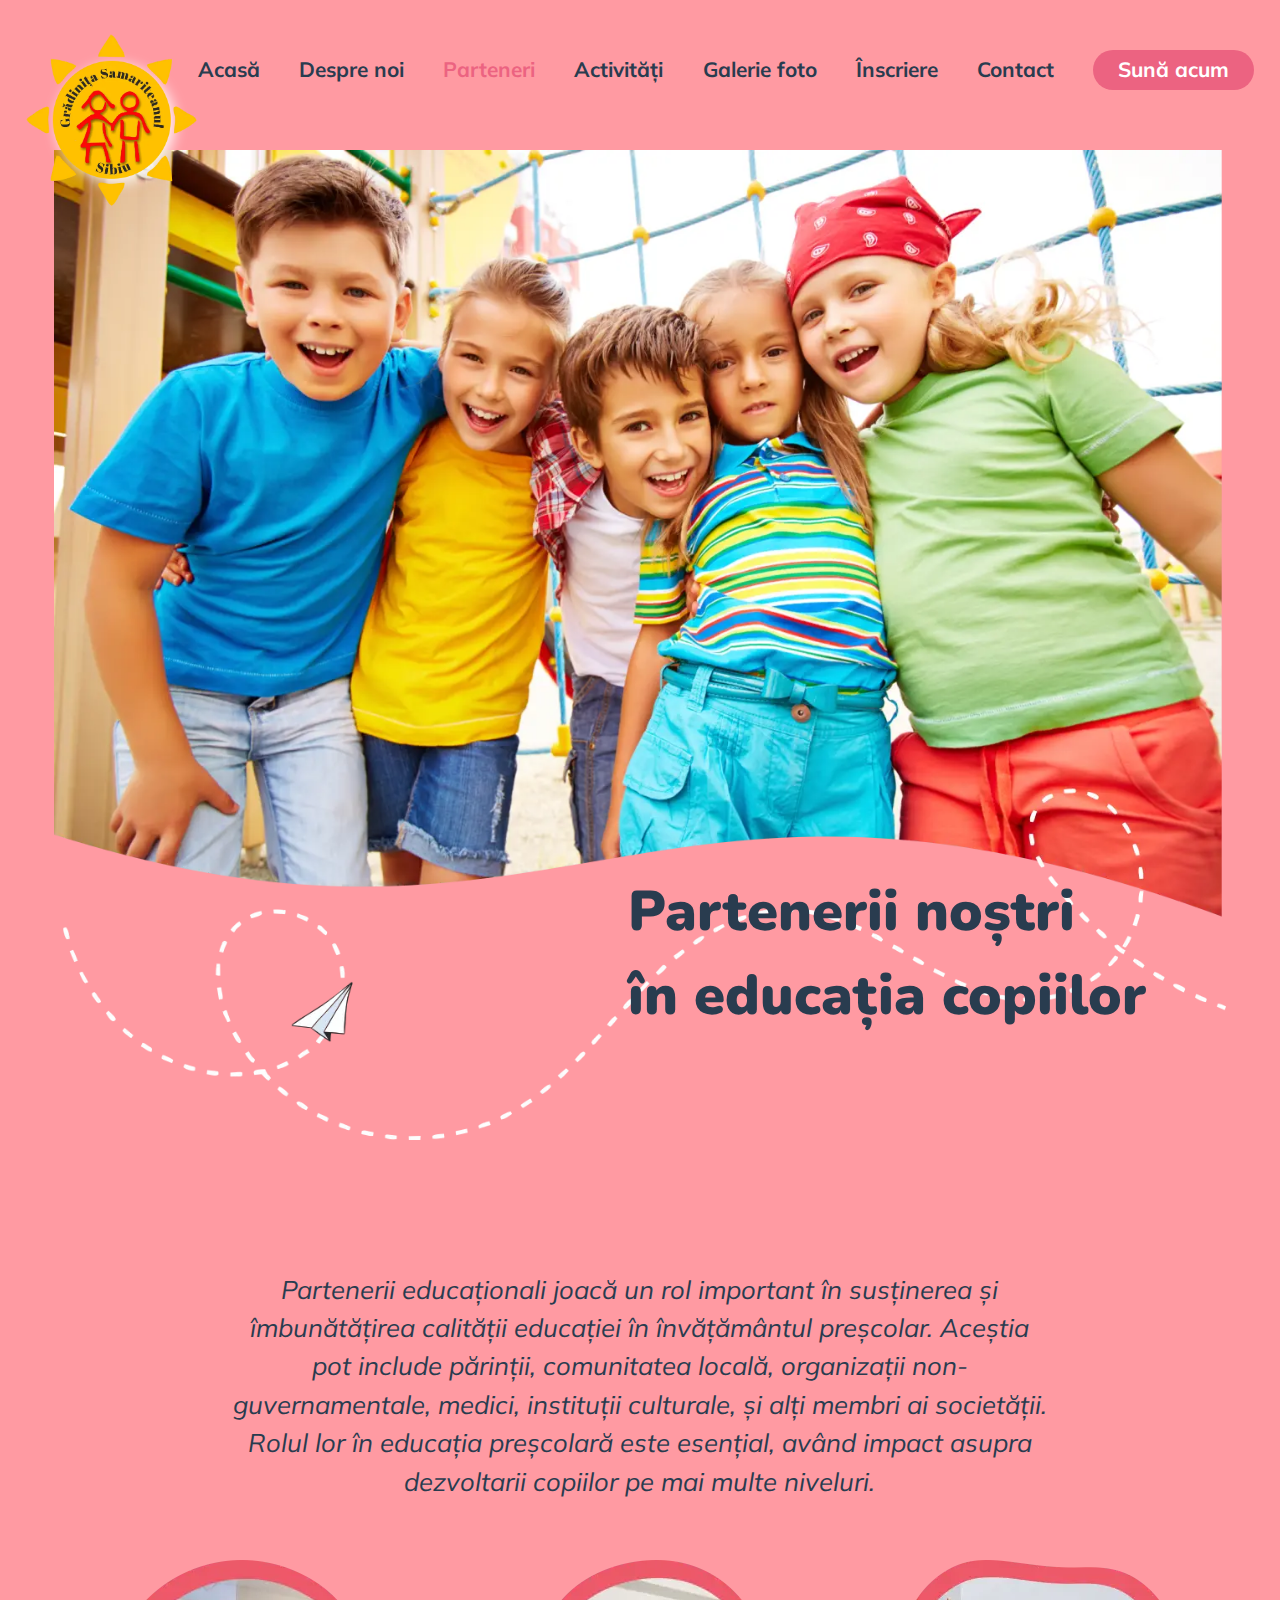
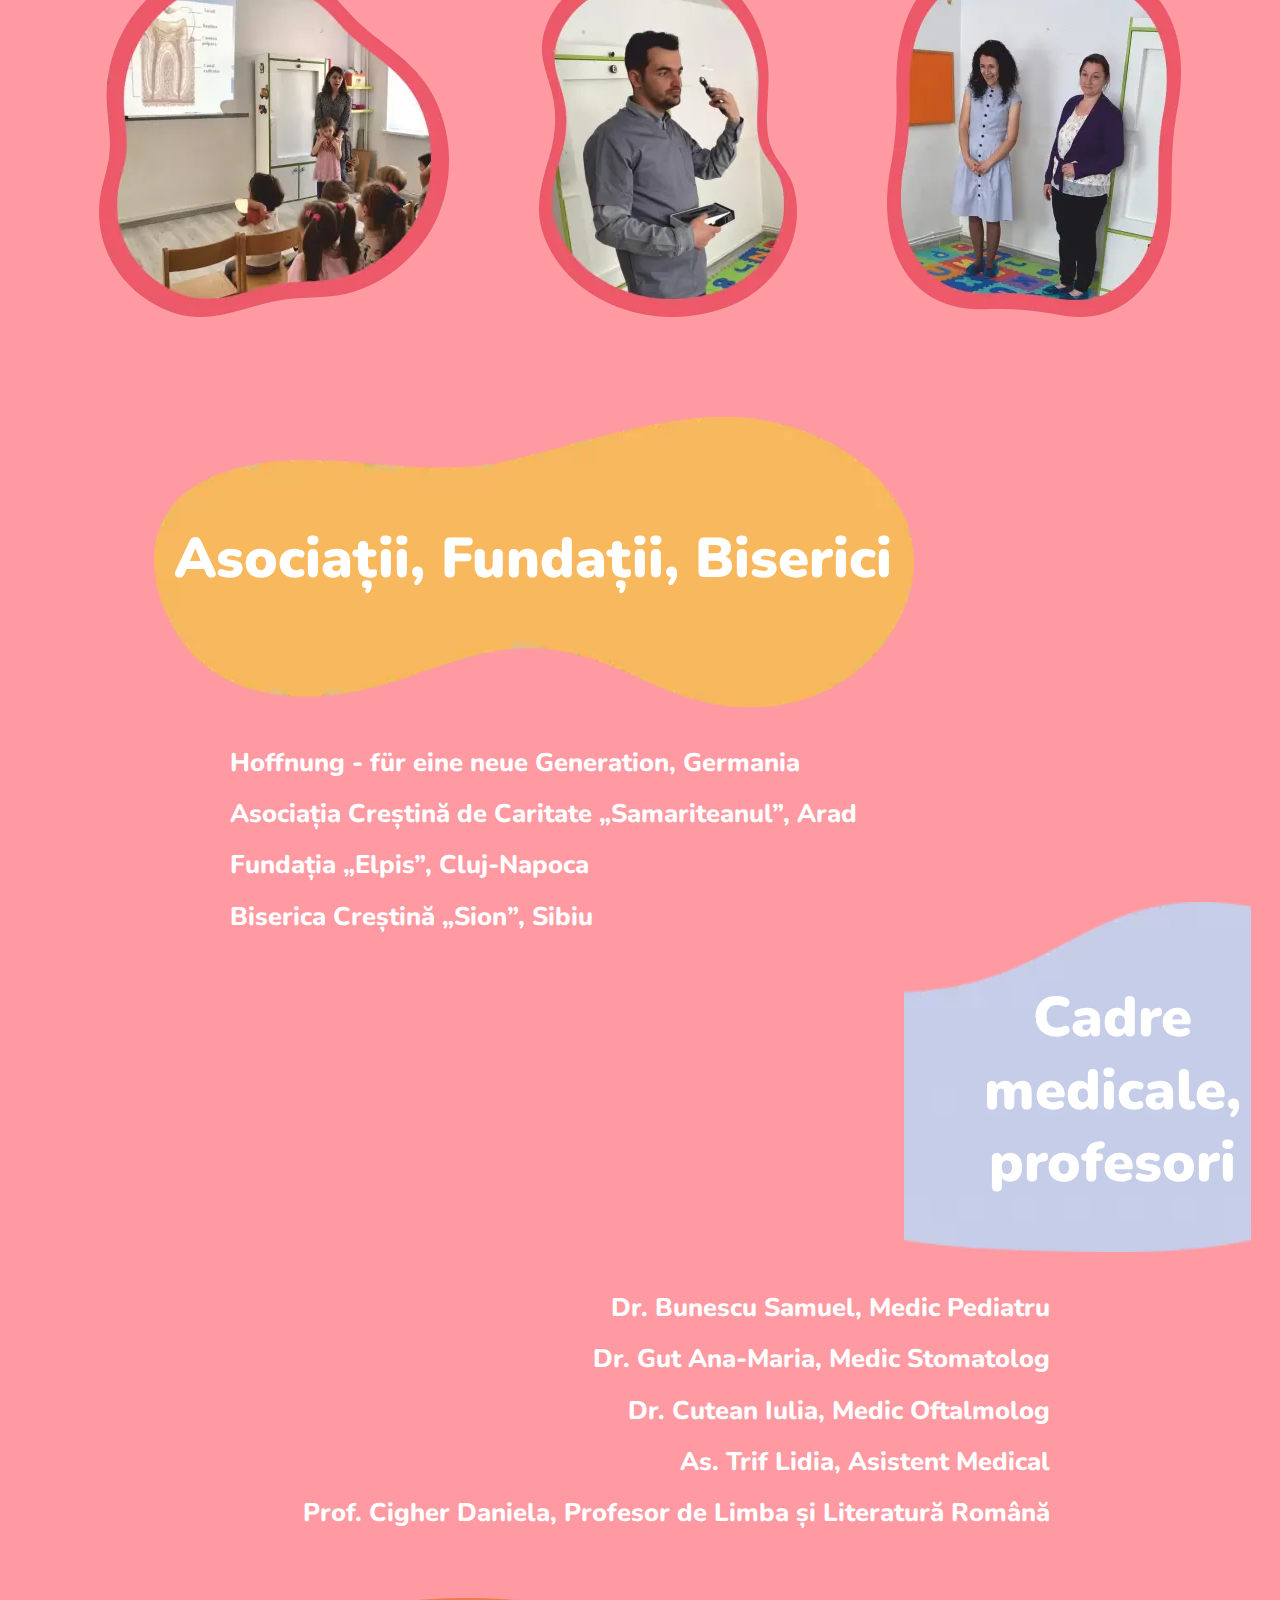
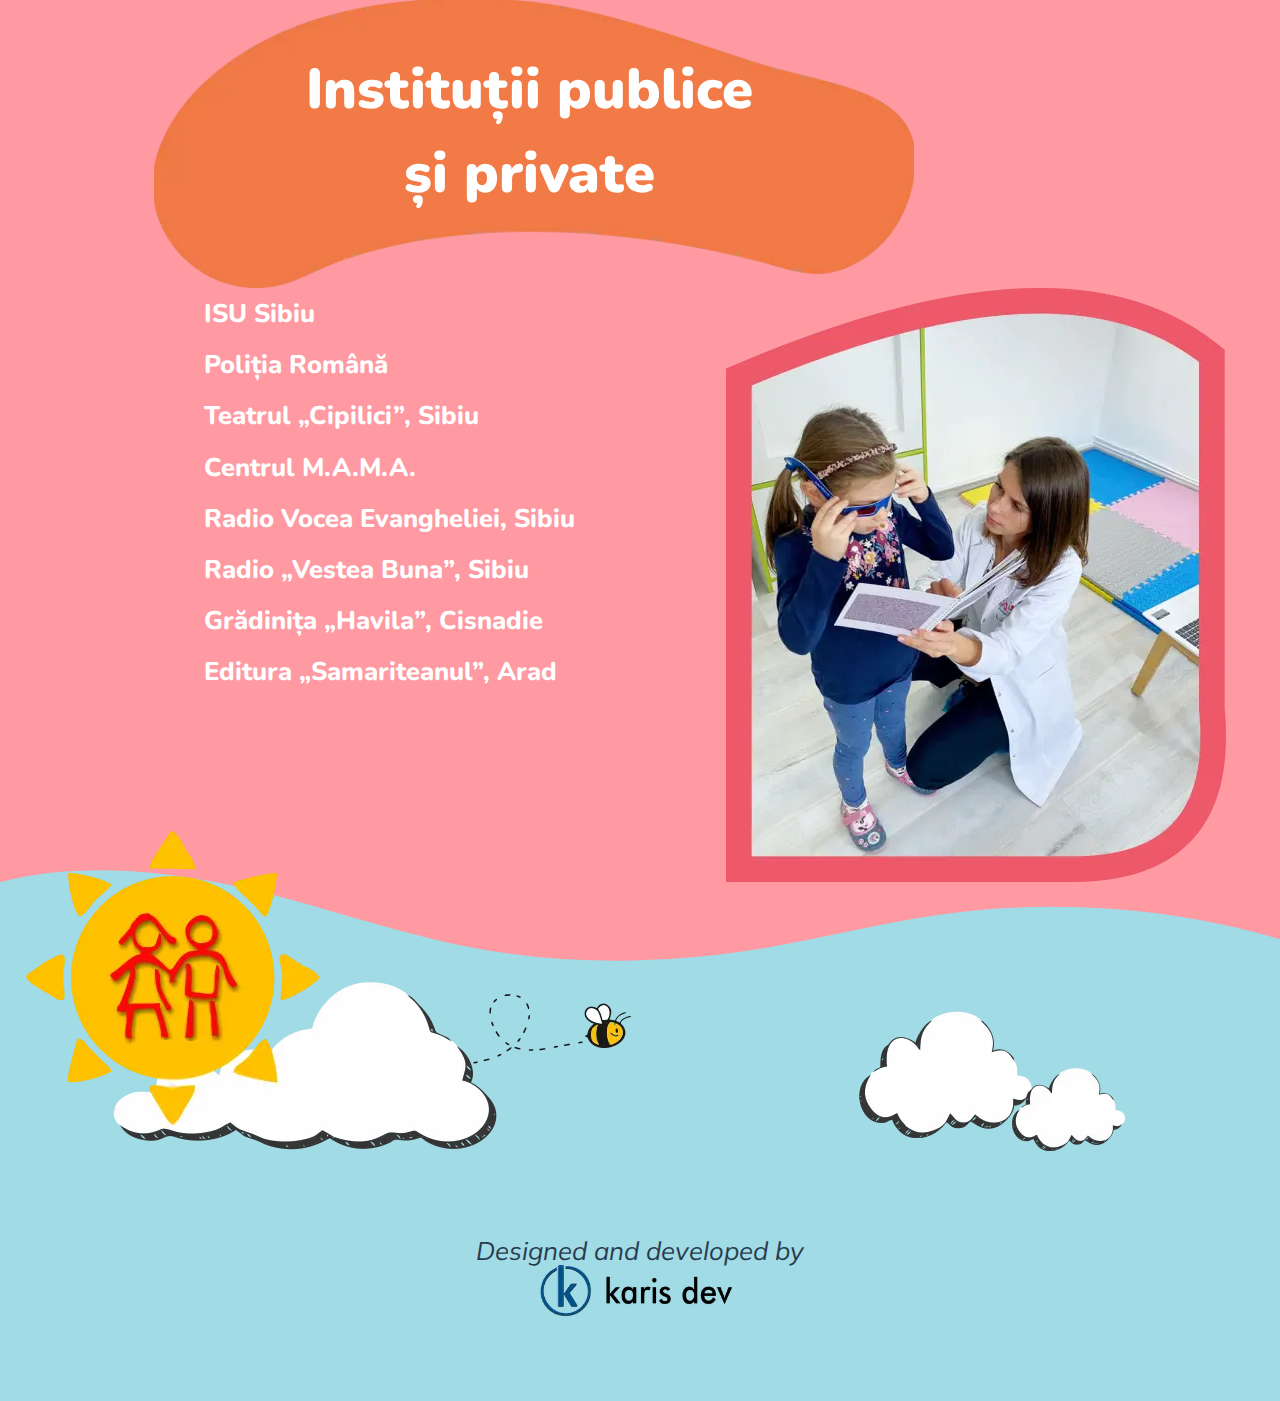
<file: parteneri.html>
<!DOCTYPE html>
<html lang="en">
    <head>
        <meta charset="UTF-8" />
        <meta name="viewport" content="width=device-width, initial-scale=1.0" />
        <title>Grădinița Samariteanul Sibiu</title>

        <!-- favicon -->
        <link rel="icon" href="/favicon.ico" />

        <!-- fonts -->
        <link rel="preconnect" href="https://fonts.googleapis.com" />
        <link rel="preconnect" href="https://fonts.gstatic.com" crossorigin />
        <link href="https://fonts.googleapis.com/css2?family=Mulish:ital,wght@0,200..1000;1,200..1000&family=Nunito:ital,wght@0,200..1000;1,200..1000&display=swap" rel="stylesheet" />

        <!-- css -->
        <link rel="stylesheet" href="css/style.css" />

        <!-- js -->
        <script src="https://code.jquery.com/jquery-3.7.1.min.js" integrity="sha256-/JqT3SQfawRcv/BIHPThkBvs0OEvtFFmqPF/lYI/Cxo=" crossorigin="anonymous"></script>
        <script src="js/scripts.js" defer></script>
    </head>
    <!-- stiluri proprii paginii, adaptari -->
    <style>
        .container > p {
            width: 70%;
            margin: 30px auto;
            margin-bottom: 60px;
        }
    </style>
    <body>
        <!-- animated logo -->
        <header class="lightpink">
            <nav class="container">
                <div class="logo-container">
                    <img src="img/logo.webp" width="118.33" id="logo" alt="logo gradinita samariteanul" />
                    <img width="170.66" src="img/logo_rays.webp" id="rays" alt="logo sun rays" />
                </div>
                <div class="navbar mulish-bold">
                    <a href="index.html">Acasă</a>
                    <a href="despre-noi.html">Despre noi</a>
                    <a class="current" href="parteneri.html">Parteneri</a>
                    <a href="activitati.html">Activități</a>
                    <a href="galerie-foto.html">Galerie foto</a>
                    <a href="inscriere.html">Înscriere</a>
                    <a href="contact.html">Contact</a>
                    <a href="tel:0744-198-183" class="button pink">Sună acum</a>
                </div>
            </nav>
        </header>
        <div class="thin-header mulish-bold">
            <div class="container">
                <div class="navbar">
                    <img src="img/logo.webp" width="40" />
                    <a href="index.html">Acasă</a>
                    <a href="despre-noi.html">Despre noi</a>
                    <a class="current" href="parteneri.html">Parteneri</a>
                    <a href="activitati.html">Activități</a>
                    <a href="galerie-foto.html">Galerie foto</a>
                    <a href="inscriere.html">Înscriere</a>
                    <a href="contact.html">Contact</a>
                    <a href="tel:0744-198-183" class="button pink">Sună acum</a>
                </div>
            </div>
        </div>
        <section class="lightpink">
            <div class="hero container">
                <img id="heroIndex" src="img/hero_parteneri.webp" alt="happy children" />
                <h2 style="position: absolute; right: 80px; bottom: 170px">Partenerii noștri <br />în educația copiilor</h2>
            </div>

            <div class="container center">
                <p>
                    Partenerii educaționali joacă un rol important în susținerea și îmbunătățirea calității educației în învățământul preșcolar. Aceștia pot include părinții, comunitatea locală, organizații non-guvernamentale, medici, instituții
                    culturale, și alți membri ai societății. Rolul lor în educația preșcolară este esențial, având impact asupra dezvoltarii copiilor pe mai multe niveluri.
                </p>
                <div class="partner-images">
                    <img src="img/parteneri1.webp" alt="parteneri gradinita samariteanul" />
                    <img src="img/parteneri2.webp" alt="parteneri gradinita samariteanul" />
                    <img src="img/parteneri3.webp" alt="parteneri gradinita samariteanul" />
                </div>
                <div id="asociatii">
                    <h2 class="light left">Asociații, Fundații, Biserici</h2>
                </div>

                <p class="left list">
                    Hoffnung - für eine neue Generation, Germania
                    <br />
                    Asociația Creștină de Caritate „Samariteanul”, Arad
                    <br />
                    Fundația „Elpis”, Cluj-Napoca
                    <br />
                    Biserica Creștină „Sion”, Sibiu
                </p>
                <div id="profesori">
                    <h2 class="light center">
                        Cadre medicale,<br />
                        profesori
                    </h2>
                </div>
                <p class="right list">
                    Dr. Bunescu Samuel, Medic Pediatru
                    <br />
                    Dr. Gut Ana-Maria, Medic Stomatolog
                    <br />
                    Dr. Cutean Iulia, Medic Oftalmolog
                    <br />
                    As. Trif Lidia, Asistent Medical
                    <br />
                    Prof. Cigher Daniela, Profesor de Limba și Literatură Română
                </p>
                <div id="institutii">
                    <h2 class="light center">Instituții publice <br />și private</h2>
                </div>
                <div class="flex-group" style="justify-content: space-between; margin-left: 150px; align-items: start">
                    <p class="left list">
                        ISU Sibiu
                        <br />
                        Poliția Română
                        <br />
                        Teatrul „Cipilici”, Sibiu
                        <br />
                        Centrul M.A.M.A.
                        <br />
                        Radio Vocea Evangheliei, Sibiu
                        <br />
                        Radio „Vestea Buna”, Sibiu
                        <br />
                        Grădinița „Havila”, Cisnadie
                        <br />
                        Editura „Samariteanul”, Arad
                    </p>
                    <img src="img/parteneri4.webp" alt="fetita care incearca ochelari" />
                </div>
            </div>
            <div style="height: 50px"></div>
            <div class="contact-footer-separator">
                <svg data-name="Layer 1" xmlns="http://www.w3.org/2000/svg" viewBox="0 0 1200 120" preserveAspectRatio="none">
                    <path d="M321.39,56.44c58-10.79,114.16-30.13,172-41.86,82.39-16.72,168.19-17.73,250.45-.39C823.78,31,906.67,72,985.66,92.83c70.05,18.48,146.53,26.09,214.34,3V0H0V27.35A600.21,600.21,0,0,0,321.39,56.44Z" class="shape-fill"></path>
                </svg>
            </div>
        </section>
        <footer>
            <div class="container center" id="footer-container">
                <img src="img/bg_footer.webp" alt="footer images" />
                <div class="credits">
                    <p>Designed and developed by</p>
                    <br /><br /><br />
                    <a href="http://karisdev.ro"><img src="img/logo_karis.webp" height="60" alt="logo karis dev" /></a>
                </div>
            </div>
        </footer>
    </body>
</html>
</file>
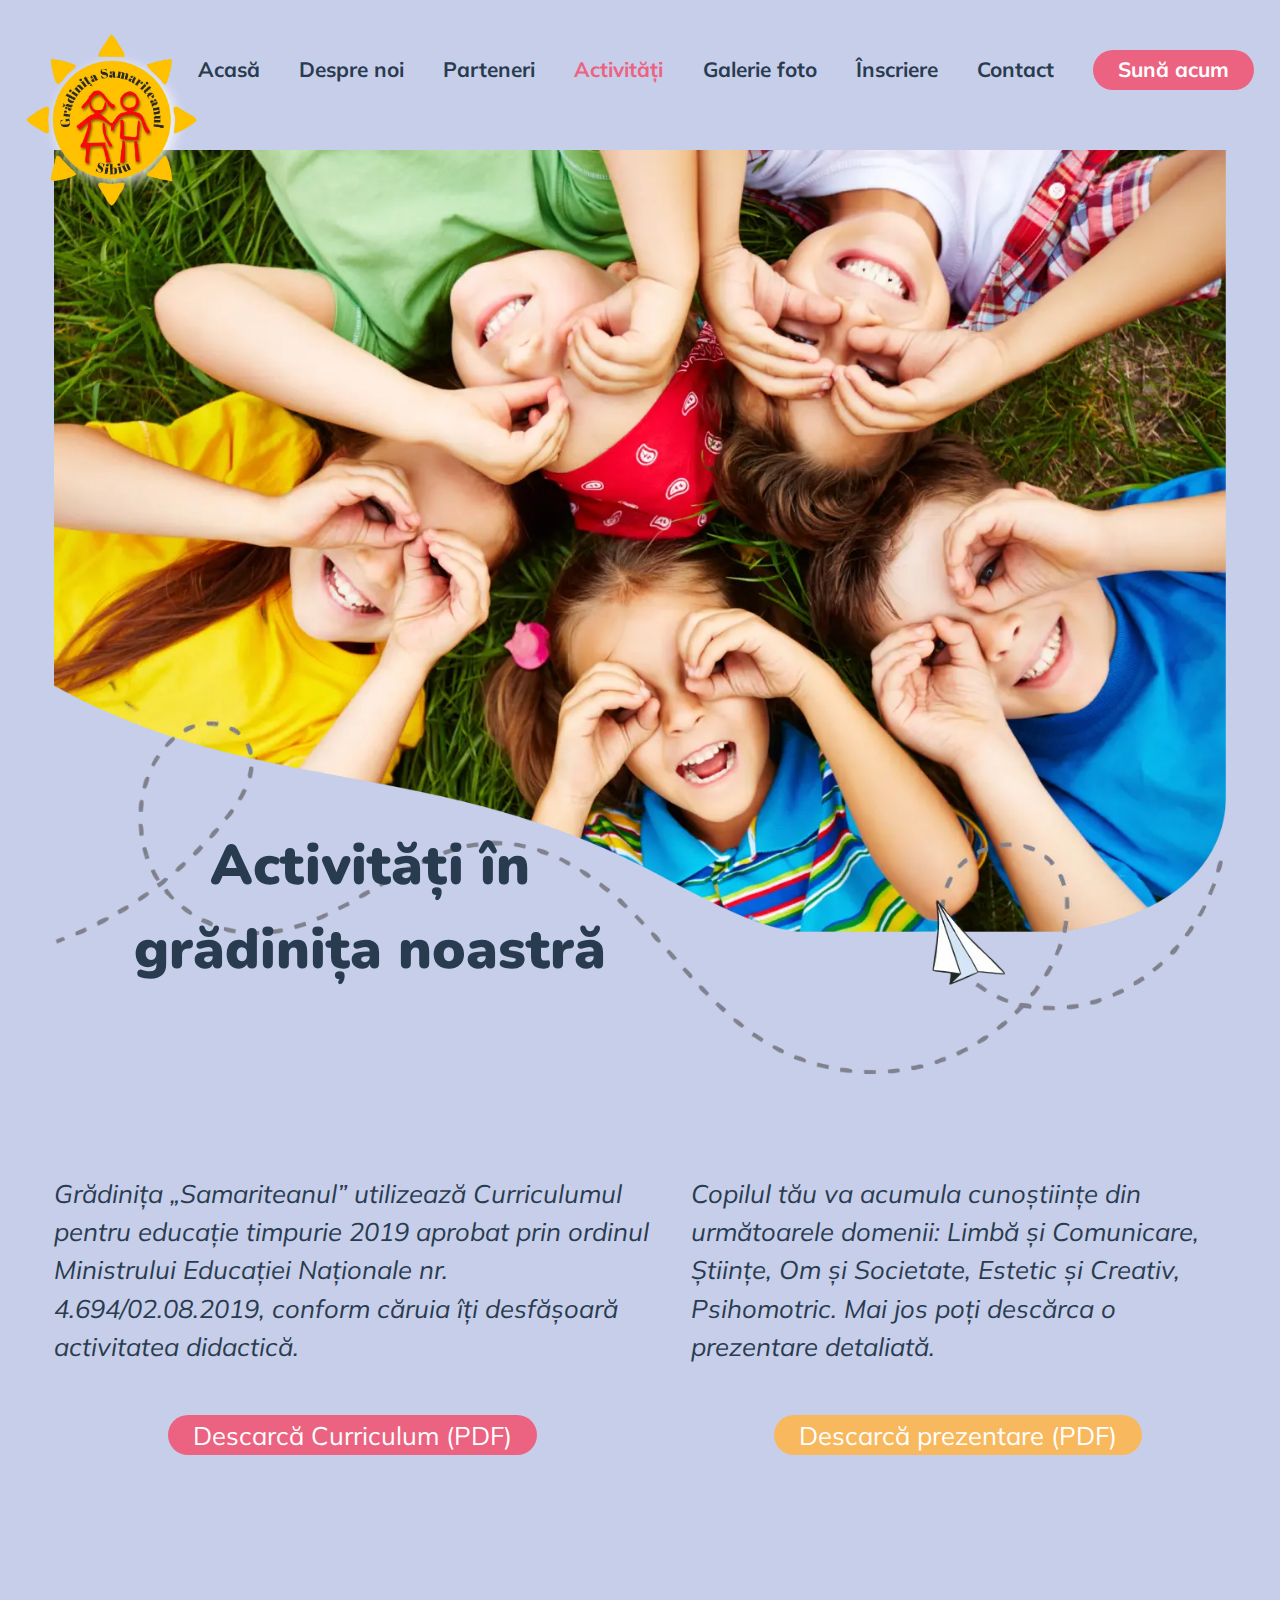
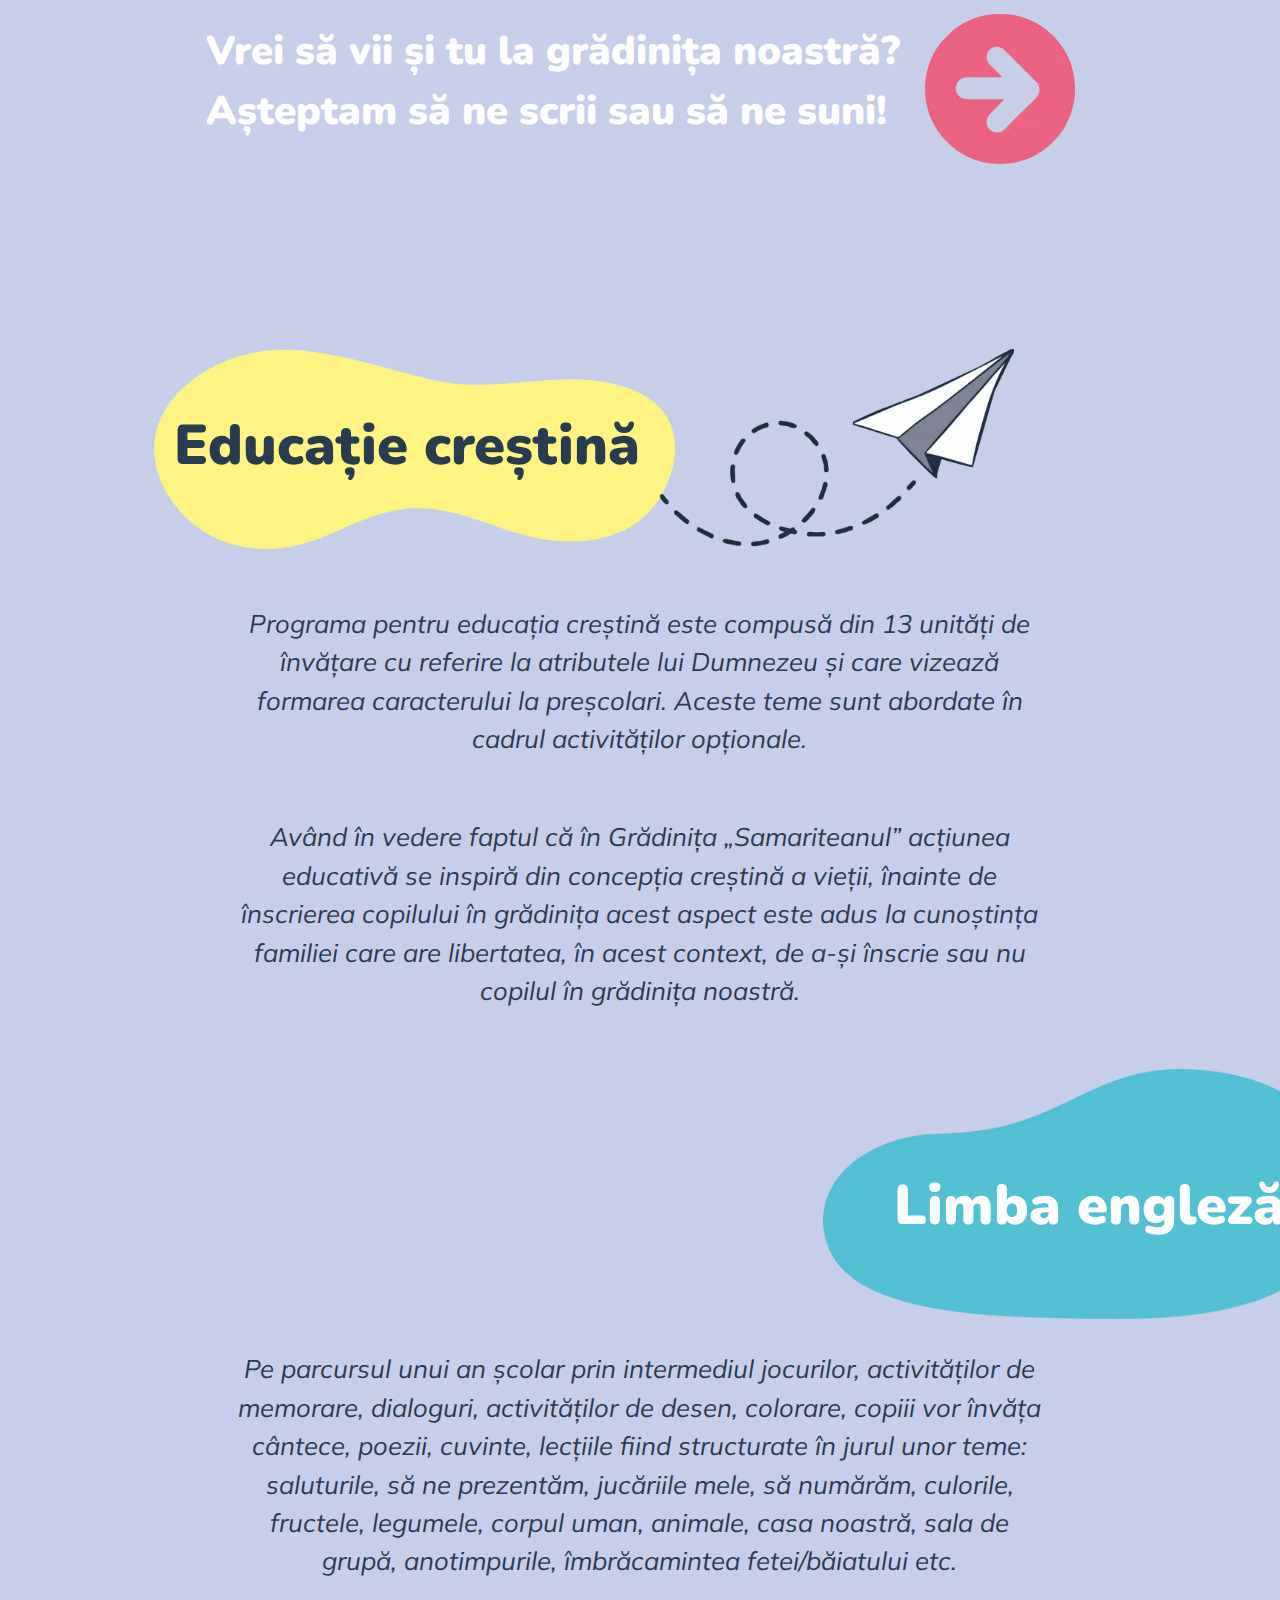
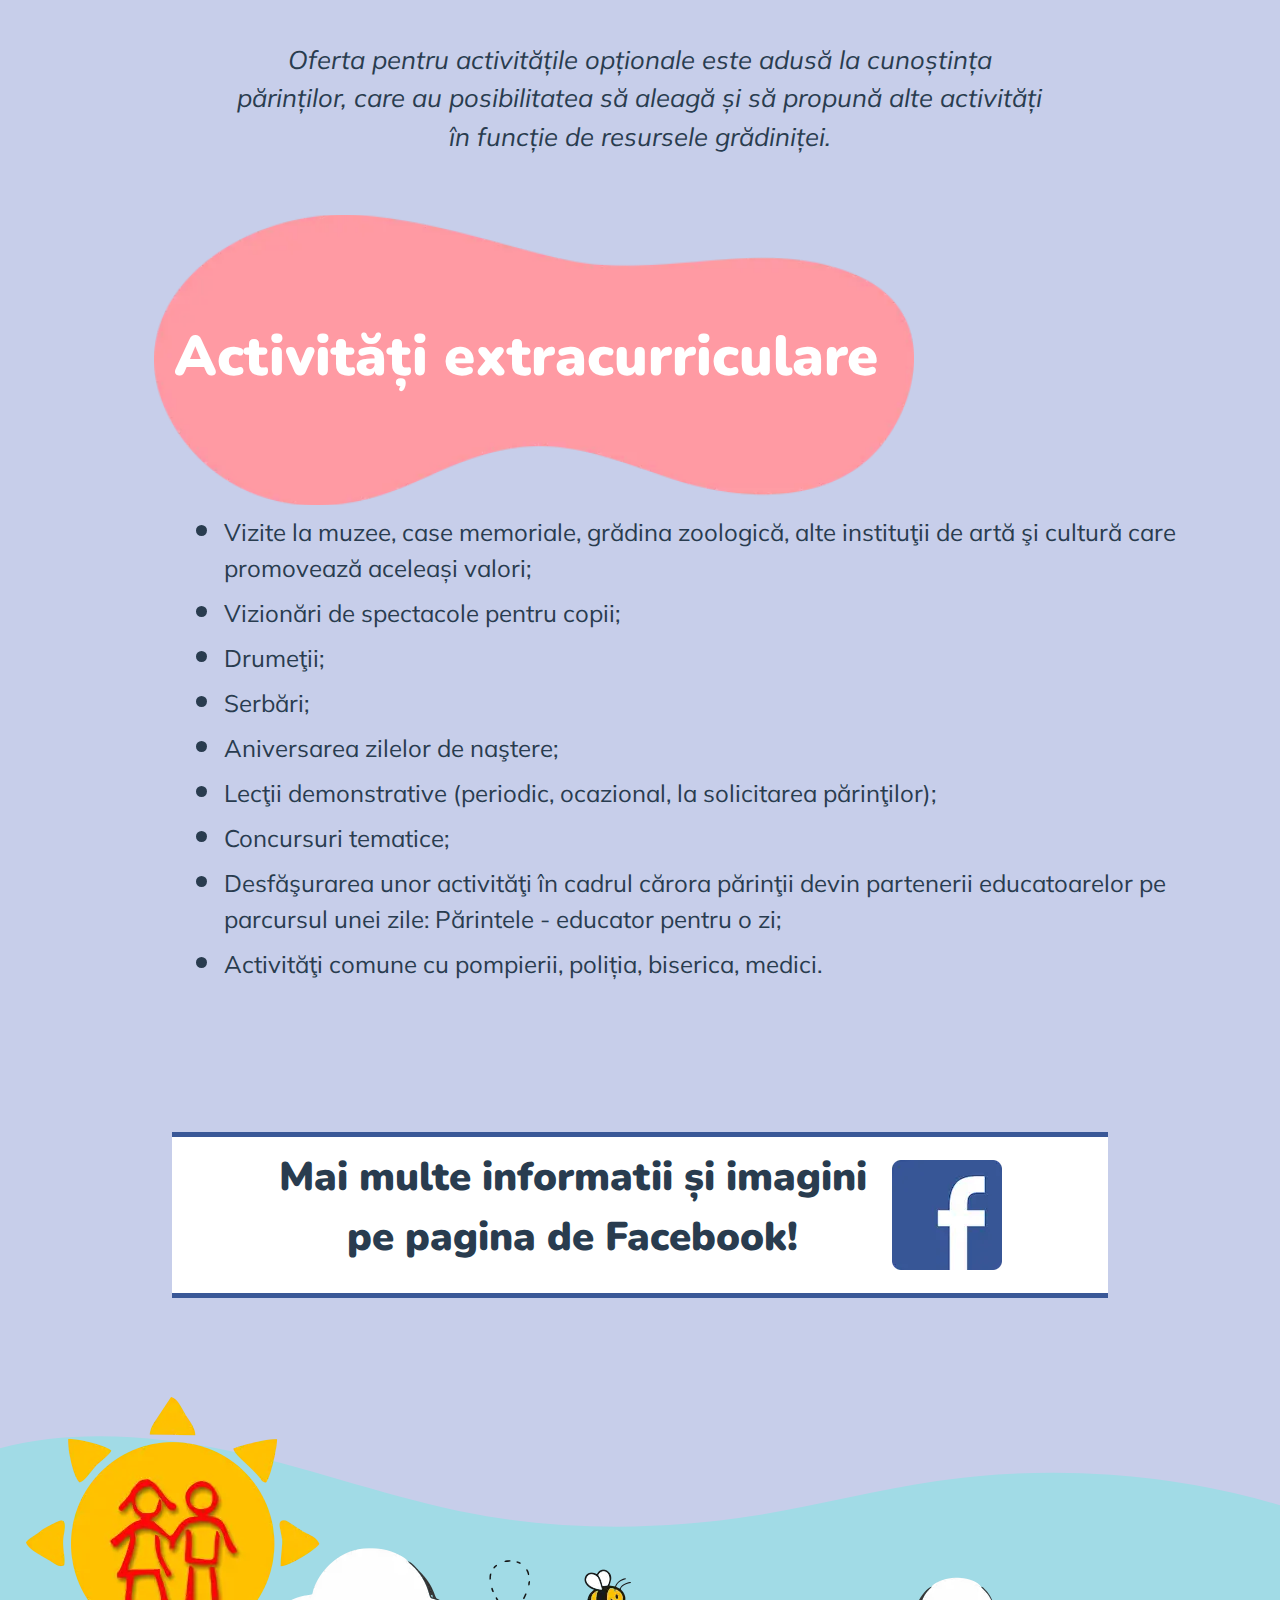
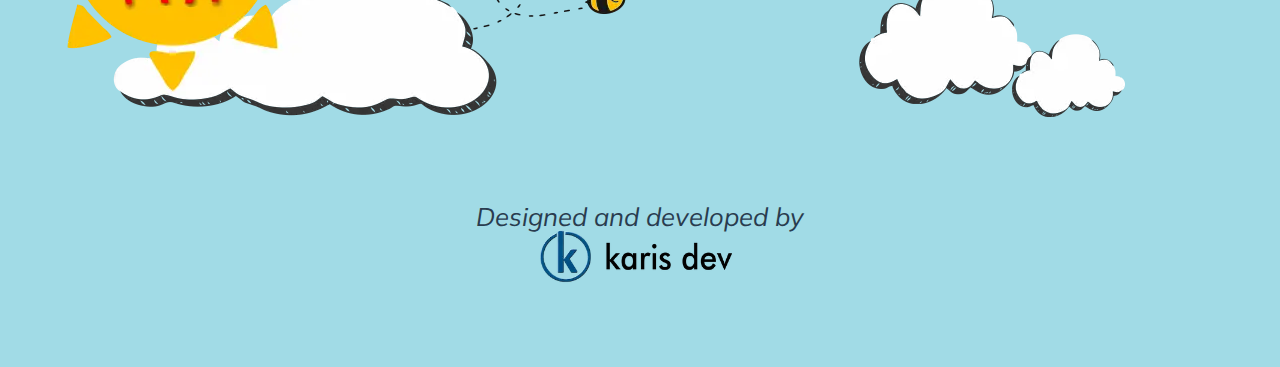
<file: mobile/activitati.html>
<!DOCTYPE html>
<html lang="en">
    <head>
        <meta charset="UTF-8" />
        <meta name="viewport" content="width=device-width, initial-scale=1.0" />
        <title>Grădinița Samariteanul Sibiu</title>

        <!-- redirectionare desktop-mobil -->
        <script>
            if (screen.width > 1000) {
                window.location = '../activitati.html';
            }
        </script>

        <!-- favicon -->
        <link rel="icon" href="/favicon.ico" />

        <!-- fonts -->
        <link rel="preconnect" href="https://fonts.googleapis.com" />
        <link rel="preconnect" href="https://fonts.gstatic.com" crossorigin />
        <link href="https://fonts.googleapis.com/css2?family=Mulish:ital,wght@0,200..1000;1,200..1000&family=Nunito:ital,wght@0,200..1000;1,200..1000&display=swap" rel="stylesheet" />

        <!-- css -->
        <link rel="stylesheet" href="../css/mobile.css" />

        <!-- js -->
        <script src="https://code.jquery.com/jquery-3.7.1.min.js" integrity="sha256-/JqT3SQfawRcv/BIHPThkBvs0OEvtFFmqPF/lYI/Cxo=" crossorigin="anonymous"></script>
        <script src="../js/scripts.js" defer></script>
    </head>
    <!-- stiluri proprii paginii, adaptari -->
    <style></style>
    <body>
        <!-- animated logo -->
        <header class="lightblue">
            <nav class="container flex-group">
                <div class="logo-container">
                    <img src="../img/logo.webp" width="70%" id="logo" alt="logo gradinita samariteanul" />
                    <img width="170.66" src="../img/logo_rays.webp" id="rays" alt="logo sun rays" />
                </div>
                <img src="../img/mobile_header.png" alt="bee in clouds" />
                <img src="../img/mobile_menu_open.png" id="menuButton" alt="open menu icon" />
            </nav>
            <img class="clouds mobile-cloud" width="100" src="../img/cloud1.webp" alt="clouds" id="cloud1" />
            <div class="header-separator">
                <svg data-name="Layer 1" xmlns="http://www.w3.org/2000/svg" viewBox="0 0 1200 120" preserveAspectRatio="none">
                    <path d="M321.39,56.44c58-10.79,114.16-30.13,172-41.86,82.39-16.72,168.19-17.73,250.45-.39C823.78,31,906.67,72,985.66,92.83c70.05,18.48,146.53,26.09,214.34,3V0H0V27.35A600.21,600.21,0,0,0,321.39,56.44Z" class="shape-fill"></path>
                </svg>
            </div>
        </header>
        <div id="menu">
            <a href="index.html">Acasă</a>
            <a href="despre-noi.html">Despre noi</a>
            <a href="parteneri.html">Parteneri</a>
            <a class="current" href="activitati.html">Activități</a>
            <a href="galerie-foto.html">Galerie foto</a>
            <a href="inscriere.html">Înscriere</a>
            <a href="contact.html">Contact</a>
            <a href="tel:0744-198-183"><img src="../img/icon_whatsapp.webp" alt="whatsapp icon" /></a>
        </div>
        <div style="height: 170px"></div>
        <section class="lightpurple">
            <div class="hero">
                <img id="heroIndex" src="../img/mobile/mobile_hero_activitati.webp" alt="happy children" />
                <h2 class="center">Activități în <br />grădinița noastră</h2>
            </div>

            <div>
                <p>Grădinița „Samariteanul” utilizează Curriculumul pentru educație timpurie 2019 aprobat prin ordinul Ministrului Educației Naționale nr. 4.694/02.08.2019, conform căruia își desfășoară activitatea didactică.</p>
                <a href="/pdf/curriculum.pdf" class="button pink">Descarcă Curriculum (PDF)</a>
            </div>
            <div>
                <p>Copilul tău va acumula cunoștiințe din următoarele domenii: Limbă și Comunicare, Științe, Om și Societate, Estetic și Creativ, Psihomotric. Mai jos poți descărca o prezentare detaliată.</p>
                <a href="/pdf/activitati.pdf" class="button orange">Descarcă prezentare (PDF)</a>
            </div>
            <div id="contact-banner">
                <h3 class="center">
                    Vrei să vii și tu la grădinița noastră?
                    <br />
                    Așteptăm să ne scrii sau să ne suni!
                </h3>
                <a href="./contact.html"><img src="../img/icon-arrow_right.webp" alt="right arrow" /></a>
            </div>
            <h2>Educație creștină</h2>
            <p>Programa pentru educația creștină este compusă din 13 unități de învățare cu referire la atributele lui Dumnezeu și care vizează formarea caracterului la preșcolari. Aceste teme sunt abordate în cadrul activităților opționale.</p>
            <p>
                Având în vedere faptul că în Grădinița „Samariteanul” acțiunea educativă se inspiră din concepția creștină a vieții, înainte de înscrierea copilului în grădiniță acest aspect este adus la cunoștința familiei care are libertatea, în
                acest context, de a-și înscrie sau nu copilul în grădinița noastră.
            </p>
            <h2>Limba engleză</h2>
            <img src="../img/diploma.webp" alt="elev cu diploma" />
            <p>
                Pe parcursul unui an școlar prin intermediul jocurilor, activităților de memorare, dialoguri, activităților de desen, colorare, copiii vor învăța cântece, poezii, cuvinte, lecțiile fiind structurate în jurul unor teme: saluturile, să
                ne prezentăm, jucăriile mele, să numărăm, culorile, fructele, legumele, corpul uman, animale, casa noastră, sala de grupă, anotimpurile, îmbrăcămintea fetei/băiatului etc.
            </p>
            <p>Oferta pentru activitățile opționale este adusă la cunoștința părinților, care au posibilitatea să aleagă și să propună alte activități în funcție de resursele grădiniței.</p>
            <h2>Activități extracurriculare</h2>
            <ul class="doc-list no-color">
                <li>Vizite la muzee, case memoriale, grădina zoologică, alte instituţii de artă şi cultură care promovează aceleași valori;</li>
                <li>Vizionări de spectacole pentru copii;</li>
                <li>Drumeţii;</li>
                <li>Serbări;</li>
                <li>Aniversarea zilelor de naştere;</li>
                <li>Lecţii demonstrative (periodic, ocazional, la solicitarea părinţilor);</li>
                <li>Concursuri tematice;</li>
                <li>Desfăşurarea unor activităţi în cadrul cărora părinţii devin partenerii educatoarelor pe parcursul unei zile: Părintele - educator pentru o zi;</li>
                <li>Activităţi comune cu pompierii, poliția, biserica, medici.</li>
            </ul>

            <div id="contact-banner" style="border-top: 5px solid #3a5897; border-bottom: 5px solid #3a5897">
                <h3>Mai multe imagini pe pagina de Facebook!</h3>
                <a href="https://www.facebook.com/gradinita.samariteanul" target="_blank"><img src="../img/icon_fb_big.webp" alt="icon facebook" /></a>
            </div>

            <div style="height: 50px"></div>
            <div class="contact-footer-separator">
                <svg data-name="Layer 1" xmlns="http://www.w3.org/2000/svg" viewBox="0 0 1200 120" preserveAspectRatio="none">
                    <path d="M321.39,56.44c58-10.79,114.16-30.13,172-41.86,82.39-16.72,168.19-17.73,250.45-.39C823.78,31,906.67,72,985.66,92.83c70.05,18.48,146.53,26.09,214.34,3V0H0V27.35A600.21,600.21,0,0,0,321.39,56.44Z" class="shape-fill"></path>
                </svg>
            </div>
        </section>
        <footer>
            <div class="container center" id="footer-container">
                <img src="../img/bg_footer.webp" alt="footer images" />
                <div class="credits">
                    <p>Designed and developed by</p>
                    <a href="http://karisdev.ro"><img src="../img/logo_karis.webp" height="60" alt="logo karis dev" /></a>
                </div>
            </div>
        </footer>
    </body>
</html>
</file>
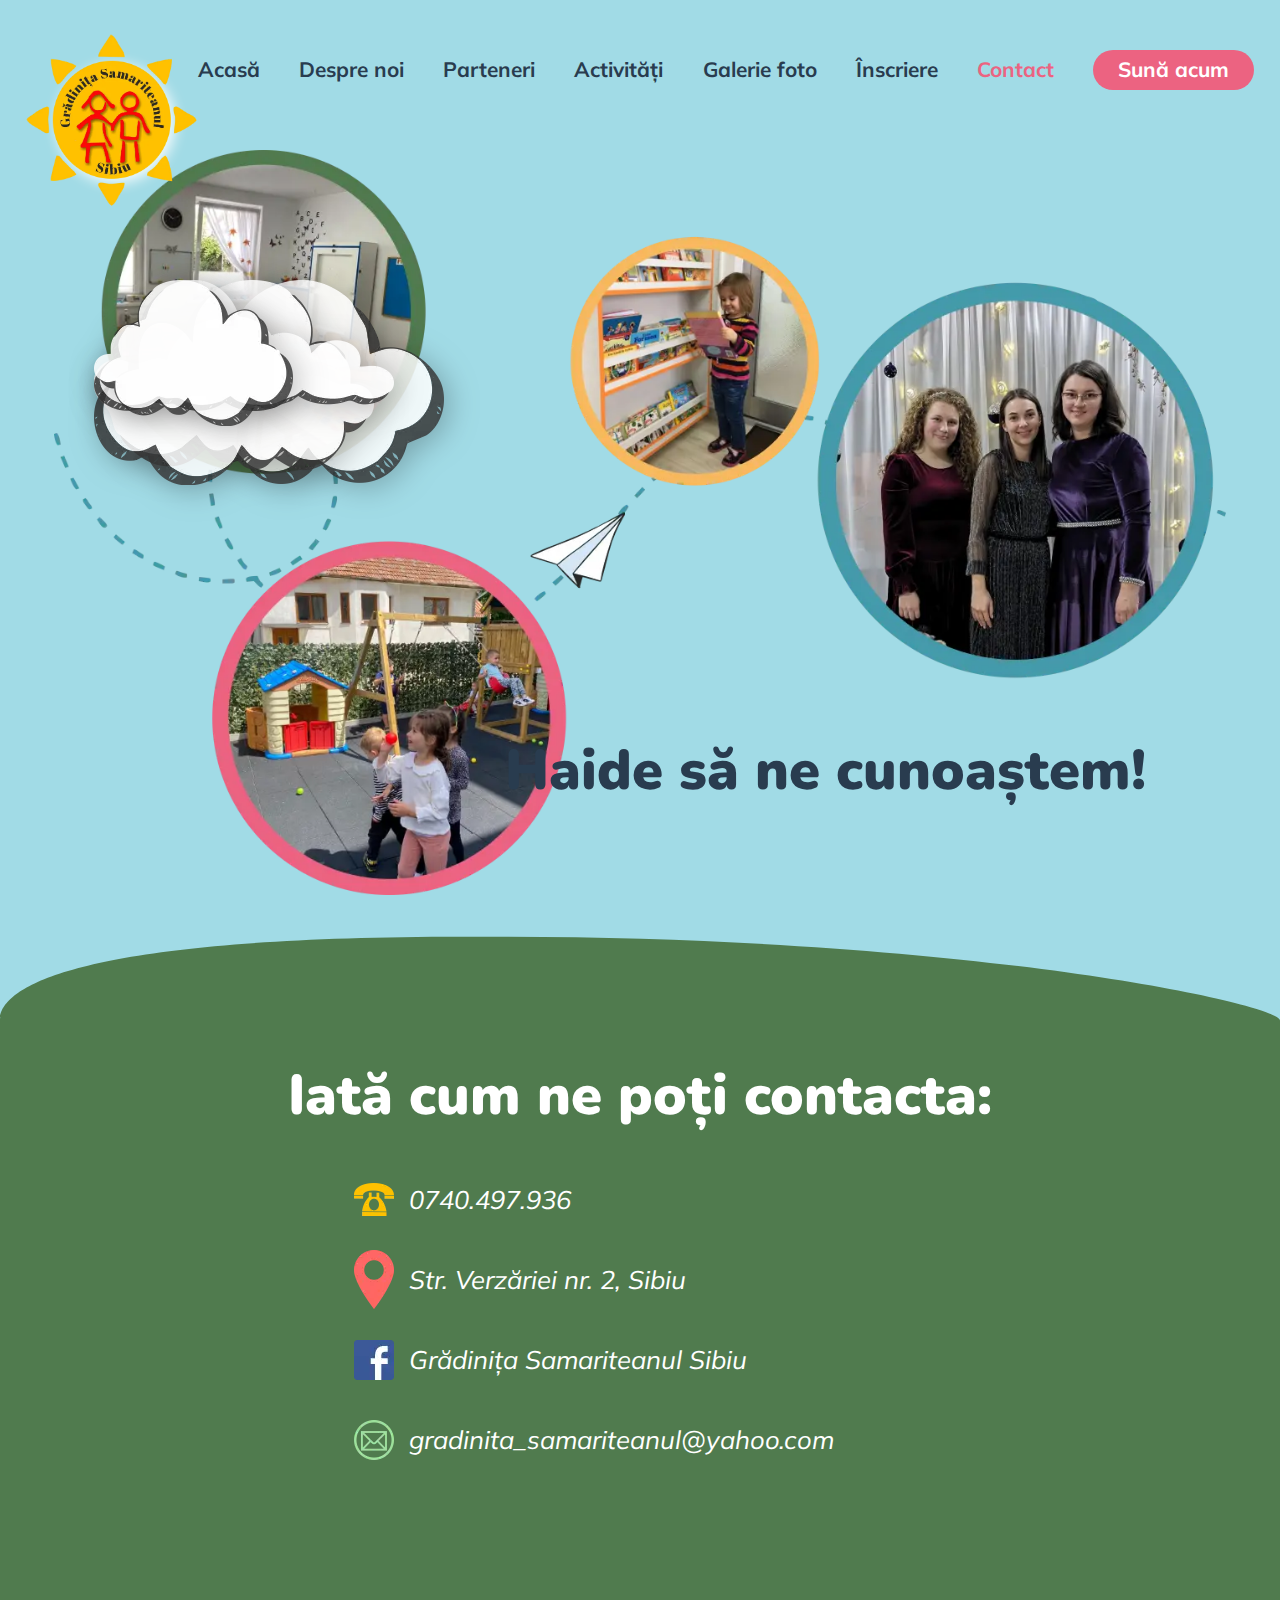
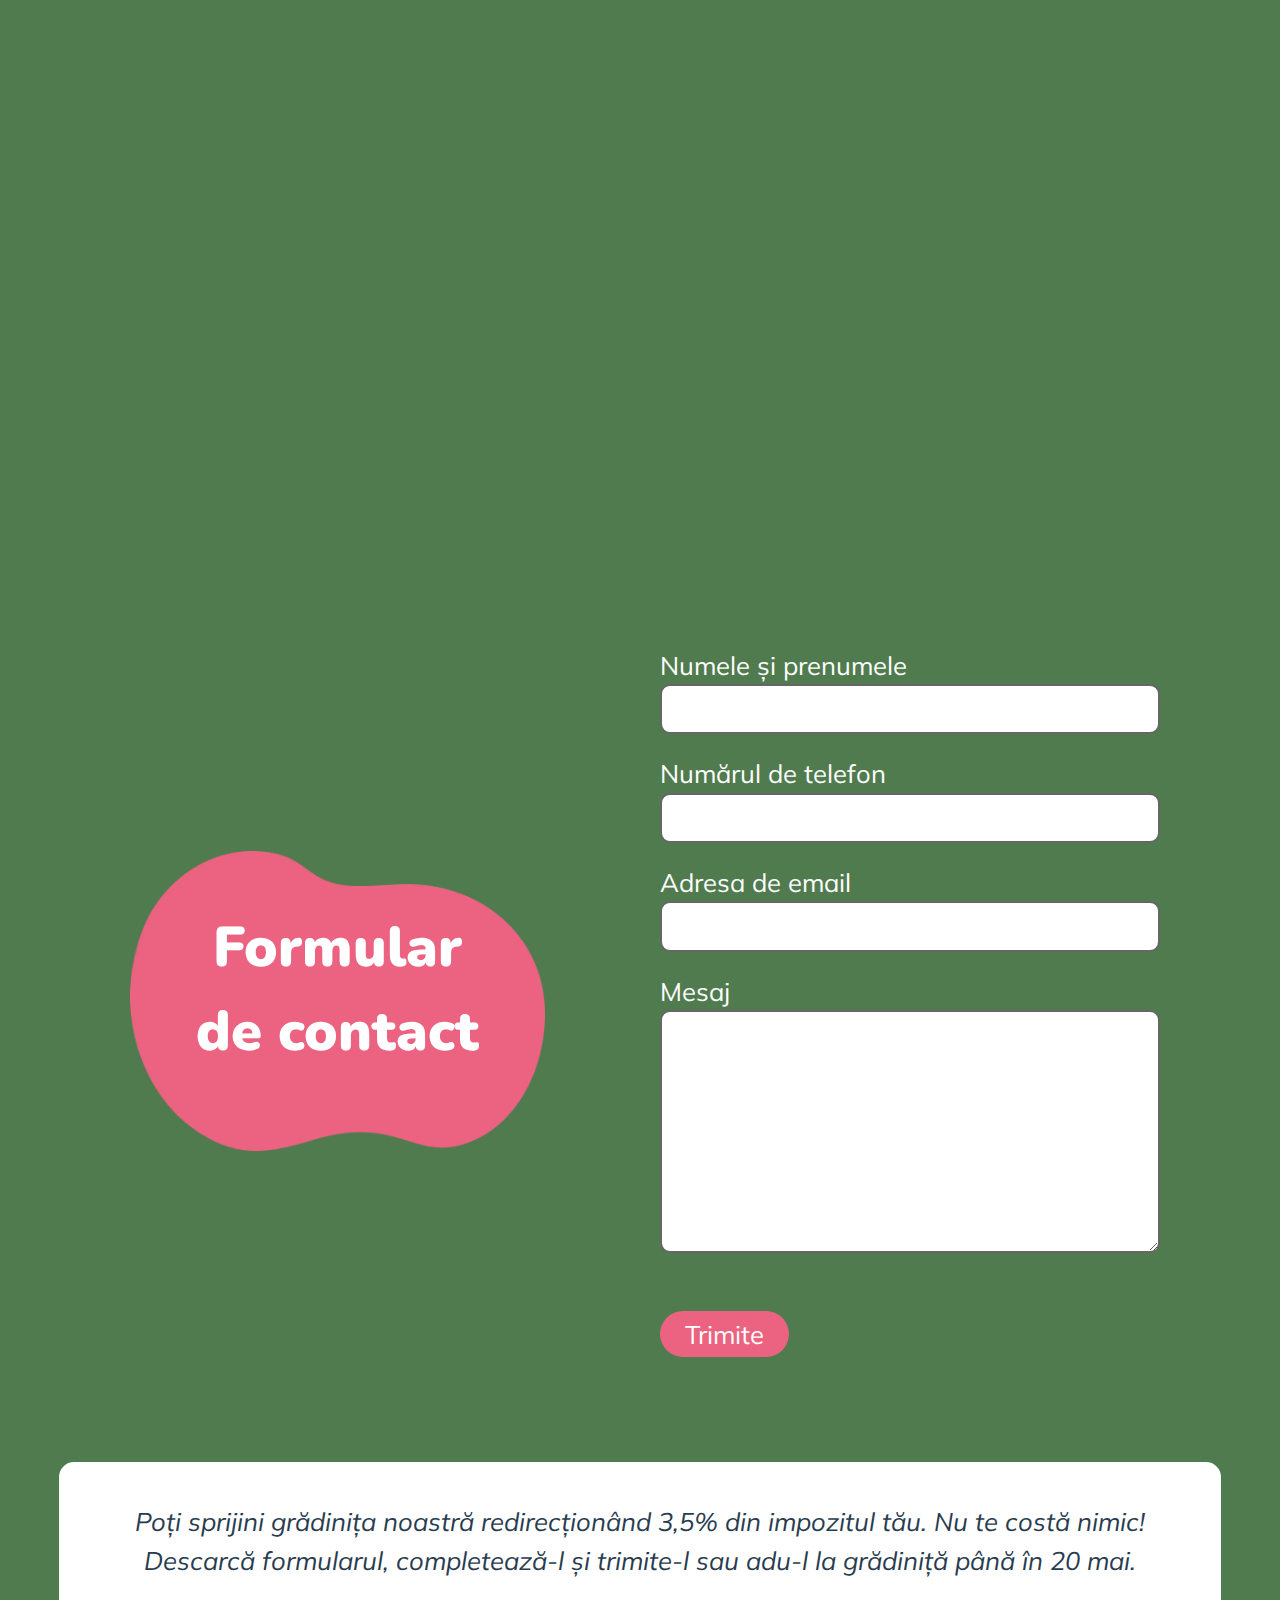
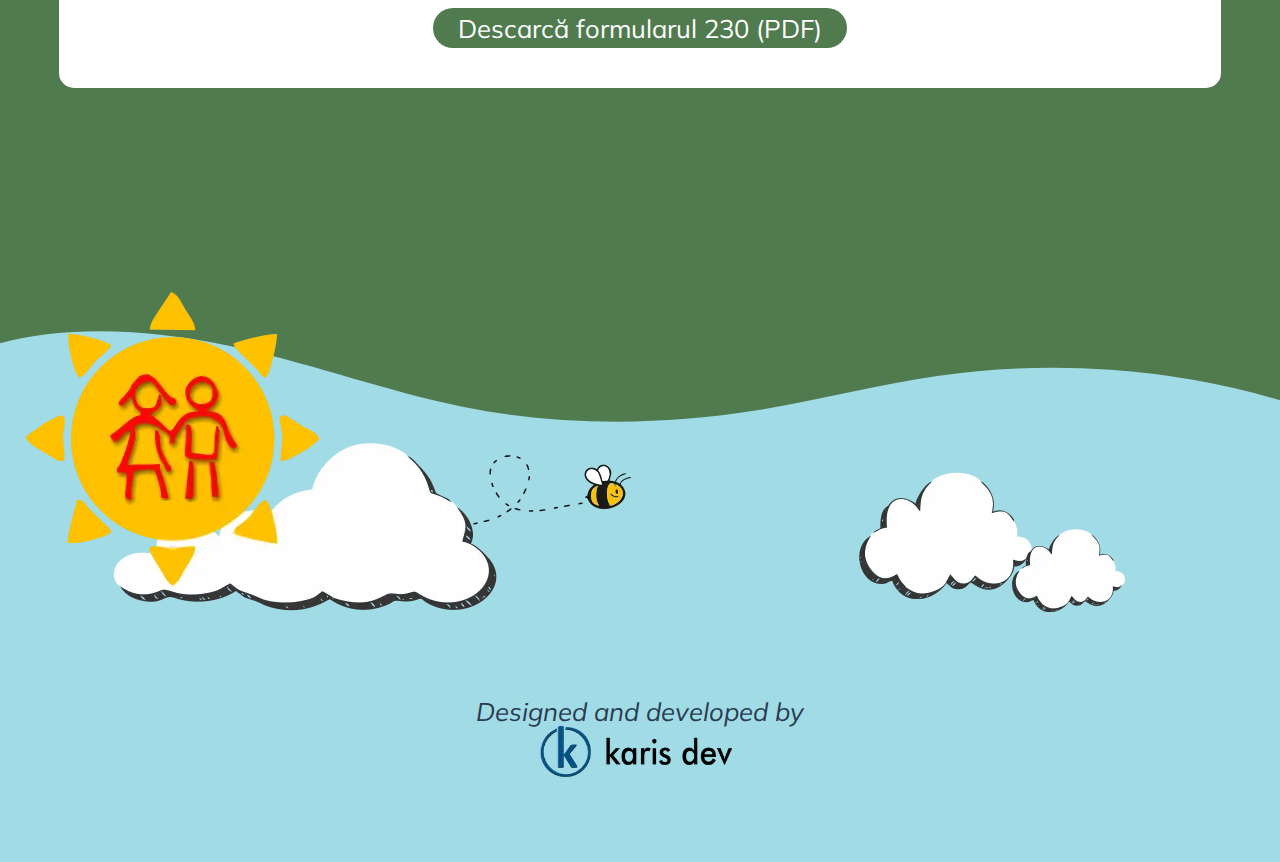
<file: mobile/contact.html>
<!DOCTYPE html>
<html lang="en">
    <head>
        <meta charset="UTF-8" />
        <meta name="viewport" content="width=device-width, initial-scale=1.0" />
        <title>Grădinița Samariteanul Sibiu</title>

        <!-- redirectionare de pe desktop pe mobil -->
        <script>
            if (screen.width > 1000) {
                window.location = '../contact.html';
            }
        </script>

        <!-- favicon -->
        <link rel="icon" href="/favicon.ico" />

        <!-- fonts -->
        <link rel="preconnect" href="https://fonts.googleapis.com" />
        <link rel="preconnect" href="https://fonts.gstatic.com" crossorigin />
        <link href="https://fonts.googleapis.com/css2?family=Mulish:ital,wght@0,200..1000;1,200..1000&family=Nunito:ital,wght@0,200..1000;1,200..1000&display=swap" rel="stylesheet" />

        <!-- css -->
        <link rel="stylesheet" href="../css/mobile.css" />

        <!-- js -->
        <script src="https://code.jquery.com/jquery-3.7.1.min.js" integrity="sha256-/JqT3SQfawRcv/BIHPThkBvs0OEvtFFmqPF/lYI/Cxo=" crossorigin="anonymous"></script>
        <script src="../js/scripts.js" defer></script>
    </head>
    <!-- stiluri proprii paginii, adaptari -->
    <style></style>
    <body>
        <!-- animated logo -->
        <header class="lightblue">
            <nav class="container flex-group">
                <div class="logo-container">
                    <img src="../img/logo.webp" width="70%" id="logo" alt="logo gradinita samariteanul" />
                    <img width="170.66" src="../img/logo_rays.webp" id="rays" alt="logo sun rays" />
                </div>
                <img src="../img/mobile_header.png" alt="bee in clouds" />
                <img src="../img/mobile_menu_open.png" id="menuButton" alt="open menu icon" />
            </nav>
            <img class="clouds mobile-cloud" width="100" src="../img/cloud1.webp" alt="clouds" id="cloud1" />
            <div class="header-separator">
                <svg data-name="Layer 1" xmlns="http://www.w3.org/2000/svg" viewBox="0 0 1200 120" preserveAspectRatio="none">
                    <path d="M321.39,56.44c58-10.79,114.16-30.13,172-41.86,82.39-16.72,168.19-17.73,250.45-.39C823.78,31,906.67,72,985.66,92.83c70.05,18.48,146.53,26.09,214.34,3V0H0V27.35A600.21,600.21,0,0,0,321.39,56.44Z" class="shape-fill"></path>
                </svg>
            </div>
        </header>
        <div id="menu">
            <a href="index.html">Acasă</a>
            <a href="despre-noi.html">Despre noi</a>
            <a href="parteneri.html">Parteneri</a>
            <a href="activitati.html">Activități</a>
            <a href="galerie-foto.html">Galerie foto</a>
            <a href="inscriere.html">Înscriere</a>
            <a class="current" href="contact.html">Contact</a>
            <a href="tel:0744-198-183"><img src="../img/icon_whatsapp.webp" alt="whatsapp icon" /></a>
        </div>
        <div style="height: 170px"></div>
        <section class="lightblue">
            <div class="hero">
                <img id="heroIndex" src="../img/mobile/mobile_hero_contact.webp" alt="happy children laying in the grass" />
            </div>
        </section>

        <section class="darkgreen">
            <div class="hero-contact-separator">
                <svg data-name="Layer 1" xmlns="http://www.w3.org/2000/svg" viewBox="0 0 1200 120" preserveAspectRatio="none">
                    <path d="M1200 120L0 16.48 0 0 1200 0 1200 120z" class="shape-fill"></path>
                </svg>
            </div>
            <div style="height: 100px"></div>
            <h2 class="center light">Iată cum ne poți contacta:</h2>
            <div id="contact-info">
                <div class="row">
                    <img src="../img/icon_phone.webp" alt="icon phone" />
                    <p>0740.497.936</p>
                </div>
                <div class="row">
                    <img src="../img/icon_location.webp" alt="icon location" />
                    <p>Str. Verzăriei nr. 2, Sibiu</p>
                </div>
                <div class="row">
                    <img src="../img/icon_fb.webp" alt="icon fb" />
                    <p>Grădinița Samariteanul Sibiu</p>
                </div>
                <div class="row">
                    <img src="../img/icon_email.webp" alt="icon email" />
                    <p>gradinita_samariteanul@yahoo.com</p>
                </div>
            </div>
            <iframe
                src="https://www.google.com/maps/embed?pb=!1m18!1m12!1m3!1d2781.8883738458862!2d24.1241159123824!3d45.79346401128808!2m3!1f0!2f0!3f0!3m2!1i1024!2i768!4f13.1!3m3!1m2!1s0x474c67f136c6ab97%3A0x8f685cb19686a615!2sGr%C8%A7dinita%20%22Samariteanul%22!5e0!3m2!1sen!2sro!4v1716391960425!5m2!1sen!2sro"
                width="96%"
                height="550"
                style="border: 0; margin: 60px auto"
                allowfullscreen=""
                loading="lazy"
                referrerpolicy="no-referrer-when-downgrade">
            </iframe>

            <h2 class="light">Formular <br />de contact</h2>
            <div class="right" id="enroll-form">
                <form>
                    <label for="nume">Numele și prenumele </label>
                    <input type="text" name="nume" id="nume" />
                    <label for="telefon">Numărul de telefon</label>
                    <input type="text" name="telefon" id="telefon" />
                    <label for="email">Adresa de email</label>
                    <input type="text" name="email" id="email" />
                    <label for="mesaj">Mesaj</label>
                    <textarea name="mesaj" id="mesaj" rows="6"></textarea>
                    <br />
                    <a id="contactButton" href="javascript:;" onclick="sendForm(this);" class="button pink">Trimite<img src="../img/spinner.gif" alt="loading spinner" /></a>
                </form>
                <div id="msg"></div>
            </div>

            <div class="form230">
                <p>Poți sprijini grădinița noastră redirecționând 3,5% din impozitul tău. Nu te costă nimic! Descarcă formularul, completează-l și trimite-l sau adu-l la grădiniță până în 20 mai.</p>
                <a href="/pdf/230.pdf" class="button darkgreen">Descarcă formularul 230 (PDF)</a>
            </div>
            <div style="height: 100px"></div>
            <div class="contact-footer-separator">
                <svg data-name="Layer 1" xmlns="http://www.w3.org/2000/svg" viewBox="0 0 1200 120" preserveAspectRatio="none">
                    <path d="M321.39,56.44c58-10.79,114.16-30.13,172-41.86,82.39-16.72,168.19-17.73,250.45-.39C823.78,31,906.67,72,985.66,92.83c70.05,18.48,146.53,26.09,214.34,3V0H0V27.35A600.21,600.21,0,0,0,321.39,56.44Z" class="shape-fill"></path>
                </svg>
            </div>
        </section>
        <footer>
            <div class="container center" id="footer-container">
                <img src="../img/bg_footer.webp" alt="footer images" />
                <div class="credits">
                    <p>Designed and developed by</p>
                    <a href="http://karisdev.ro"><img src="../img/logo_karis.webp" height="60" alt="logo karis dev" /></a>
                </div>
            </div>
        </footer>
        <script></script>
    </body>
</html>
</file>
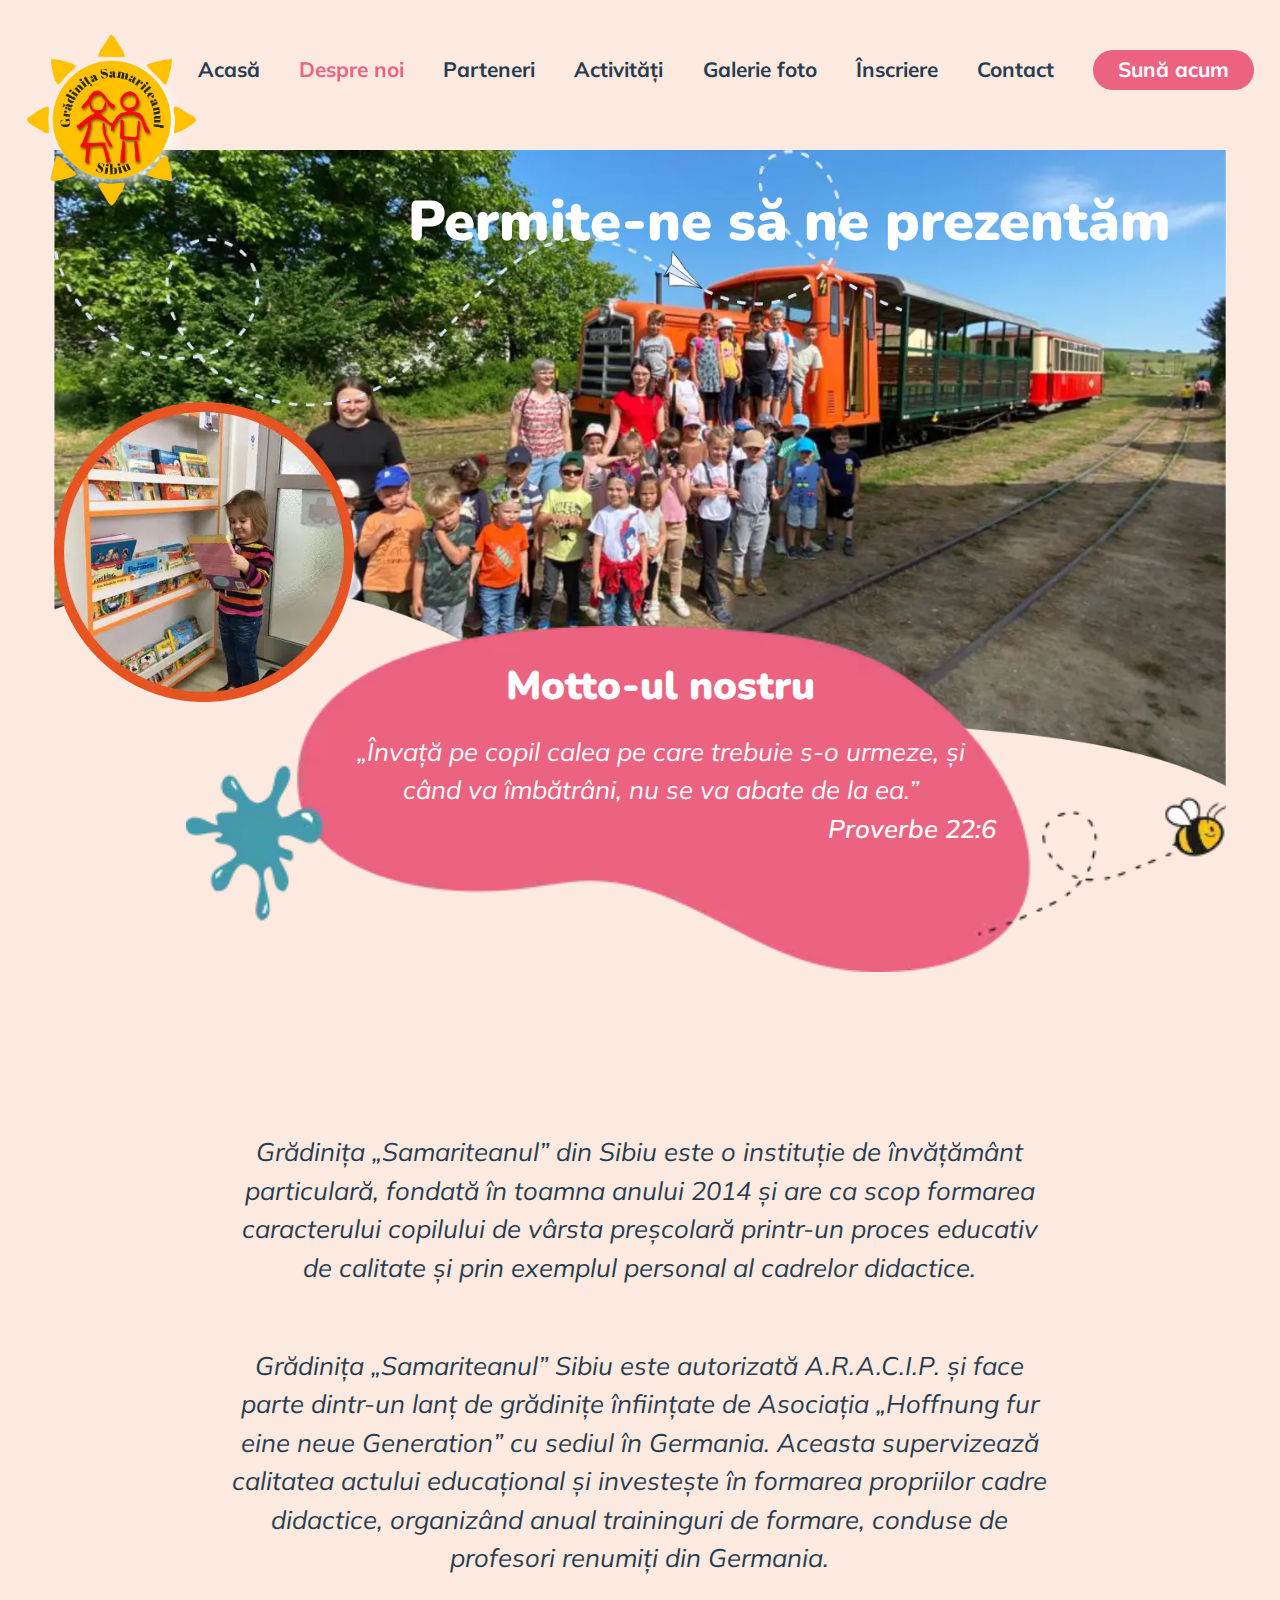
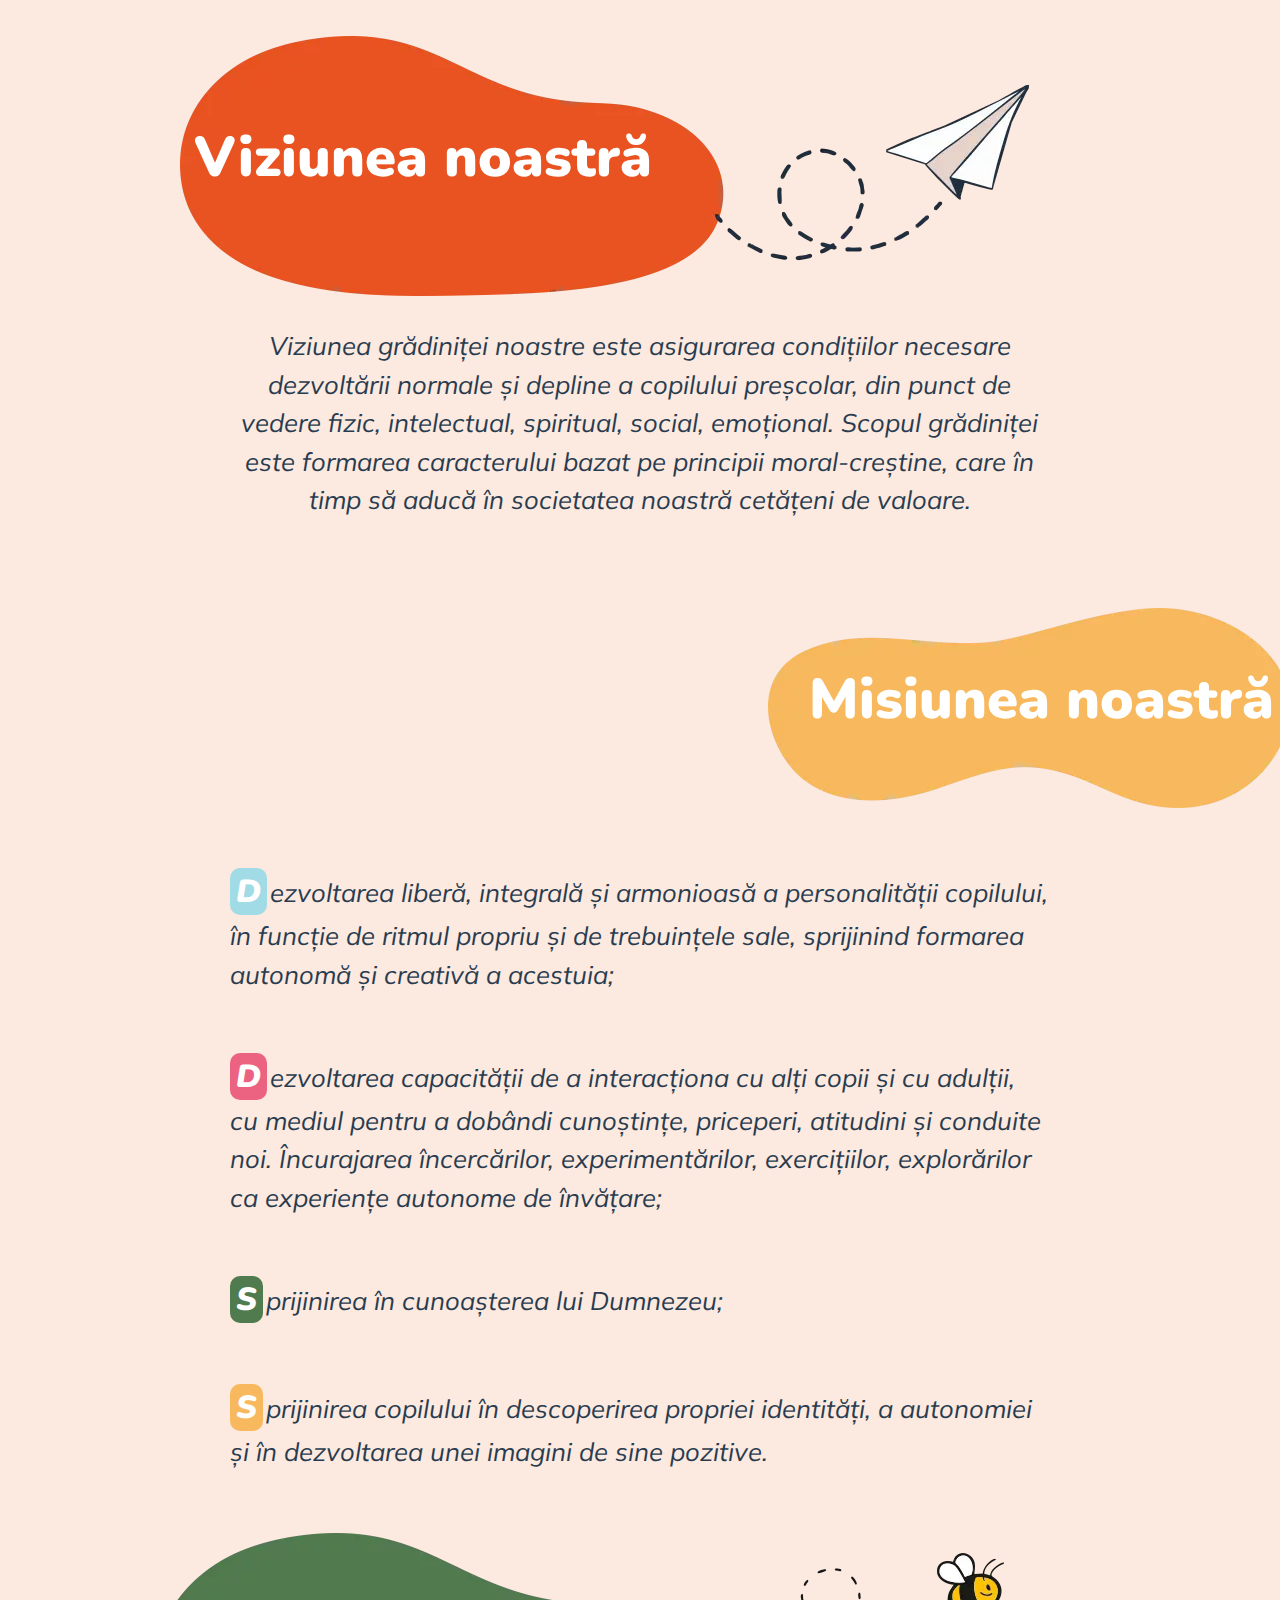
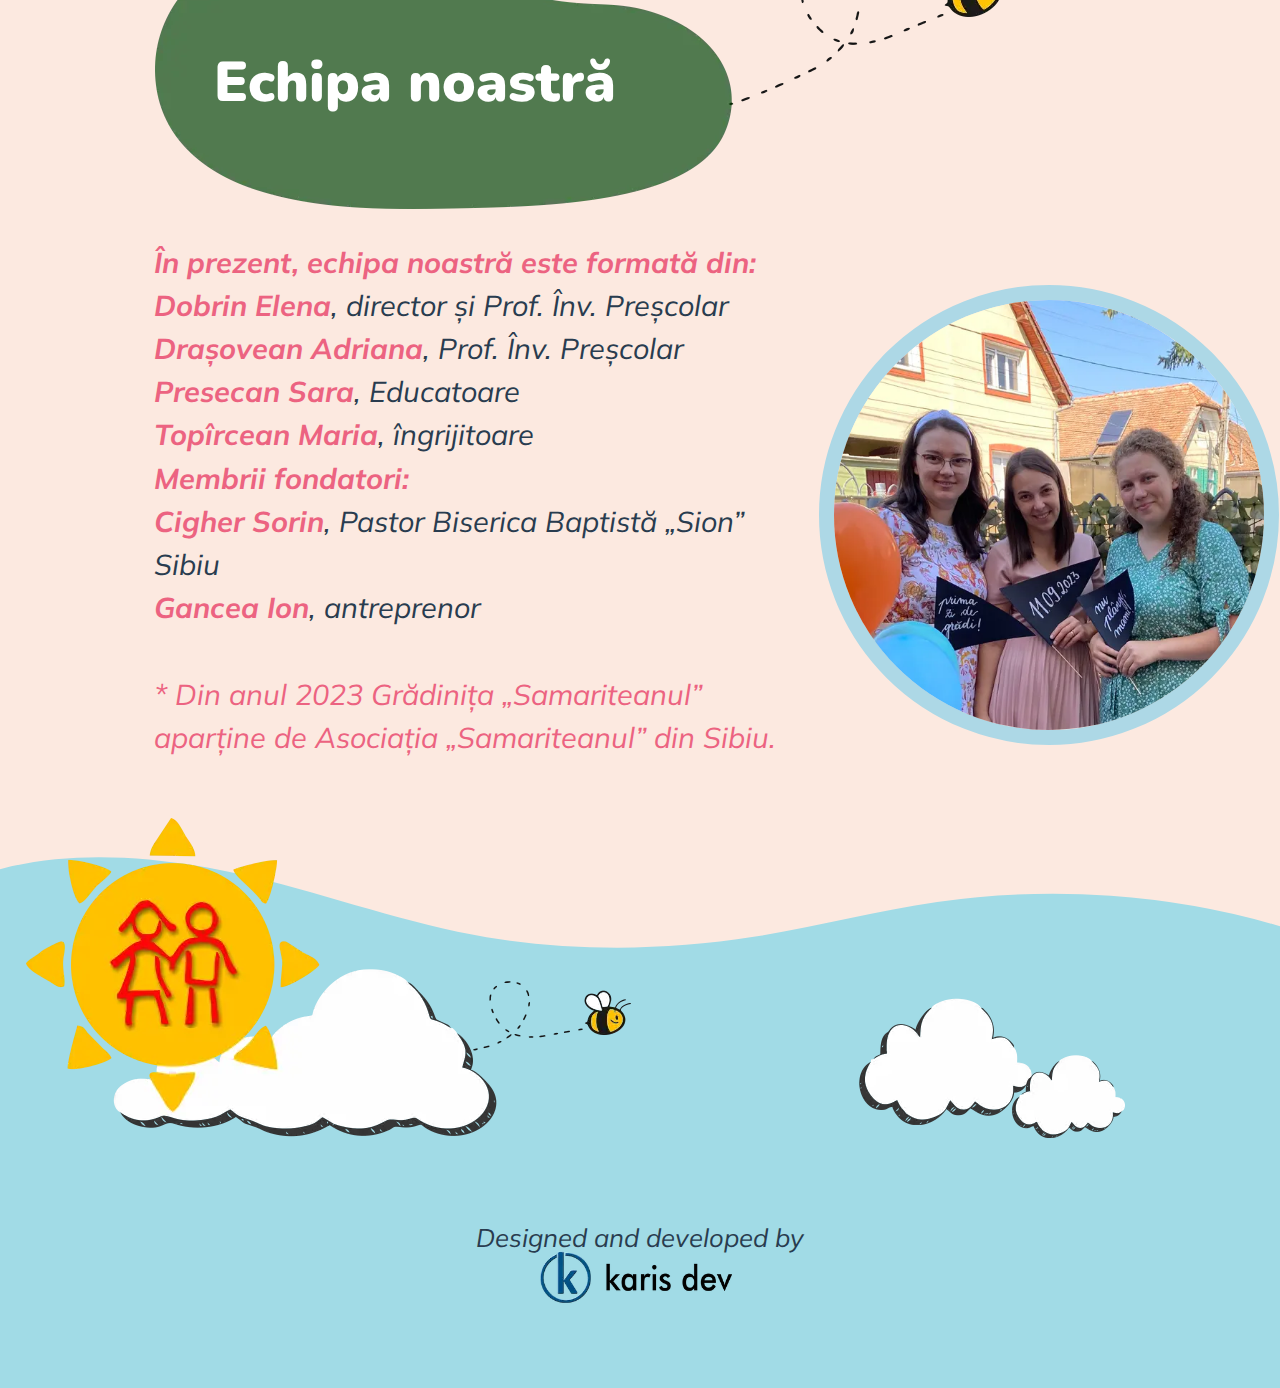
<file: mobile/despre-noi.html>
<!DOCTYPE html>
<html lang="en">
    <head>
        <meta charset="UTF-8" />
        <meta name="viewport" content="width=device-width, initial-scale=1.0" />
        <title>Grădinița Samariteanul Sibiu</title>

        <!-- redirectionare de pe mobil  pe desktop  -->
        <script type="text/javascript">
            if (screen.width > 1000) {
                window.location = '../despre-noi.html';
            }
        </script>

        <!-- favicon -->
        <link rel="icon" href="/favicon.ico" />

        <!-- fonts -->
        <link rel="preconnect" href="https://fonts.googleapis.com" />
        <link rel="preconnect" href="https://fonts.gstatic.com" crossorigin />
        <link href="https://fonts.googleapis.com/css2?family=Mulish:ital,wght@0,200..1000;1,200..1000&family=Nunito:ital,wght@0,200..1000;1,200..1000&display=swap" rel="stylesheet" />

        <!-- css -->
        <link rel="stylesheet" href="../css/mobile.css" />

        <!-- js -->
        <script src="https://code.jquery.com/jquery-3.7.1.min.js" integrity="sha256-/JqT3SQfawRcv/BIHPThkBvs0OEvtFFmqPF/lYI/Cxo=" crossorigin="anonymous"></script>
        <script src="../js/scripts.js" defer></script>
    </head>
    <!-- stiluri proprii paginii, adaptari -->
    <style></style>
    <body>
        <!-- animated logo -->
        <header class="lightblue">
            <nav class="container flex-group">
                <div class="logo-container">
                    <img src="../img/logo.webp" width="70%" id="logo" alt="logo gradinita samariteanul" />
                    <img width="170.66" src="../img/logo_rays.webp" id="rays" alt="logo sun rays" />
                </div>
                <img src="../img/mobile_header.png" alt="bee in clouds" />
                <img src="../img/mobile_menu_open.png" id="menuButton" alt="open menu icon" />
            </nav>
            <img class="clouds mobile-cloud" width="100" src="../img/cloud1.webp" alt="clouds" id="cloud1" />
            <div class="header-separator">
                <svg data-name="Layer 1" xmlns="http://www.w3.org/2000/svg" viewBox="0 0 1200 120" preserveAspectRatio="none">
                    <path d="M321.39,56.44c58-10.79,114.16-30.13,172-41.86,82.39-16.72,168.19-17.73,250.45-.39C823.78,31,906.67,72,985.66,92.83c70.05,18.48,146.53,26.09,214.34,3V0H0V27.35A600.21,600.21,0,0,0,321.39,56.44Z" class="shape-fill"></path>
                </svg>
            </div>
        </header>
        <div id="menu">
            <a href="index.html">Acasă</a>
            <a class="current" href="despre-noi.html">Despre noi</a>
            <a href="parteneri.html">Parteneri</a>
            <a href="activitati.html">Activități</a>
            <a href="galerie-foto.html">Galerie foto</a>
            <a href="inscriere.html">Înscriere</a>
            <a href="contact.html">Contact</a>
            <a href="tel:0744-198-183"><img src="../img/icon_whatsapp.webp" alt="whatsapp icon" /></a>
        </div>
        <div style="height: 170px"></div>
        <section class="cream">
            <img id="heroIndex" src="../img/mobile/mobile_hero_desprenoi.webp" alt="happy children with train" />
            <h2>Permite-ne să ne prezentăm</h2>
            <p>
                Grădinița „Samariteanul” din Sibiu este o instituție de învățământ particulară, fondată în toamna anului 2014 și are ca scop formarea caracterului copilului de vârsta preșcolară printr-un proces educativ de calitate și prin exemplul
                personal al cadrelor didactice.
            </p>

            <p>
                Grădinița „Samariteanul” Sibiu este autorizată A.R.A.C.I.P. și face parte dintr-un lanț de grădinițe înființate de Asociația „Hoffnung fur eine neue Generation” cu sediul în Germania. Aceasta supervizează calitatea actului educațional
                și investește în formarea propriilor cadre didactice, organizând anual traininguri de formare, conduse de profesori renumiți din Germania.
            </p>
            <img src="../img/girl_reading.webp" alt="girl reading in library" id="girl" />

            <h3>Motto-ul nostru</h3>
            <p>„Învață pe copil calea pe care trebuie s-o urmeze, și când va îmbătrâni, nu se va abate de la ea.” (Proverbe 22:6)</p>

            <h3 class="center">Viziunea noastră</h3>
            <p>
                Viziunea grădiniței noastre este asigurarea condițiilor necesare dezvoltării normale și depline a copilului preșcolar, din punct de vedere fizic, intelectual, spiritual, social, emoțional. Scopul grădiniței este formarea caracterului
                bazat pe principii moral-creștine, care în timp să aducă în societatea noastră cetățeni de valoare.
            </p>
            <h3 class="center">Misiunea noastră</h3>
            <p class="left"><span class="lightblue capital">D</span>ezvoltarea liberă, integrală și armonioasă a personalității copilului, în funcție de ritmul propriu și de trebuințele sale, sprijinind formarea autonomă și creativă a acestuia;</p>
            <p class="left">
                <span class="pink capital">D</span>ezvoltarea capacității de a interacționa cu alți copii și cu adulții, cu mediul pentru a dobândi cunoștințe, priceperi, atitudini și conduite noi. Încurajarea încercărilor, experimentărilor,
                exercițiilor, explorărilor ca experiențe autonome de învățare;
            </p>
            <p class="left"><span class="darkgreen capital">S</span>prijinirea în cunoașterea lui Dumnezeu;</p>
            <p class="left"><span class="orange capital">S</span>prijinirea copilului în descoperirea propriei identități, a autonomiei și în dezvoltarea unei imagini de sine pozitive.</p>
            <h3 class="center">Echipa noastră</h3>
            <p class="left">
                <strong>În prezent, echipa noastră este formată din:</strong>
                <br />
                <strong>Dobrin Elena</strong>, director și Prof. Înv. Preșcolar
                <br />
                <strong>Drașovean Adriana</strong>, Prof. Înv. Preșcolar
                <br />
                <strong>Presecan Sara</strong>, Educatoare
                <br />
                <strong>Topîrcean Maria</strong>, îngrijitoare
                <br />
                <strong>Membrii fondatori:</strong>
                <br />
                <strong>Cigher Sorin</strong>, Pastor Biserica Baptistă „Sion” Sibiu
                <br />
                <strong>Gancea Ion</strong>, antreprenor <br /><br />
                <span style="color: var(--clr-pink); text-align: left">* Din anul 2023 Grădinița „Samariteanul” aparține de Asociația „Samariteanul” din Sibiu.</span>
            </p>
            <img src="../img/educatoare2.webp" class="" alt="grupul de educatoare de la gradinita Samariteanul din Sibiu" />
            <div class="contact-footer-separator">
                <svg data-name="Layer 1" xmlns="http://www.w3.org/2000/svg" viewBox="0 0 1200 120" preserveAspectRatio="none">
                    <path d="M321.39,56.44c58-10.79,114.16-30.13,172-41.86,82.39-16.72,168.19-17.73,250.45-.39C823.78,31,906.67,72,985.66,92.83c70.05,18.48,146.53,26.09,214.34,3V0H0V27.35A600.21,600.21,0,0,0,321.39,56.44Z" class="shape-fill"></path>
                </svg>
            </div>
        </section>
        <footer>
            <div class="container center" id="footer-container">
                <img src="../img/bg_footer.webp" alt="footer images" />
                <div class="credits">
                    <p>Designed and developed by</p>
                    <a href="http://karisdev.ro"><img src="../img/logo_karis.webp" height="60" alt="logo karis dev" /></a>
                </div>
            </div>
        </footer>
    </body>
</html>
</file>
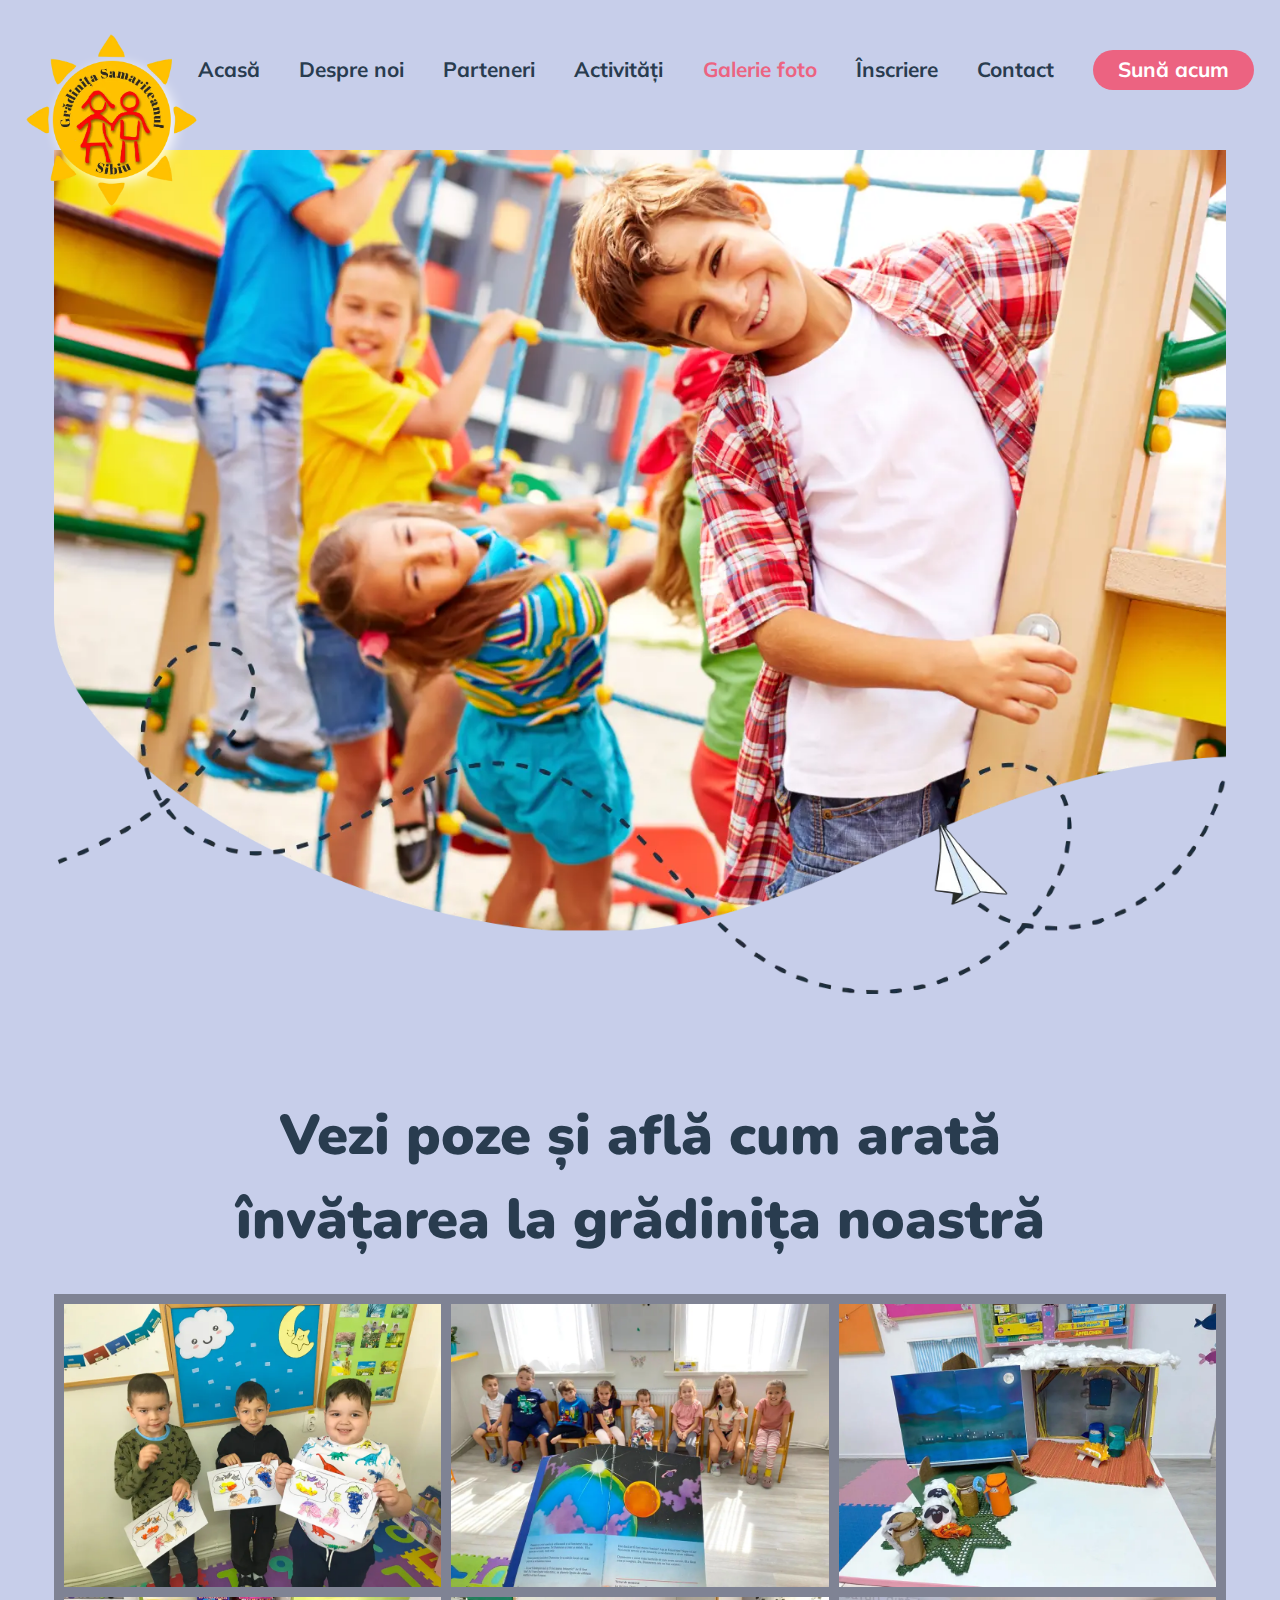
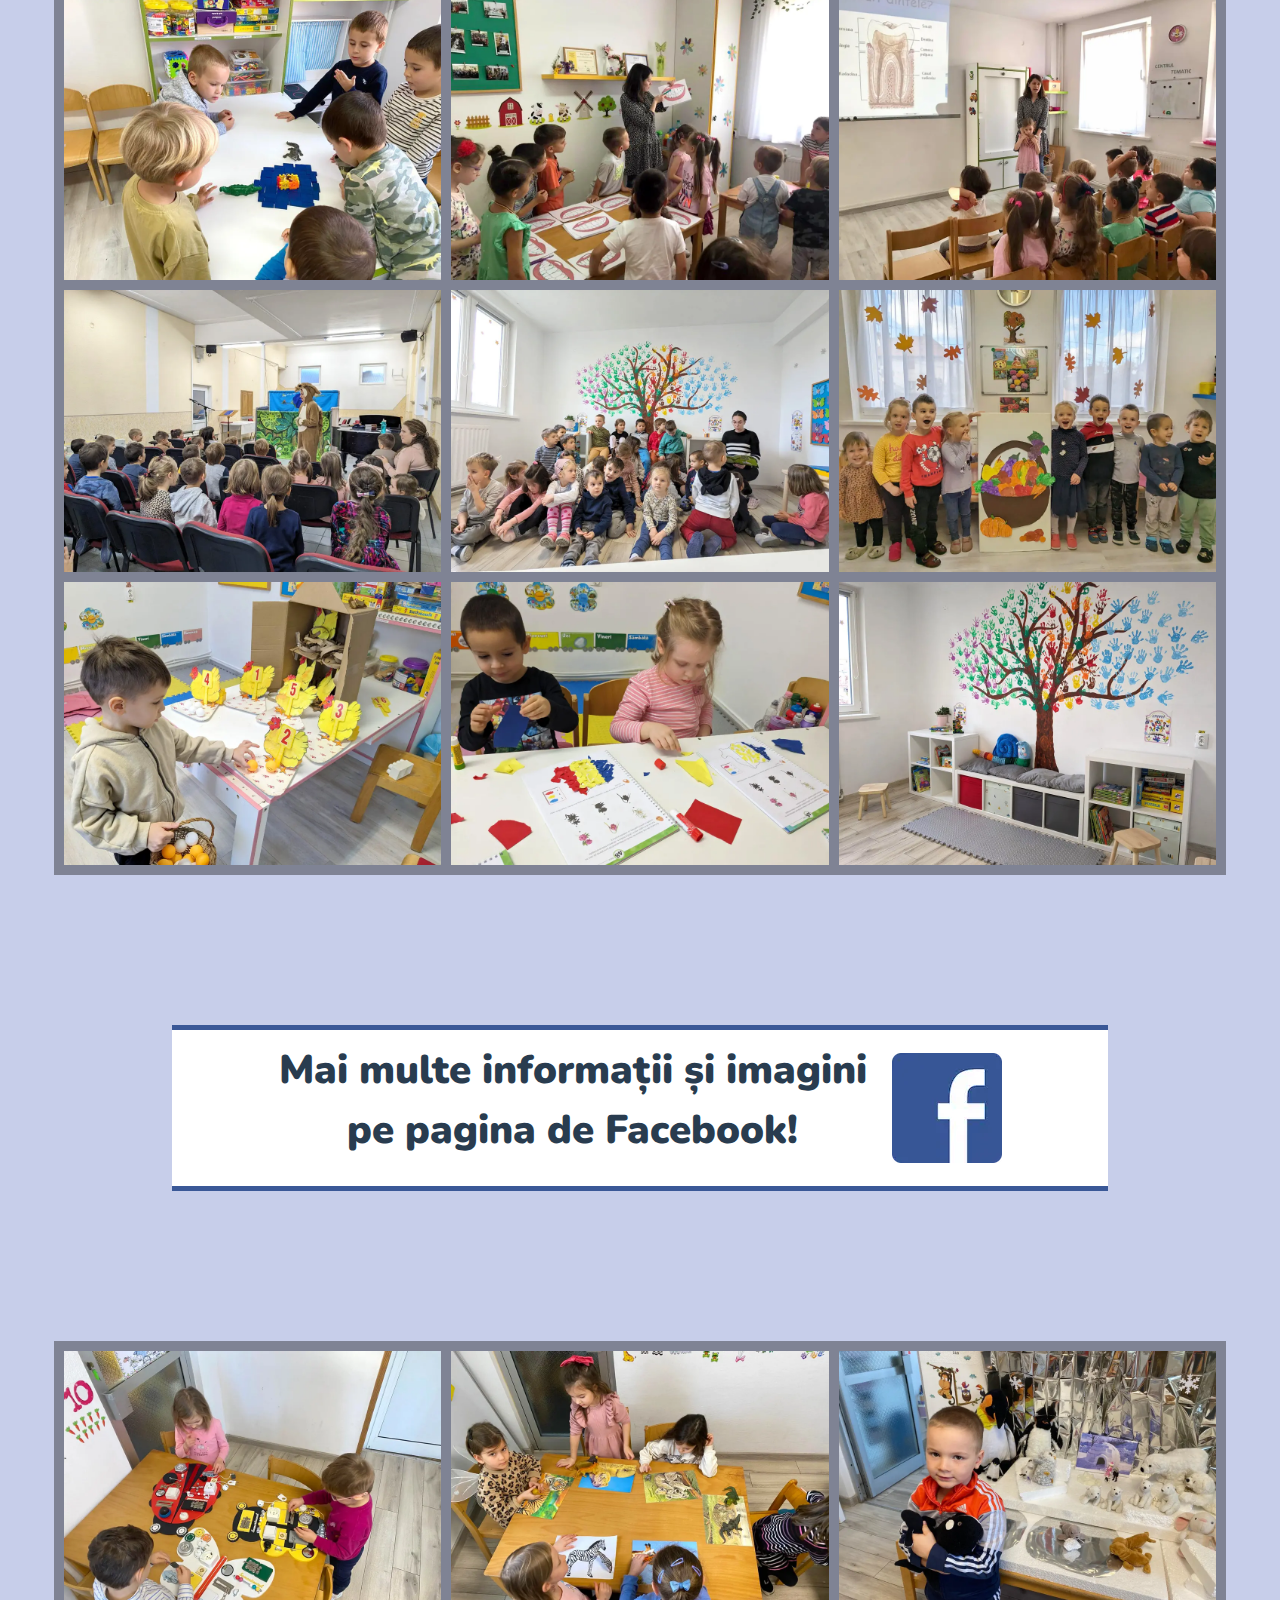
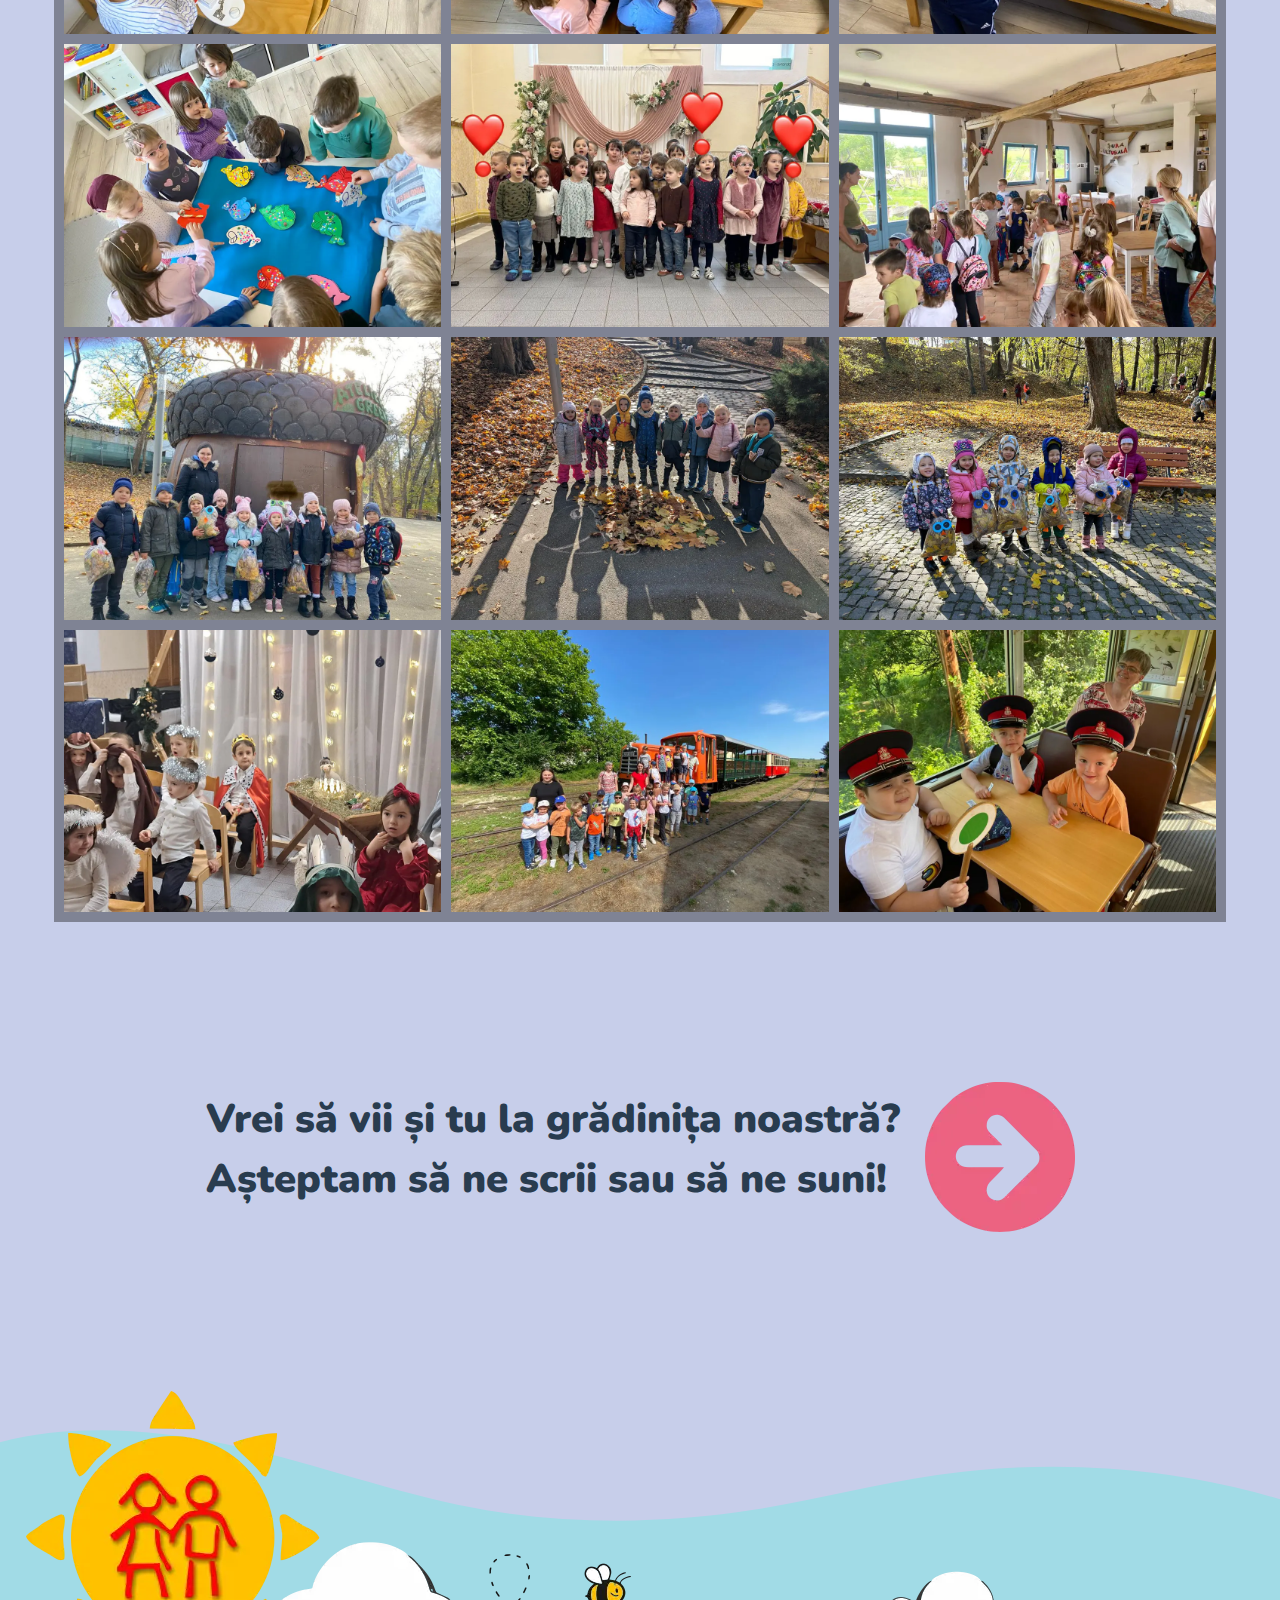
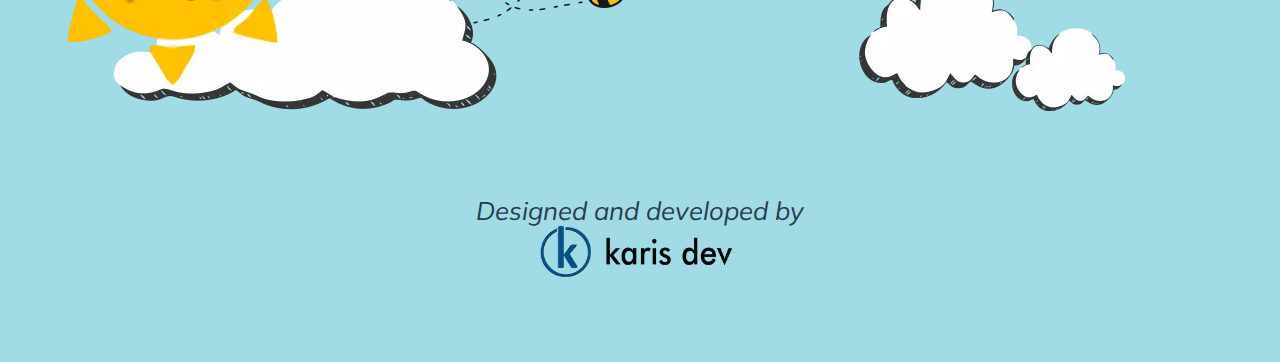
<file: mobile/galerie-foto.html>
<!DOCTYPE html>
<html lang="en">
    <head>
        <meta charset="UTF-8" />
        <meta name="viewport" content="width=device-width, initial-scale=1.0" />
        <title>Grădinița Samariteanul Sibiu</title>

        <!-- redirectionare desktop-mobil -->
        <script>
            if (screen.width > 1000) {
                window.location = '../galerie-foto.html';
            }
        </script>

        <!-- favicon -->
        <link rel="icon" href="/favicon.ico" />

        <!-- fonts -->
        <link rel="preconnect" href="https://fonts.googleapis.com" />
        <link rel="preconnect" href="https://fonts.gstatic.com" crossorigin />
        <link href="https://fonts.googleapis.com/css2?family=Mulish:ital,wght@0,200..1000;1,200..1000&family=Nunito:ital,wght@0,200..1000;1,200..1000&display=swap" rel="stylesheet" />

        <!-- css -->
        <link rel="stylesheet" href="../css/mobile.css" />
        <!-- lightbox -->
        <link href="../css/lightbox.css" rel="stylesheet" />

        <!-- js -->
        <script src="https://code.jquery.com/jquery-3.7.1.min.js" integrity="sha256-/JqT3SQfawRcv/BIHPThkBvs0OEvtFFmqPF/lYI/Cxo=" crossorigin="anonymous"></script>
        <script src="../js/scripts.js" defer></script>
    </head>
    <!-- stiluri proprii paginii, adaptari -->
    <style></style>
    <body>
        <!-- animated logo -->
        <header class="lightblue">
            <nav class="container flex-group">
                <div class="logo-container">
                    <img src="../img/logo.webp" width="70%" id="logo" alt="logo gradinita samariteanul" />
                    <img width="170.66" src="../img/logo_rays.webp" id="rays" alt="logo sun rays" />
                </div>
                <img src="../img/mobile_header.png" alt="bee in clouds" />
                <img src="../img/mobile_menu_open.png" id="menuButton" alt="open menu icon" />
            </nav>
            <img class="clouds mobile-cloud" width="100" src="../img/cloud1.webp" alt="clouds" id="cloud1" />
            <div class="header-separator">
                <svg data-name="Layer 1" xmlns="http://www.w3.org/2000/svg" viewBox="0 0 1200 120" preserveAspectRatio="none">
                    <path d="M321.39,56.44c58-10.79,114.16-30.13,172-41.86,82.39-16.72,168.19-17.73,250.45-.39C823.78,31,906.67,72,985.66,92.83c70.05,18.48,146.53,26.09,214.34,3V0H0V27.35A600.21,600.21,0,0,0,321.39,56.44Z" class="shape-fill"></path>
                </svg>
            </div>
        </header>
        <div id="menu">
            <a href="index.html">Acasă</a>
            <a href="despre-noi.html">Despre noi</a>
            <a href="parteneri.html">Parteneri</a>
            <a href="activitati.html">Activități</a>
            <a class="current" href="galerie-foto.html">Galerie foto</a>
            <a href="inscriere.html">Înscriere</a>
            <a href="contact.html">Contact</a>
            <a href="tel:0744-198-183"><img src="../img/icon_whatsapp.webp" alt="whatsapp icon" /></a>
        </div>
        <div style="height: 170px"></div>
        <section class="lightpurple">
            <div class="hero">
                <img id="heroIndex" src="../img/mobile/mobile_hero_imagini.webp" alt="happy children" />
            </div>

            <div class="center">
                <h2 class="center">
                    Vezi poze și află cum arată
                    <br />
                    învățarea la grădinița noastră
                </h2>
                <div class="photo-container">
                    <!-- aici vine galeria de imagini -->
                    <a href="../img/galerie/activitate1.webp" data-lightbox="gallery"><img src="../img/galerie/activitate1.webp" alt="activitate copii gradinita" /></a>
                    <a href="../img/galerie/activitate2.webp" data-lightbox="gallery"><img src="../img/galerie/activitate2.webp" alt="activitate copii gradinita" /></a>
                    <a href="../img/galerie/activitate3.webp" data-lightbox="gallery"><img src="../img/galerie/activitate3.webp" alt="activitate copii gradinita" /></a>
                    <a href="../img/galerie/activitate4.webp" data-lightbox="gallery"><img src="../img/galerie/activitate4.webp" alt="activitate copii gradinita" /></a>
                    <a href="../img/galerie/activitate5.webp" data-lightbox="gallery"><img src="../img/galerie/activitate5.webp" alt="activitate copii gradinita" /></a>
                    <a href="../img/galerie/activitate6.webp" data-lightbox="gallery"><img src="../img/galerie/activitate6.webp" alt="activitate copii gradinita" /></a>
                    <div id="contact-banner" style="border-top: 5px solid #3a5897; border-bottom: 5px solid #3a5897">
                        <h3>Mai multe informații și imagini pe pagina de Facebook!</h3>
                        <a href="https://www.facebook.com/gradinita.samariteanul" target="_blank"><img src="../img/icon_fb_big.webp" alt="icon facebook" /></a>
                    </div>
                    <a href="../img/galerie/activitate7.webp" data-lightbox="gallery"><img src="../img/galerie/activitate7.webp" alt="activitate copii gradinita" /></a>
                    <a href="../img/galerie/activitate8.webp" data-lightbox="gallery"><img src="../img/galerie/activitate8.webp" alt="activitate copii gradinita" /></a>
                    <a href="../img/galerie/activitate9.webp" data-lightbox="gallery"><img src="../img/galerie/activitate9.webp" alt="activitate copii gradinita" /></a>
                    <a href="../img/galerie/activitate10.webp" data-lightbox="gallery"><img src="../img/galerie/activitate10.webp" alt="activitate copii gradinita" /></a>
                    <a href="../img/galerie/activitate11.webp" data-lightbox="gallery"><img src="../img/galerie/activitate11.webp" alt="activitate copii gradinita" /></a>
                    <a href="../img/galerie/activitate12.webp" data-lightbox="gallery"><img src="../img/galerie/activitate12.webp" alt="activitate copii gradinita" /></a>

                    <div id="contact-banner">
                        <h3>
                            Vrei să vii și tu la grădinița noastră?
                            <br />
                            Așteptăm să ne scrii sau să ne suni!
                        </h3>
                        <a href="./contact.html"><img src="../img/icon-arrow_right.webp" alt="right arrow" /></a>
                    </div>
                    <a href="../img/galerie/activitate13.webp" data-lightbox="gallery"><img src="../img/galerie/activitate13.webp" alt="activitate copii gradinita" /></a>
                    <a href="../img/galerie/activitate14.webp" data-lightbox="gallery"><img src="../img/galerie/activitate14.webp" alt="activitate copii gradinita" /></a>
                    <a href="../img/galerie/activitate15.webp" data-lightbox="gallery"><img src="../img/galerie/activitate15.webp" alt="activitate copii gradinita" /></a>
                    <a href="../img/galerie/perete.webp" data-lightbox="gallery"><img src="../img/galerie/perete.webp" alt="activitate copii gradinita" /></a>
                    <a href="../img/galerie/cantare.webp" data-lightbox="gallery"><img src="../img/galerie/cantare.webp" alt="activitate copii gradinita" /></a>
                    <a href="../img/galerie/iesire1.webp" data-lightbox="gallery"><img src="../img/galerie/iesire1.webp" alt="activitate copii gradinita" /></a>
                    <a href="../img/galerie/iesire2.webp" data-lightbox="gallery"><img src="../img/galerie/iesire2.webp" alt="activitate copii gradinita" /></a>
                    <a href="../img/galerie/iesire3.webp" data-lightbox="gallery"><img src="../img/galerie/iesire3.webp" alt="activitate copii gradinita" /></a>
                    <a href="../img/galerie/iesire4.webp" data-lightbox="gallery"><img src="../img/galerie/iesire4.webp" alt="activitate copii gradinita" /></a>
                    <a href="../img/galerie/serbare1.webp" data-lightbox="gallery"><img src="../img/galerie/serbare1.webp" alt="activitate copii gradinita" /></a>
                    <a href="../img/galerie/tren1.webp" data-lightbox="gallery"><img src="../img/galerie/tren1.webp" alt="activitate copii gradinita" /></a>
                    <a href="../img/galerie/tren2.webp" data-lightbox="gallery"><img src="../img/galerie/tren2.webp" alt="activitate copii gradinita" /></a>
                </div>
            </div>
            <!-- <div style="height: 100px"></div> -->
            <div class="contact-footer-separator">
                <svg data-name="Layer 1" xmlns="http://www.w3.org/2000/svg" viewBox="0 0 1200 120" preserveAspectRatio="none">
                    <path d="M321.39,56.44c58-10.79,114.16-30.13,172-41.86,82.39-16.72,168.19-17.73,250.45-.39C823.78,31,906.67,72,985.66,92.83c70.05,18.48,146.53,26.09,214.34,3V0H0V27.35A600.21,600.21,0,0,0,321.39,56.44Z" class="shape-fill"></path>
                </svg>
            </div>
        </section>
        <footer>
            <div class="container center" id="footer-container">
                <img src="../img/bg_footer.webp" alt="footer images" />
                <div class="credits">
                    <p>Designed and developed by</p>
                    <a href="http://karisdev.ro"><img src="../img/logo_karis.webp" height="60" alt="logo karis dev" /></a>
                </div>
            </div>
        </footer>
        <script src="../js/lightbox.min.js"></script>
        <script>
            // lightbox la galeria de imagini
            lightbox.option({
                resizeDuration: 150,
                wrapAround: true,
                fadeDuration: 300,
                imageFadeDuration: 300,
                showImageNumberLabel: false,
            });
        </script>
    </body>
</html>
</file>
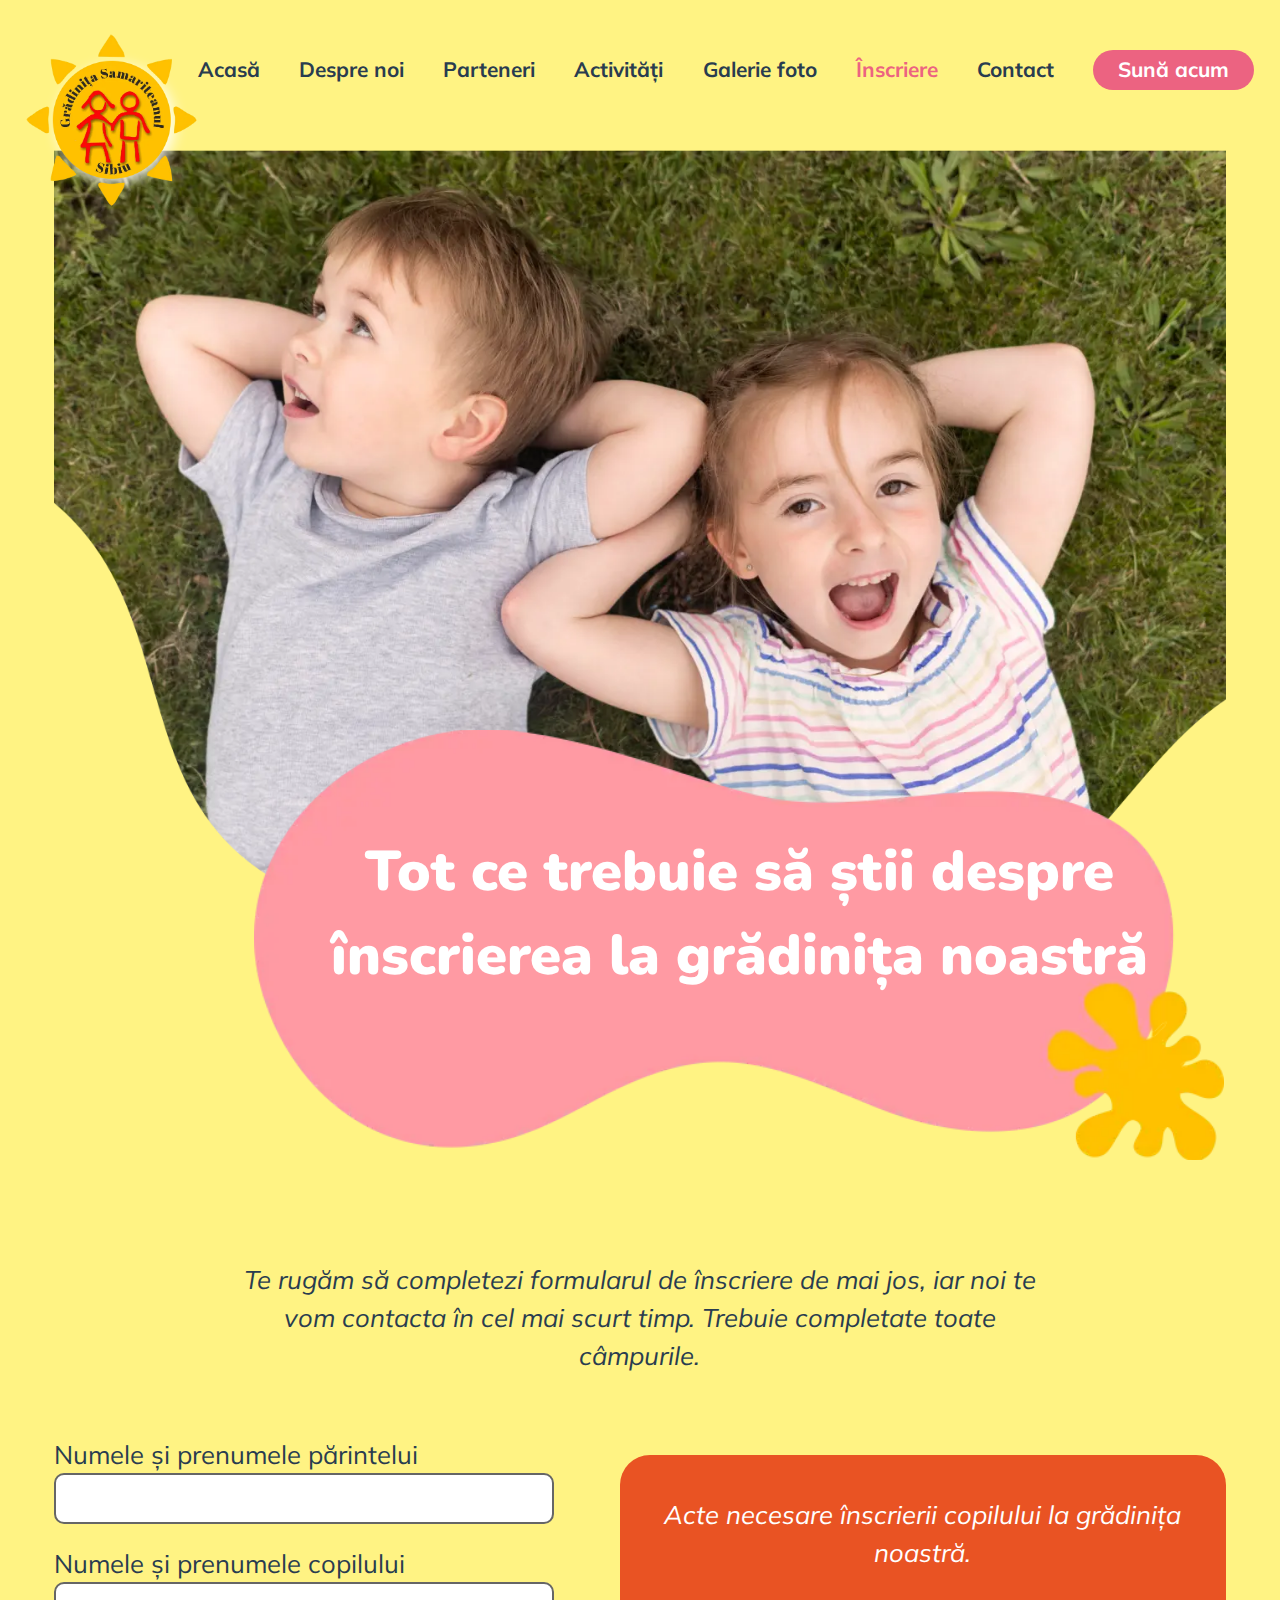
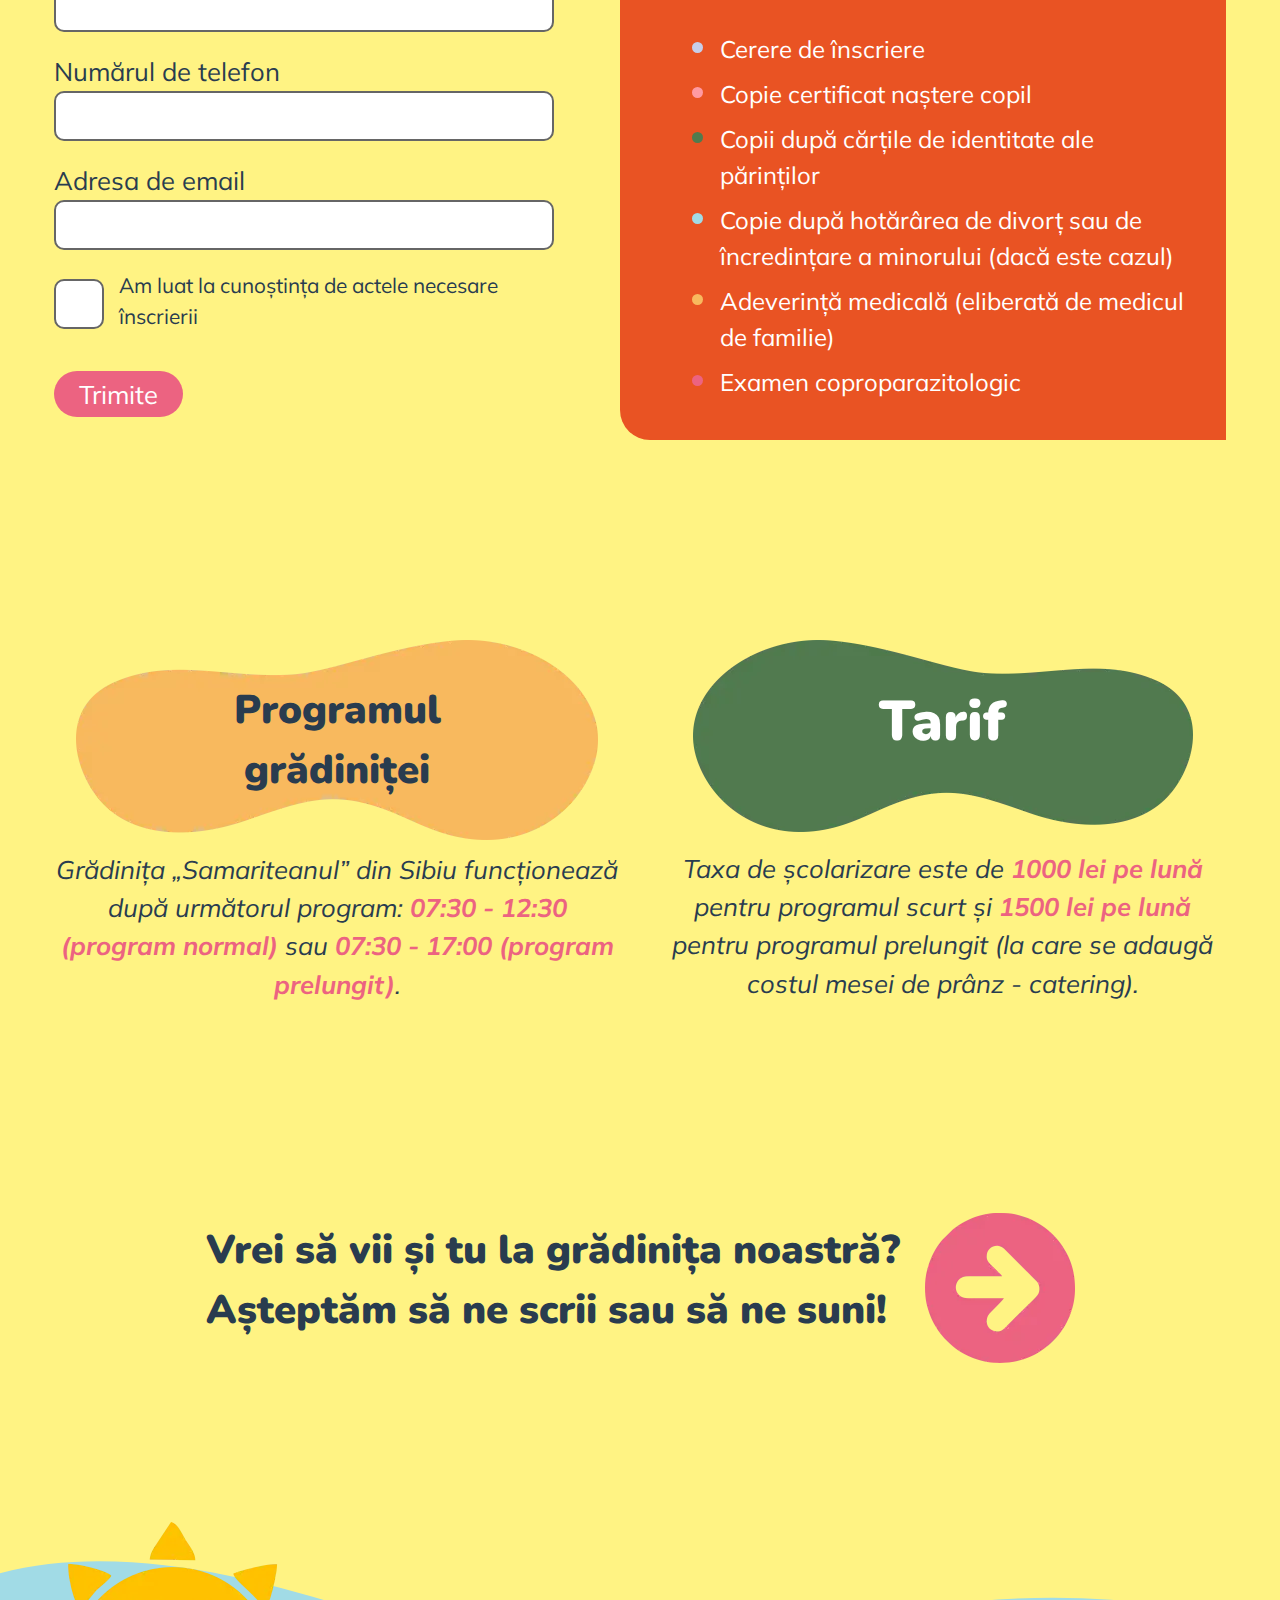
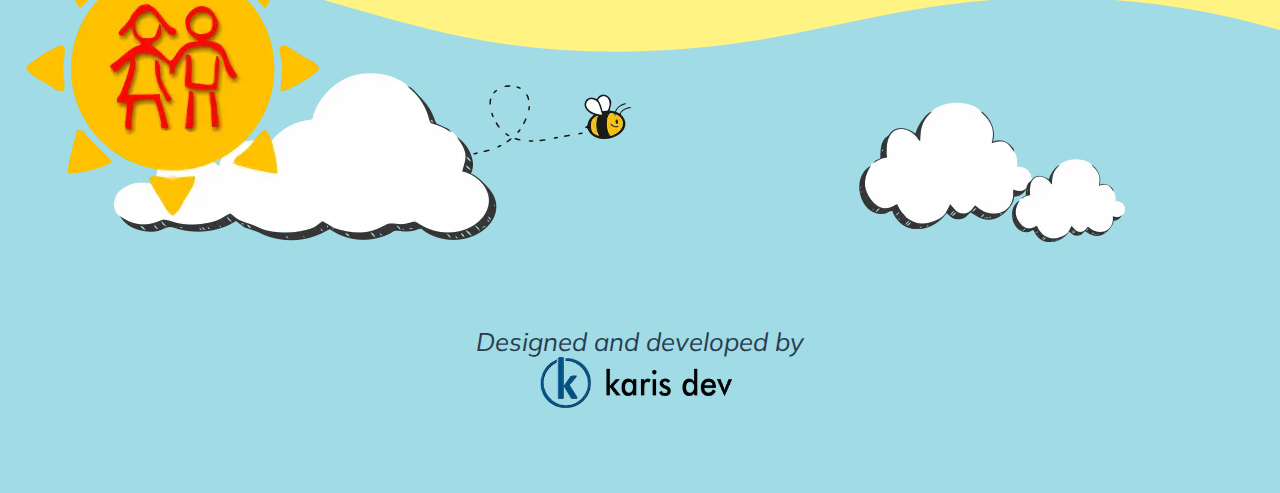
<file: mobile/inscriere.html>
<!DOCTYPE html>
<html lang="en">
    <head>
        <meta charset="UTF-8" />
        <meta name="viewport" content="width=device-width, initial-scale=1.0" />
        <title>Grădinița Samariteanul Sibiu</title>

        <!-- redirectionare de pe mobil  pe desktop  -->
        <script type="text/javascript">
            if (screen.width > 1000) {
                window.location = '../inscriere.html';
            }
        </script>

        <!-- favicon -->
        <link rel="icon" href="/favicon.ico" />

        <!-- fonts -->
        <link rel="preconnect" href="https://fonts.googleapis.com" />
        <link rel="preconnect" href="https://fonts.gstatic.com" crossorigin />
        <link href="https://fonts.googleapis.com/css2?family=Mulish:ital,wght@0,200..1000;1,200..1000&family=Nunito:ital,wght@0,200..1000;1,200..1000&display=swap" rel="stylesheet" />

        <!-- css -->
        <link rel="stylesheet" href="../css/mobile.css" />

        <!-- js -->
        <script src="https://code.jquery.com/jquery-3.7.1.min.js" integrity="sha256-/JqT3SQfawRcv/BIHPThkBvs0OEvtFFmqPF/lYI/Cxo=" crossorigin="anonymous"></script>
        <script src="../js/scripts.js" defer></script>
    </head>
    <!-- stiluri proprii paginii, adaptari -->
    <style></style>
    <body>
        <!-- animated logo -->
        <header class="lightblue">
            <nav class="container flex-group">
                <div class="logo-container">
                    <img src="../img/logo.webp" width="70%" id="logo" alt="logo gradinita samariteanul" />
                    <img width="170.66" src="../img/logo_rays.webp" id="rays" alt="logo sun rays" />
                </div>
                <img src="../img/mobile_header.png" alt="bee in clouds" />
                <img src="../img/mobile_menu_open.png" id="menuButton" alt="open menu icon" />
            </nav>
            <img class="clouds mobile-cloud" width="100" src="../img/cloud1.webp" alt="clouds" id="cloud1" />
            <div class="header-separator">
                <svg data-name="Layer 1" xmlns="http://www.w3.org/2000/svg" viewBox="0 0 1200 120" preserveAspectRatio="none">
                    <path d="M321.39,56.44c58-10.79,114.16-30.13,172-41.86,82.39-16.72,168.19-17.73,250.45-.39C823.78,31,906.67,72,985.66,92.83c70.05,18.48,146.53,26.09,214.34,3V0H0V27.35A600.21,600.21,0,0,0,321.39,56.44Z" class="shape-fill"></path>
                </svg>
            </div>
        </header>
        <div id="menu">
            <a href="index.html">Acasă</a>
            <a href="despre-noi.html">Despre noi</a>
            <a href="parteneri.html">Parteneri</a>
            <a href="activitati.html">Activități</a>
            <a href="galerie-foto.html">Galerie foto</a>
            <a class="current" href="inscriere.html">Înscriere</a>
            <a href="contact.html">Contact</a>
            <a href="tel:0744-198-183"><img src="../img/icon_whatsapp.webp" alt="whatsapp icon" /></a>
        </div>
        <div style="height: 170px"></div>
        <section class="yellow">
            <div class="hero">
                <img id="heroIndex" src="../img/mobile/mobile_hero_inscriere.webp" alt="happy children laying in the grass" />
            </div>

            <div id="inscriere-headline">
                <h2>Tot ce trebuie să știi despre înscrierea la grădinița noastră</h2>
            </div>

            <p><strong>Te rugăm să completezi formularul de înscriere de mai jos, iar noi te vom contacta în cel mai scurt timp. Trebuie completate toate câmpurile.</strong></p>

            <div class="left" id="enroll-form">
                <form>
                    <label for="parinte">Numele și prenumele părintelui</label>
                    <input type="text" name="parinte" id="parinte" />
                    <label for="copil">Numele și prenumele copilului</label>
                    <input type="text" name="copil" id="copil" />
                    <label for="telefon">Numărul de telefon</label>
                    <input type="text" name="telefon" id="telefon" />
                    <label for="email">Adresa de email</label>
                    <input type="text" name="email" id="email" />
                    <div style="display: flex; align-items: center; gap: 15px">
                        <input type="checkbox" name="bifa" id="bifa" />
                        <span>Am luat la cunoștința de actele necesare înscrierii</span>
                    </div>
                    <br />
                    <a id="enrollButton" href="javascript:;" onclick="sendForm(this);" class="button pink">Trimite<img src="../img/spinner.gif" alt="loading spinner" /></a>
                </form>
                <div id="msg"></div>
            </div>
            <div style="height: 60px"></div>

            <div id="acte">
                <h3>Acte necesare înscrierii copilului la grădinița noastră.</h3>
                <ul class="doc-list">
                    <li>Cerere de înscriere</li>
                    <li>Copie certificat naștere copil</li>
                    <li>Copii după cărțile de identitate ale părinților</li>
                    <li>Copie după hotărârea de divorț sau de încredințare a minorului (dacă este cazul)</li>
                    <li>Adeverință medicală (eliberată de medicul de familie)</li>
                    <li>Examen coproparazitologic</li>
                </ul>
            </div>
            <div style="height: 50px"></div>

            <h3>Programul <br />grădiniței</h3>
            <p>Grădinița „Samariteanul” din Sibiu funcționează după următorul program: <strong>07:30 - 12:30 (program normal)</strong> sau <strong>07:30 - 17:00 (program prelungit)</strong>.</p>
            <div id="contact-banner">
                <h3>
                    Vrei să vii și tu la grădinița noastră?
                    <br />
                    Așteptăm să ne scrii sau să ne suni!
                </h3>
                <a href="./contact.html"><img src="../img/icon-arrow_right.webp" alt="right arrow" /></a>
            </div>
            <h3>Tarif</h3>
            <p>Taxa de școlarizare este de <strong>1000 lei pe lună </strong>pentru programul scurt și <strong>1500 lei pe lună </strong> pentru programul prelungit (la care se adaugă costul mesei de prânz - catering).</p>
            <div style="height: 100px"></div>
            <div class="contact-footer-separator">
                <svg data-name="Layer 1" xmlns="http://www.w3.org/2000/svg" viewBox="0 0 1200 120" preserveAspectRatio="none">
                    <path d="M321.39,56.44c58-10.79,114.16-30.13,172-41.86,82.39-16.72,168.19-17.73,250.45-.39C823.78,31,906.67,72,985.66,92.83c70.05,18.48,146.53,26.09,214.34,3V0H0V27.35A600.21,600.21,0,0,0,321.39,56.44Z" class="shape-fill"></path>
                </svg>
            </div>
        </section>
        <footer>
            <div class="container center" id="footer-container">
                <img src="../img/bg_footer.webp" alt="footer images" />
                <div class="credits">
                    <p>Designed and developed by</p>
                    <a href="http://karisdev.ro"><img src="../img/logo_karis.webp" height="60" alt="logo karis dev" /></a>
                </div>
            </div>
        </footer>
    </body>
</html>
</file>
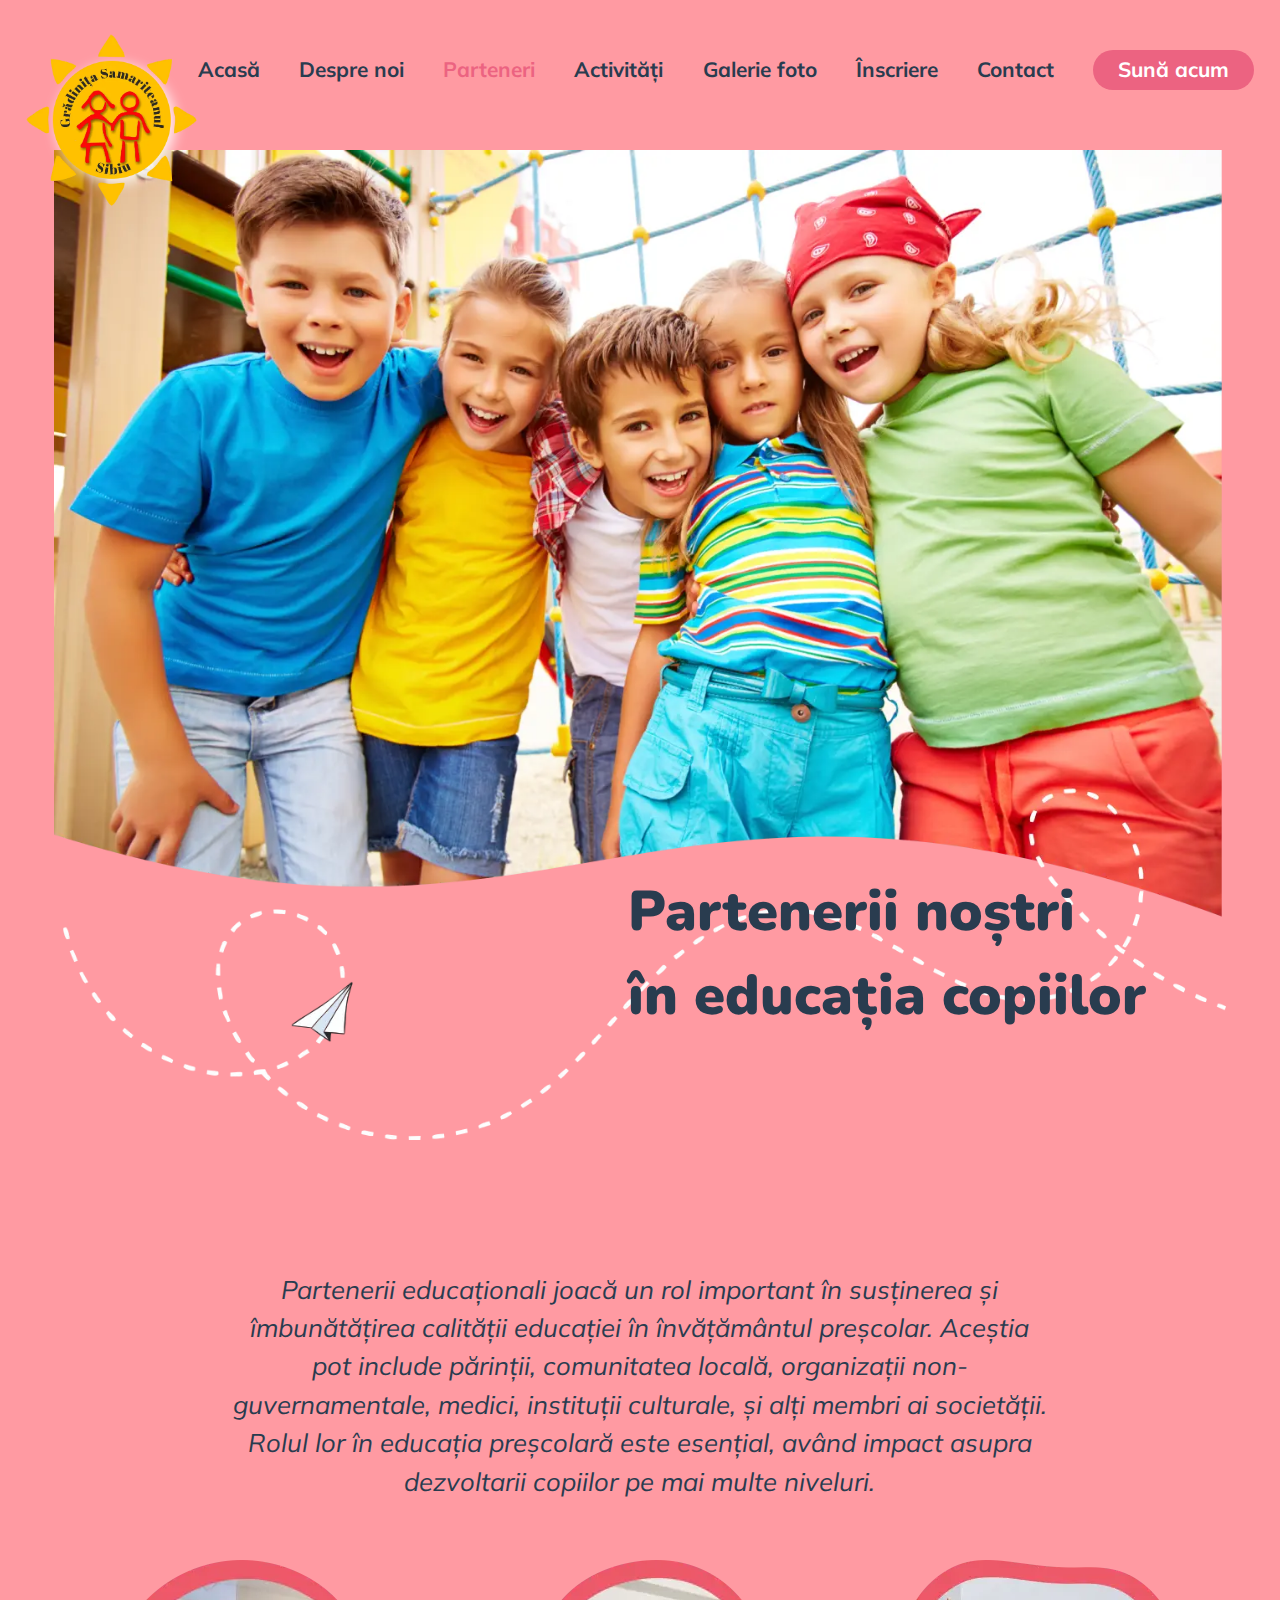
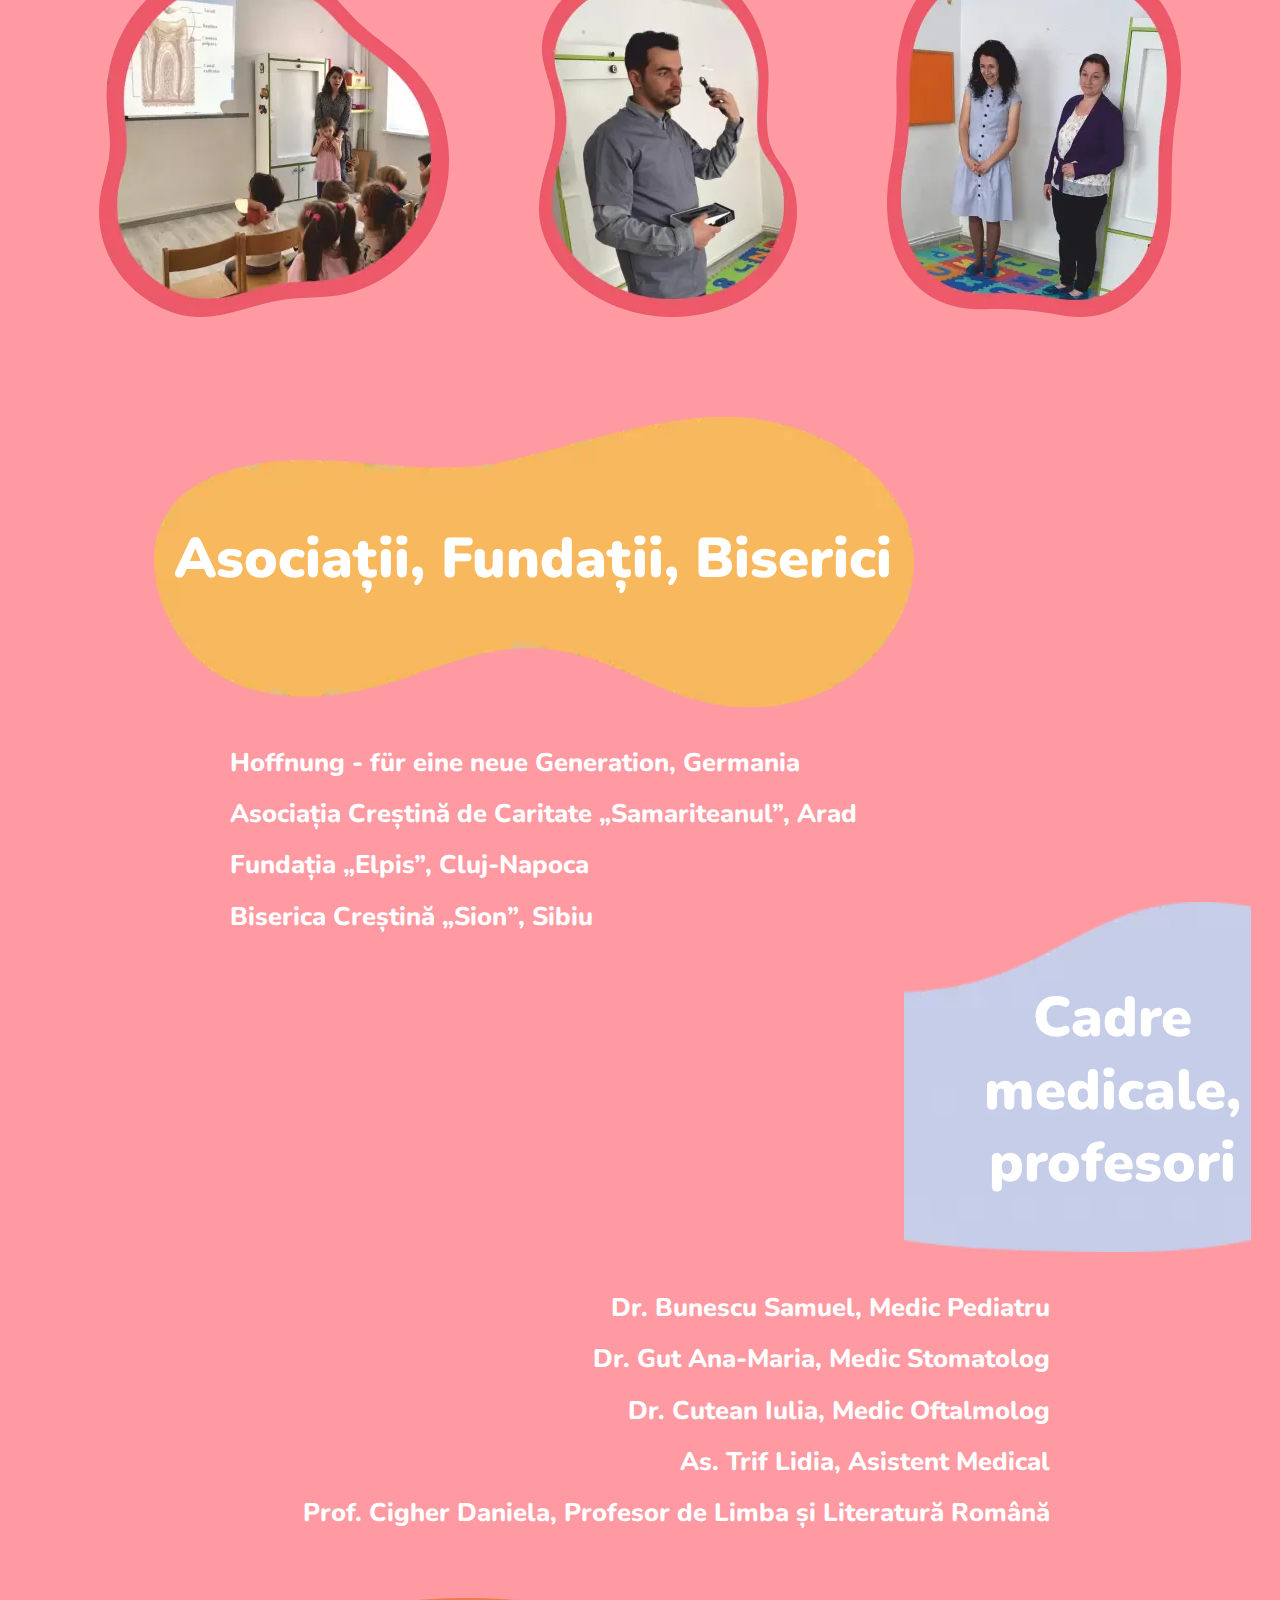
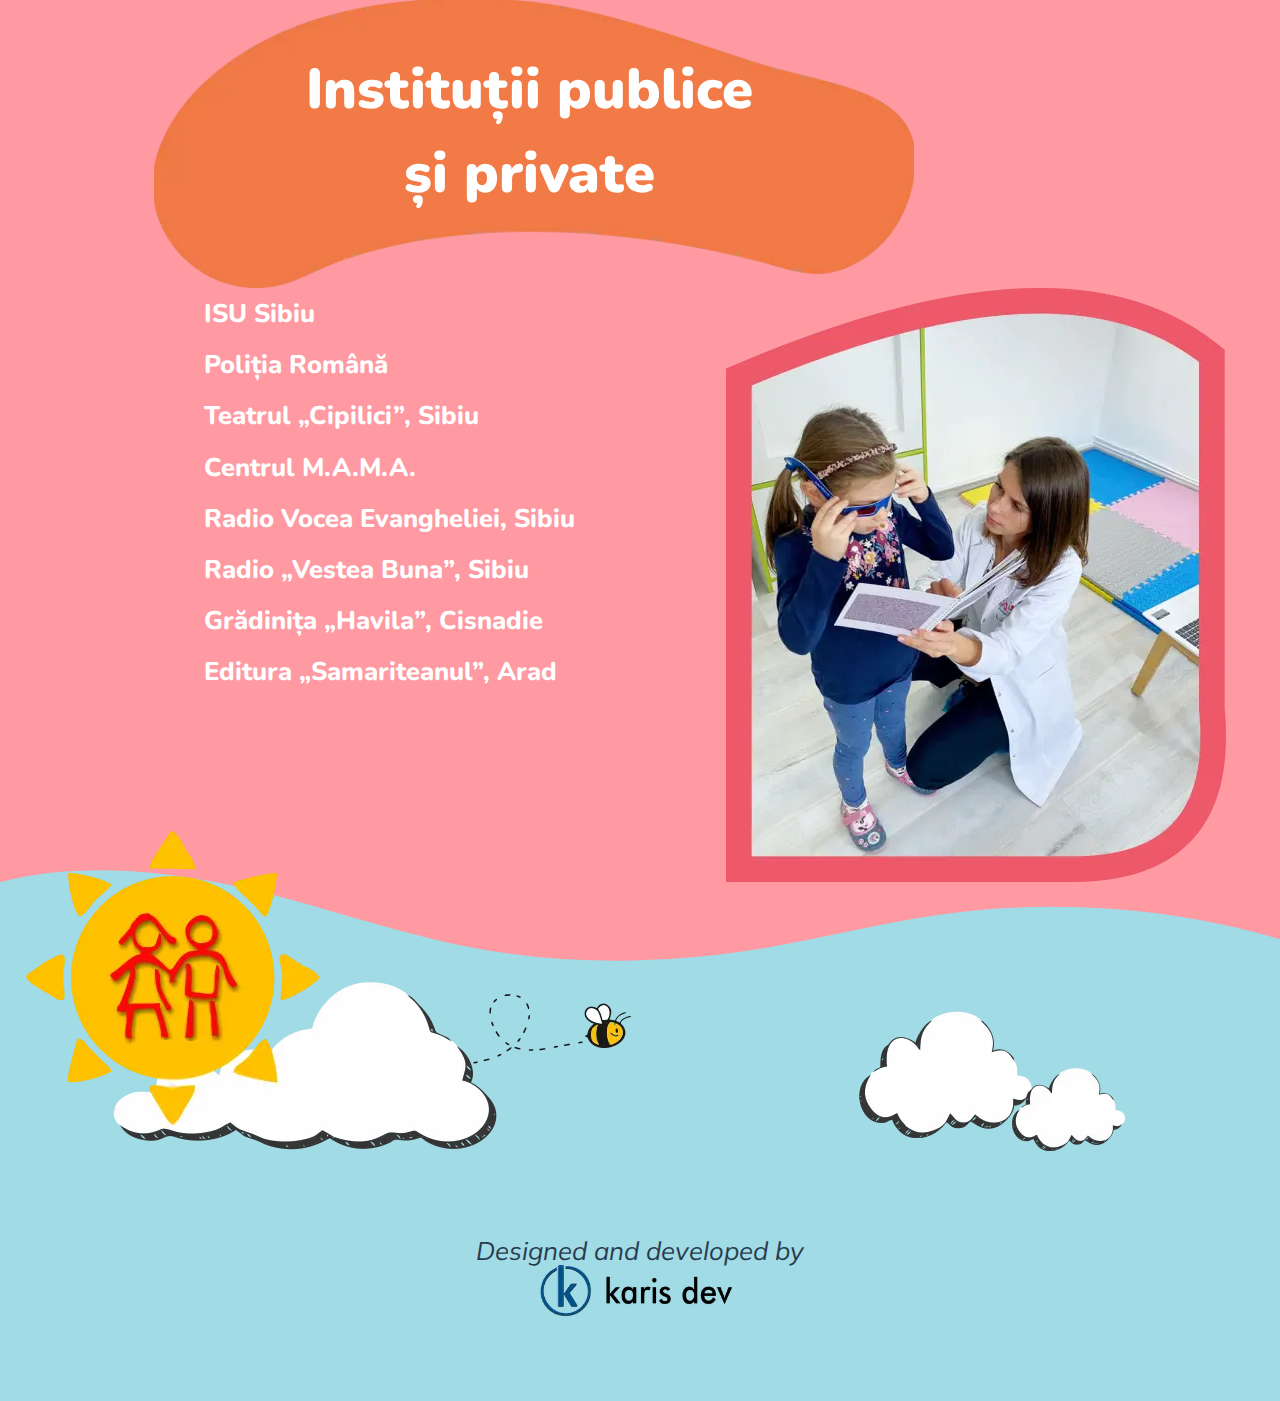
<file: mobile/parteneri.html>
<!DOCTYPE html>
<html lang="en">
    <head>
        <meta charset="UTF-8" />
        <meta name="viewport" content="width=device-width, initial-scale=1.0" />
        <title>Grădinița Samariteanul Sibiu</title>

        <!-- redirectionare desktop-mobil -->
        <script>
            if (screen.width > 1000) {
                window.location = '../parteneri.html';
            }
        </script>
        <!-- favicon -->
        <link rel="icon" href="/favicon.ico" />

        <!-- fonts -->
        <link rel="preconnect" href="https://fonts.googleapis.com" />
        <link rel="preconnect" href="https://fonts.gstatic.com" crossorigin />
        <link href="https://fonts.googleapis.com/css2?family=Mulish:ital,wght@0,200..1000;1,200..1000&family=Nunito:ital,wght@0,200..1000;1,200..1000&display=swap" rel="stylesheet" />

        <!-- css -->
        <link rel="stylesheet" href="../css/mobile.css" />

        <!-- js -->
        <script src="https://code.jquery.com/jquery-3.7.1.min.js" integrity="sha256-/JqT3SQfawRcv/BIHPThkBvs0OEvtFFmqPF/lYI/Cxo=" crossorigin="anonymous"></script>
        <script src="../js/scripts.js" defer></script>
    </head>
    <!-- stiluri proprii paginii, adaptari -->
    <style></style>
    <body>
        <!-- animated logo -->
        <header class="lightblue">
            <nav class="container flex-group">
                <div class="logo-container">
                    <img src="../img/logo.webp" width="70%" id="logo" alt="logo gradinita samariteanul" />
                    <img width="170.66" src="../img/logo_rays.webp" id="rays" alt="logo sun rays" />
                </div>
                <img src="../img/mobile_header.png" alt="bee in clouds" />
                <img src="../img/mobile_menu_open.png" id="menuButton" alt="open menu icon" />
            </nav>
            <img class="clouds mobile-cloud" width="100" src="../img/cloud1.webp" alt="clouds" id="cloud1" />
            <div class="header-separator">
                <svg data-name="Layer 1" xmlns="http://www.w3.org/2000/svg" viewBox="0 0 1200 120" preserveAspectRatio="none">
                    <path d="M321.39,56.44c58-10.79,114.16-30.13,172-41.86,82.39-16.72,168.19-17.73,250.45-.39C823.78,31,906.67,72,985.66,92.83c70.05,18.48,146.53,26.09,214.34,3V0H0V27.35A600.21,600.21,0,0,0,321.39,56.44Z" class="shape-fill"></path>
                </svg>
            </div>
        </header>
        <div id="menu">
            <a href="index.html">Acasă</a>
            <a href="despre-noi.html">Despre noi</a>
            <a class="current" href="parteneri.html">Parteneri</a>
            <a href="activitati.html">Activități</a>
            <a href="galerie-foto.html">Galerie foto</a>
            <a href="inscriere.html">Înscriere</a>
            <a href="contact.html">Contact</a>
            <a href="tel:0744-198-183"><img src="../img/icon_whatsapp.webp" alt="whatsapp icon" /></a>
        </div>
        <div style="height: 170px"></div>
        <section class="lightpink">
            <div class="hero">
                <img id="heroIndex" src="../img/mobile/mobile_hero_parteneri.webp" alt="happy children" />
                <h2>Partenerii noștri <br />în educația copiilor</h2>
            </div>

            <div class="container center">
                <p>
                    Partenerii educaționali joacă un rol important în susținerea și îmbunătățirea calității educației în învățământul preșcolar. Aceștia pot include părinții, comunitatea locală, organizații non-guvernamentale, medici, instituții
                    culturale, și alți membri ai societății. Rolul lor în educația preșcolară este esențial, având impact asupra dezvoltării copiilor pe mai multe niveluri.
                </p>
                <div class="partner-images">
                    <img src="../img/parteneri1.webp" alt="parteneri gradinita samariteanul" />
                    <img src="../img/parteneri2.webp" alt="parteneri gradinita samariteanul" />
                    <img src="../img/parteneri3.webp" alt="parteneri gradinita samariteanul" />
                </div>
                <h2 class="light left">Asociații, Fundații, Biserici</h2>

                <p class="left list">
                    Hoffnung - für eine neue Generation, Germania
                    <br />
                    Asociația Creștină de Caritate „Samariteanul”, Arad
                    <br />
                    Fundația „Elpis”, Cluj-Napoca
                    <br />
                    Biserica Creștină „Sion”, Sibiu
                </p>
                <h2 class="light right">
                    Cadre medicale,<br />
                    profesori
                </h2>
                <p class="right list">
                    Dr. Bunescu Samuel, Medic Pediatru
                    <br />
                    Dr. Gut Ana-Maria, Medic Stomatolog
                    <br />
                    Dr. Cutean Iulia, Medic Oftalmolog
                    <br />
                    As. Trif Lidia, Asistent Medical
                    <br />
                    Prof. Cigher Daniela, Profesor de Limba și Literatură Română
                </p>
                <h2 class="light left">Instituții publice <br />și private</h2>
                <p class="left list">
                    ISU Sibiu
                    <br />
                    Poliția Română
                    <br />
                    Teatrul „Cipilici”, Sibiu
                    <br />
                    Centrul M.A.M.A.
                    <br />
                    Radio Vocea Evangheliei, Sibiu
                    <br />
                    Radio „Vestea Buna”, Sibiu
                    <br />
                    Grădinița „Havila”, Cisnădie
                    <br />
                    Editura „Samariteanul”, Arad
                </p>
                <img src="../img/parteneri4.webp" alt="fetita care incearca ochelari" />
            </div>
            <div style="height: 40px"></div>
            <div class="contact-footer-separator">
                <svg data-name="Layer 1" xmlns="http://www.w3.org/2000/svg" viewBox="0 0 1200 120" preserveAspectRatio="none">
                    <path d="M321.39,56.44c58-10.79,114.16-30.13,172-41.86,82.39-16.72,168.19-17.73,250.45-.39C823.78,31,906.67,72,985.66,92.83c70.05,18.48,146.53,26.09,214.34,3V0H0V27.35A600.21,600.21,0,0,0,321.39,56.44Z" class="shape-fill"></path>
                </svg>
            </div>
        </section>
        <footer>
            <div class="container center" id="footer-container">
                <img src="../img/bg_footer.webp" alt="footer images" />
                <div class="credits">
                    <p>Designed and developed by</p>
                    <a href="http://karisdev.ro"><img src="../img/logo_karis.webp" height="60" alt="logo karis dev" /></a>
                </div>
            </div>
        </footer>
    </body>
</html>
</file>
<file: css/style.css>
/********* colors used **********/
:root {
    --clr-lightblue: #a1dbe6;
    --clr-darkblue: #293c4f;
    --clr-cream: #fce9e0;
    --clr-pink: #ec6381;
    --clr-lightpink: #ff9aa2;
    --clr-orange: #f8b95e;
    --clr-yellow: #fff383;
    --clr-lightpurple: #c7ceea;
    --clr-darkpurple: #7f8394;
    --clr-darkgreen: #507b4e;
    --clr-red: #e95323;
}

/* ************** JOSH COMEAU RESET **************/
/*
  1. Use a more-intuitive box-sizing model.
*/
*,
*::before,
*::after {
    box-sizing: border-box;
}
/*
    2. Remove default margin
  */
* {
    margin: 0;
}
/*
    Typographic tweaks!
    3. Add accessible line-height
    4. Improve text rendering
  */
body {
    line-height: 1.5;
    -webkit-font-smoothing: antialiased;
}
/*
    5. Improve media defaults
  */
img,
picture,
video,
canvas,
svg {
    display: block;
    max-width: 100%;
}
/*
    6. Remove built-in form typography styles
  */
input,
button,
textarea,
select {
    font: inherit;
}
/*
    7. Avoid text overflows
  */
p,
h1,
h2,
h3,
h4,
h5,
h6 {
    overflow-wrap: break-word;
}

/****************** TYPOGRAPHY *********************/
/* <uniquifier>: Use a unique and descriptive class name */
/* <weight>: Use a value from 200 to 1000 */

.nunito-normal {
    font-family: 'Nunito', sans-serif;
    font-optical-sizing: auto;
    font-weight: 400;
    font-style: normal;
}
.nunito-bold {
    font-family: 'Nunito', sans-serif;
    font-optical-sizing: auto;
    font-weight: 700;
    font-style: normal;
}
h1,
h2,
h3,
.nunito-extrabold {
    font-family: 'Nunito', sans-serif;
    font-optical-sizing: auto;
    font-weight: 950;
    font-style: normal;
}
h2 {
    font-size: 3.5rem;
    margin-bottom: 2rem;
}
h2.light,
h3.light {
    color: #fff;
}
h3 {
    font-size: 2.5rem;
    margin-bottom: 16px;
}
body,
.mulish-normal {
    font-family: 'Mulish', sans-serif;
    font-optical-sizing: auto;
    font-weight: 400;
    font-style: normal;
}
.mulish-bold {
    font-family: 'Mulish', sans-serif;
    font-optical-sizing: auto;
    font-weight: 700;
    font-style: normal;
}
.mulish-extrabold {
    font-family: 'Mulish', sans-serif;
    font-optical-sizing: auto;
    font-weight: 900;
    font-style: normal;
}
p {
    font-size: 1.6rem;
    font-style: italic;
}
a {
    text-decoration: none;
}
a.button {
    padding: 4px 25px;
    border-radius: 50px;
    color: #fff !important;
    transition: filter 0.2s ease;
    font-size: 1.6rem;
}
a.button:hover {
    filter: brightness(1.1) saturate(1.2);
}
strong {
    color: var(--clr-pink);
}
/****************** BODY, HTML *******************/
body {
    overflow-x: hidden;
    color: var(--clr-darkblue);
}

/****************** COLORS, OTHER UTILITIES *************/
.cream {
    background-color: var(--clr-cream);
}
.darkblue {
    background-color: var(--clr-darkblue);
}
.lightblue {
    background-color: var(--clr-lightblue);
}
.pink {
    background-color: var(--clr-pink);
}
.lightpink {
    background-color: var(--clr-lightpink);
}
.orange {
    background-color: var(--clr-orange);
}
.yellow {
    background-color: var(--clr-yellow);
}
.lightpurple {
    background-color: var(--clr-lightpurple);
}
.darkgreen {
    background-color: var(--clr-darkgreen);
}
.center {
    text-align: center;
}
.right {
    text-align: right;
}
.left {
    text-align: left;
}
.container {
    width: min(96%, 1400px);
    margin: 0 auto;
}

/*************** SECTIONS **************/
section {
    min-height: 800px;
    padding: 30px;
    position: relative;
    margin-bottom: -1px;
}

/************** navigation *****************/
nav {
    display: fixed;
    padding-top: 20px;
    display: flex;
    justify-content: space-between;
}
.logo-container {
    width: 200px;
    height: 200px;
    display: flex;
    place-content: center;
    position: relative;
    z-index: 10;
}
.logo-container > * {
    position: absolute;
    top: 50%;
    left: 50%;
    transform: translateX(-50%) translateY(-50%);
}
#logo {
    filter: drop-shadow(4px 4px 7px rgba(255, 255, 255, 0.9));
}
#rays {
    transform-origin: 0 0;
    animation: rotate 13s linear infinite;
}

@keyframes rotate {
    from {
        rotate: 0deg;
    }
    to {
        rotate: 360deg;
    }
}
.navbar {
    width: 100%;
    height: 50px;
    padding-top: 50px;
    display: flex;
    justify-content: space-between;
    align-items: center;
}
.navbar a {
    display: inline-block;
    font-size: 1.3rem;
    color: var(--clr-darkblue);
    position: relative;
    transition: all 0.2s ease-in;
}
.navbar a:not(.button)::before {
    content: '';
    position: absolute;
    bottom: -5px;
    left: 30%;
    height: 1px;
    width: 0;
    border-bottom: 4px dotted var(--clr-pink);
    transform-origin: bottom center;
    transition: all 0.2s ease-in;
}
.navbar a:hover,
.navbar a.current {
    color: var(--clr-pink);
}
.navbar a:not(.button):hover::before {
    width: 30%;
}

/************* thin navbar *********/
.thin-header {
    position: fixed;
    top: 0;
    z-index: 50;
    width: 100%;
    height: 0;
    padding: 0;
    overflow-y: hidden;
    opacity: 0;
    visibility: hidden;
    background-color: #fff;
    border-bottom: 1px solid var(--clr-lightpink);
    transition: all 0.2s linear;
}
.thin-header.visible {
    height: 60px;
    padding: 5px 0;
    opacity: 1;
    visibility: visible;
}
.thin-header .navbar {
    padding-top: 0;
}
/************ MAIN PAGE **************/
.hero {
    position: relative;
}
#heroIndex {
    position: relative;
    top: -100px;
}
.hero h1 {
    font-size: 4rem;
    color: var(--clr-darkblue);
    text-shadow: 4px 4px 6px #fff;
    position: absolute;
    top: -5%;
    left: 40px;
    z-index: 9;
    font-size: clamp(2rem, 5vw, 4rem);
}
/* clouds */
.clouds {
    position: absolute;
    top: 30px;
    left: 40px;
    z-index: 20;
    filter: drop-shadow(5px 5px 15px rgba(0, 0, 0, 0.3)) opacity(0.85);
}
.moving {
    transition: all 30s linear;
}
/* moto */
.motto {
    aspect-ratio: 3/1;
    width: 1040px;
    height: auto;
    padding: 30px 230px 60px 140px;
    background: url('../img/bg_motto.webp') no-repeat center center;
    background-size: cover;
    text-align: center;
    color: #fff;
    font-size: 1.8rem;
    font-style: italic;
    margin-top: -100px;
}

.motto .citation {
    text-align: right;
    font-weight: 600;
}
/* wave intre hero si cream */
.hero-aboutus-separator {
    position: absolute;
    bottom: 0;
    left: 0;
    width: 100%;
    overflow: hidden;
    line-height: 0;
    transform: rotate(180deg);
}

.hero-aboutus-separator svg {
    position: relative;
    display: block;
    width: calc(160% + 1.3px);
    height: 72px;
    transform: rotateY(180deg);
}

.hero-aboutus-separator .shape-fill {
    fill: var(--clr-cream);
}

/************** SECTIUNEA ABOUT US ************/
.aboutus-container {
    margin-top: 100px;
    margin-bottom: 150px;
    display: flex;
    gap: 35px;
    justify-content: space-between;
    align-items: center;
}
.aboutus-container img {
    width: 450px;
    border-radius: 50%;
    border: 10px solid var(--clr-orange);
}
.aboutus-container p {
    text-align: center;
    margin-bottom: 30px;
}
.button-row {
    display: flex;
    height: fit-content;
    place-content: center;
    gap: 30px;
}

/******** orar ***********/
.orar {
    height: fit-content;
    display: flex;
    justify-content: space-between;
    align-items: center;
    margin-bottom: 150px;
    gap: 30px;
}
.orar h3 {
    background: url('../img/bg_orar.webp') no-repeat center center;
    background-size: contain;
    color: #fff;
    width: fit-content;
    height: auto;
    line-height: 1.3;
    padding: 60px 0 40px 0;
    flex: 1;
}
.orar p {
    font-size: 1.6rem;
    font-style: italic;
    text-align: center;
    margin-bottom: 30px;
    flex: 1;
}
.form230 {
    background: #fff;
    padding: 40px 50px;
    border: 5px solid var(--clr-darkgreen);
    border-radius: 20px;
    margin-bottom: 200px;
}
.form230 p {
    margin-bottom: 30px;
}

/*******section separator ***/
.aboutus-partners-separator {
    position: absolute;
    bottom: 0;
    left: 0;
    width: 100%;
    overflow: hidden;
    line-height: 0;
    transform: rotate(180deg);
}

.aboutus-partners-separator svg {
    position: relative;
    display: block;
    width: calc(133% + 1.3px);
    height: 156px;
}

.aboutus-partners-separator .shape-fill {
    fill: #ff9aa2;
}

.aboutus-partners-separator .shape-fill {
    fill: var(--clr-lightpink);
}

/******************** SECTIUNEA PARTENERI **********/
.partners p {
    width: 80%;
    margin-inline: auto;
    margin-bottom: 40px;
}
.partner-images {
    display: flex;
    justify-content: space-around;
    align-items: center;
    margin-bottom: 100px;
    position: relative;
}
#overlay-partners {
    width: 90%;
    position: absolute;
    top: 50%;
    left: 0;
    z-index: 1;
}
/* separator */
.partners-activities-separator {
    position: absolute;
    bottom: 0;
    left: 0;
    width: 100%;
    overflow: hidden;
    line-height: 0;
    transform: rotate(180deg);
}

.partners-activities-separator svg {
    position: relative;
    display: block;
    width: calc(218% + 1.3px);
    height: 88px;
}

.partners-activities-separator .shape-fill {
    fill: #c7ceea;
}

/*********** SECTIUNEA ACTIVITIES ************/
.activities-container {
    margin: 60px auto 200px auto;
    display: grid;
    gap: 20px;
    grid-template-columns: repeat(auto-fill, minmax(350px, 1fr));
}
.card {
    text-align: center;
}
.card img {
    width: 200px;
    margin: 0 auto;
    margin-bottom: 25px;
    transition: all 0.3s ease;
}
.card:hover img {
    filter: drop-shadow(3px 3px 6px #666);
}
#plane {
    width: 500px;
    position: relative;
    left: -130px;
}

/************ SECTIUNEA DE INSCRIERE ***********/
.activities-enroll-separator {
    position: absolute;
    bottom: 0;
    left: 0;
    width: 100%;
    overflow: hidden;
    line-height: 0;
    transform: rotate(180deg);
}

.activities-enroll-separator svg {
    position: relative;
    display: block;
    width: calc(163% + 1.3px);
    height: 60px;
}

.activities-enroll-separator .shape-fill {
    fill: #fff383;
}

.enroll {
    position: relative;
    left: -50px;
    top: -100px;
    background: url('../img/splash.webp') no-repeat bottom right, url('../img/bg_enroll.webp') no-repeat center top;
    width: 700px;
    height: 350px;
    padding: 60px 10px 10px 10px;
}

.doc-list {
    list-style-type: disc;
    margin-left: 130px;
    text-align: left;
}
.doc-list li {
    font-size: 1.5rem;
    vertical-align: middle;
}
.doc-list li::marker {
    font-size: 2rem;
    vertical-align: middle;
}
.doc-list li:nth-of-type(1)::marker {
    color: var(--clr-lightpurple);
}
.doc-list li:nth-of-type(2)::marker {
    color: var(--clr-lightpink);
}
.doc-list li:nth-of-type(3)::marker {
    color: var(--clr-darkgreen);
}
.doc-list li:nth-of-type(4)::marker {
    color: var(--clr-lightblue);
}
.doc-list li:nth-of-type(5)::marker {
    color: var(--clr-orange);
}
.doc-list li:nth-of-type(6)::marker {
    color: var(--clr-pink);
}
.no-color li::marker {
    color: var(--clr-darkblue) !important;
}
#butonInscriere {
    position: relative;
    z-index: 20;
}

.enroll-contact-separator {
    position: absolute;
    bottom: 0;
    left: 0;
    width: 100%;
    overflow: hidden;
    line-height: 0;
    transform: rotate(180deg);
}

.enroll-contact-separator svg {
    position: relative;
    display: block;
    width: calc(118% + 1.3px);
    height: 190px;
}

.enroll-contact-separator .shape-fill {
    fill: #507b4e;
}

/********** SECTIUNEA DE CONTACT ************/
#contact-section {
    background: #507b4e url('../img/bg_contact_section.webp') no-repeat 90% 120%;
}
#contact-info {
    margin-left: 300px;
    width: 500px;
    display: flex;
    flex-direction: column;
    gap: 20px;
}
.row {
    display: flex;
    gap: 15px;
    height: 60px;
    align-items: center;
    color: #fff;
}
.row img {
    width: 40px;
}
.contact-footer-separator {
    position: absolute;
    bottom: 0;
    left: 0;
    width: 100%;
    overflow: hidden;
    line-height: 0;
    transform: rotate(180deg);
}

.contact-footer-separator svg {
    position: relative;
    display: block;
    width: calc(138% + 1.3px);
    height: 100px;
}

.contact-footer-separator .shape-fill {
    fill: #a1dbe6;
}

/*********** FOOOTER *****************/
footer {
    background-color: var(--clr-lightblue);
    min-height: 200px;
    margin-top: -51px;
}
#footer-container img {
    position: relative;
    z-index: 20;
    top: -80px;
}
.credits {
    width: 50%;
    margin: 0 auto;
    display: flex;
    flex-direction: column;
    align-items: center;
}

/************** PAGINA DESPRE NOI *************************/
#girl {
    position: relative;
    top: -400px;
}
#viziune {
    width: 900px;
    height: 260px;
    margin-left: 100px;
    padding: 80px 0 0 40px;
    background: url('../img/bg_viziune.webp') no-repeat center center;
}
#misiune {
    background: url('../img/bg_misiune.webp') no-repeat center center;
    width: 550px;
    height: 260px;
    margin-left: 700px;
    padding: 80px 30px 0 10px;
}
#echipa {
    background: url('../img/bg_echipa.webp') no-repeat center center;
    width: 850px;
    height: 280px;
    margin-left: 100px;
    padding: 110px 0 0 60px;
}
.capital {
    font-family: 'Nunito';
    border-radius: 10px;
    padding: 2px 6px;
    margin-right: 3px;
    font-size: 2rem;
    font-weight: 900;
    color: #fff;
}
.echipa-container {
    display: flex;
    flex: 1;
    gap: 25px;
    /* justify-content: space-around; */
    align-items: center;
    margin: 0 50px 0 100px;
}
.echipa-container p {
    font-size: 1.8rem;
}
.echipa-container img {
    width: 460px;
    aspect-ratio: 1/1;
    border-radius: 50%;
    border: 15px solid lightblue;
}

/************* PAGINA DE PARTENERI **************/
p.list {
    font-family: 'Nunito';
    font-style: normal;
    font-weight: 800;
    color: #fff;
    line-height: 2;
}
#asociatii {
    background: url('../img/bg_misiune.webp') no-repeat center center;
    background-size: cover;
    width: 760px;
    height: 290px;
    margin-left: 100px;
    padding: 100px 10px 0 20px;
}
#profesori {
    background: url('../img/bg_orar.webp') no-repeat center center;
    background-size: cover;
    color: #fff;
    width: fit-content;
    height: auto;
    line-height: 1.3;
    margin-left: 850px;
    margin-top: -100px;
    padding: 80px 10px 20px 80px;
}
#institutii {
    background: url('../img/bg_institutii.webp') no-repeat center center;
    background-size: cover;
    width: 760px;
    height: 290px;
    margin-left: 100px;
    padding: 50px 10px 0 0px;
}

/****************** PAGINA DE ACTIVITATI ******************/
.flex-group {
    display: flex;
    gap: 40px;
    align-items: flex-end;
}
.flex-group p {
    margin-bottom: 50px;
}
#contact-banner {
    display: flex;
    align-items: center;
    justify-content: center;
    gap: 25px;
    width: 80%;
    margin: 150px auto;
    padding: 10px;
}
#contact-banner a {
    transition: filter 0.2s linear;
}
#contact-banner a:hover {
    filter: drop-shadow(3px 3px 5px rgba(0, 0, 0, 0.5));
}
#educatie {
    background: url('../img/bg_educatie.webp') no-repeat center center;
    background-size: contain;
    width: 860px;
    height: 250px;
    margin-left: 100px;
    padding: 80px 10px 20px 0;
}
#educatie h2 {
    margin-left: 20px;
}
#limbi {
    background: url('../img/bg_limbi.webp') no-repeat center center;
    background-size: contain;
    width: 860px;
    height: 250px;
    margin-left: 600px;
    padding: 95px 0 20px 10px;
}
#extra {
    background: url('../img/bg_extra.webp') no-repeat center center;
    background-size: cover;
    width: 760px;
    height: 290px;
    margin-left: 100px;
    padding: 100px 0 20px 20px;
}

/******************* PAGINA CU GALERIA DE IMAGINI ****************/
.photo-container {
    background-color: var(--clr-darkpurple);
    display: grid;
    grid-template-columns: repeat(auto-fill, minmax(320px, 1fr));
    /* grid-template-rows: repeat(auto-fill, minmax(320px, 1fr)); */
    gap: 10px;
    padding: 10px;
    margin-bottom: 100px;
}
/* .photo {
    width: 100%;
    height: 100%;
    background-color: #1e2832;
} */
.corner-image {
    grid-row: span 2;
    grid-column: span 2;
}
.all-row {
    grid-column: span 3;
}
.two-cols {
    grid-column: span 2;
}
.two-rows {
    grid-row: span 2;
}

/****************** PAGINA DE INSCRIERE *****************/
#inscriere-headline {
    background: url('../img/bg_inscriere.webp') no-repeat center center;
    background-size: cover;
    width: 970px;
    height: 430px;
    margin: -300px 0 100px 200px;
    padding: 100px 0 20px 0;
    z-index: 10;
    position: relative;
}

/******** formularul de inscriere *******/
#enroll-container {
    align-items: start;
}
#enroll-container > * {
    flex: 1;
}
#acte {
    background: var(--clr-red);
    border-radius: 30px 30px 0 30px;
    padding: 40px;
    margin-top: 20px;
}
#acte p,
#acte li {
    color: #fff;
}
#acte ul {
    margin-left: 20px;
}
#enroll-form {
    font-size: 1.6rem;
}
#enroll-form span {
    font-size: 1.3rem;
}
label,
input:not([type='button']),
textarea {
    display: block;
    text-align: left;
    color: var(--clr-darkblue);
}
input:not([type='button']),
textarea {
    display: block;
    background: #fff;
    border: 2px solid #666;
    padding: 4px 10px 4px 15px;
    margin-bottom: 20px;
    border-radius: 10px;
    width: 500px;
}
#bifa {
    appearance: none;
    height: 50px;
    width: 50px;
    display: inline-block;
    margin-bottom: -5px;
    position: relative;
}
#bifa:checked::after {
    content: '✔';
    font-size: 3.5rem;
    position: absolute;
    inset: 0;
    top: -20px;
}
#enrollButton,
#contactButton {
    display: flex;
    gap: 10px;
    max-width: fit-content;
    height: fit-content;
    align-items: center;
}
form a img {
    display: none;
}
form a.sending img {
    display: inline;
}
form a.disabled {
    background-color: #666;
    color: #fff;
    pointer-events: none;
    cursor: default;
}
input.error {
    background-color: #ffecef;
}
#msg {
    display: none;
    width: 100%;
    padding: 5px 10px;
}
#msg.ok {
    background-color: #e7fee4;
}
span.ok {
    color: var(--clr-darkgreen);
}
span.not-ok {
    color: var(--clr-red);
}

#tarif {
    background: url('../img/bg_tarif.webp') no-repeat center center;
    background-size: contain;
    width: 400px;
    height: 200px;
    margin-left: 700px;
    padding: 50px 0 20px 0;
}
.program {
    align-items: start;
}
.program > * {
    flex: 1;
    padding-top: 40px;
}
.program h3 {
    margin-bottom: 50px;
}
.program h2 {
    margin-bottom: 85px;
}
.program div:nth-of-type(1) {
    background: url('../img/bg_misiune.webp') no-repeat top center;
    /* background-size: contain; */
}
.program div:nth-of-type(2) {
    background: url('../img/bg_tarif.webp') no-repeat top center;
}
/************** PAGINA DE CONTACT **********/
.hero-contact-separator {
    position: absolute;
    bottom: 0;
    left: 0;
    width: 100%;
    overflow: hidden;
    line-height: 0;
    transform: rotate(180deg);
}

.hero-contact-separator svg {
    position: relative;
    display: block;
    width: calc(127% + 1.3px);
    height: 91px;
}

.hero-contact-separator .shape-fill {
    fill: #507b4e;
}
#contact-container {
    align-items: center;
}
#contact-container > * {
    flex: 1;
}
#contact-title {
    background: url('../img/bg_contact_form.webp') no-repeat center center;
    background-size: contain;
    min-height: 300px;
    padding-top: 55px;
}
#contact-form {
    font-size: 1.6rem;
}
#contact-form span {
    font-size: 1.3rem;
}
#contact-form label {
    color: #fff;
}
</file>
<file: css/mobile.css>
/********* colors used **********/
:root {
    --clr-lightblue: #a1dbe6;
    --clr-darkblue: #293c4f;
    --clr-cream: #fce9e0;
    --clr-pink: #ec6381;
    --clr-lightpink: #ff9aa2;
    --clr-orange: #f8b95e;
    --clr-yellow: #fff383;
    --clr-lightpurple: #c7ceea;
    --clr-darkpurple: #7f8394;
    --clr-darkgreen: #507b4e;
    --clr-red: #e95323;
}

/* ************** JOSH COMEAU RESET **************/
/*
  1. Use a more-intuitive box-sizing model.
*/
*,
*::before,
*::after {
    box-sizing: border-box;
}
/*
    2. Remove default margin
  */
* {
    margin: 0;
}
/*
    Typographic tweaks!
    3. Add accessible line-height
    4. Improve text rendering
  */
body {
    line-height: 1.5;
    -webkit-font-smoothing: antialiased;
}
/*
    5. Improve media defaults
  */
img,
picture,
video,
canvas,
svg {
    display: block;
    max-width: 100%;
}
/*
    6. Remove built-in form typography styles
  */
input,
button,
textarea,
select {
    font: inherit;
}
/*
    7. Avoid text overflows
  */
p,
h1,
h2,
h3,
h4,
h5,
h6 {
    overflow-wrap: break-word;
}

/****************** TYPOGRAPHY *********************/
/* <uniquifier>: Use a unique and descriptive class name */
/* <weight>: Use a value from 200 to 1000 */

.nunito-normal {
    font-family: 'Nunito', sans-serif;
    font-optical-sizing: auto;
    font-weight: 400;
    font-style: normal;
}
.nunito-bold {
    font-family: 'Nunito', sans-serif;
    font-optical-sizing: auto;
    font-weight: 700;
    font-style: normal;
}
h1,
h2,
h3,
.nunito-extrabold {
    font-family: 'Nunito', sans-serif;
    font-optical-sizing: auto;
    font-weight: 950;
    font-style: normal;
    width: 96%;
    margin: 0 auto;
}
h2 {
    font-size: 2.5rem;
    margin-bottom: 2rem;
}
h2.light,
h3.light {
    color: #fff;
}
h3 {
    font-size: 1.9rem;
    margin-bottom: 16px;
}
body,
.mulish-normal {
    font-family: 'Mulish', sans-serif;
    font-optical-sizing: auto;
    font-weight: 400;
    font-style: normal;
}
.mulish-bold {
    font-family: 'Mulish', sans-serif;
    font-optical-sizing: auto;
    font-weight: 700;
    font-style: normal;
}
.mulish-extrabold {
    font-family: 'Mulish', sans-serif;
    font-optical-sizing: auto;
    font-weight: 900;
    font-style: normal;
}
p {
    font-size: 1.4rem;
    font-style: italic;
    margin: 20px;
}
a {
    text-decoration: none;
}
a.button {
    padding: 4px 25px;
    border-radius: 50px;
    color: #fff !important;
    transition: filter 0.2s ease;
    font-size: 1.6rem;
    display: block;
    max-width: fit-content;
    margin: 10px auto;
}
a.button:active {
    filter: brightness(1.1) saturate(1.2);
}
strong {
    color: var(--clr-pink);
}
li {
    text-align: left;
}
/****************** COLORS, OTHER UTILITIES *************/
.cream {
    background-color: var(--clr-cream);
}
.darkblue {
    background-color: var(--clr-darkblue);
}
.lightblue {
    background-color: var(--clr-lightblue);
}
.pink {
    background-color: var(--clr-pink);
}
.lightpink {
    background-color: var(--clr-lightpink);
}
.orange {
    background-color: var(--clr-orange);
}
.yellow {
    background-color: var(--clr-yellow);
}
.lightpurple {
    background-color: var(--clr-lightpurple);
}
.darkgreen {
    background-color: var(--clr-darkgreen);
}
.center {
    text-align: center;
}
.right {
    text-align: right;
}
.left {
    text-align: left;
}
.container {
    width: 96%;
    margin: 0 auto;
}
.flex-group {
    gap: 2%;
    display: flex;
    align-items: center;
    justify-content: space-around;
}

/********************************************* AICI INCEPE ****************************************/
/**************************************************************************************************/

/****************** BODY, HTML, SECTIONS *******************/
body {
    overflow-x: hidden;
    color: var(--clr-darkblue);
    background-color: var(--clr-lightblue);
    text-align: center;
}

/*************** SECTIONS **************/
section {
    width: 100%;
    /* min-height: 300px; */
    position: relative;
    text-align: center;
}

/*************** HEADER *************/
header {
    width: 100%;
    position: fixed;
    z-index: 50;
}
/************** navigation *****************/
nav {
    /* display: fixed; */
    padding-top: 10px;
    display: flex;
    justify-content: space-between;
}
.logo-container {
    width: 114px;
    height: 114px;
    display: flex;
    place-content: center;
    position: relative;
    z-index: 10;
}
.logo-container > * {
    position: absolute;
    top: 50%;
    left: 50%;
    transform: translateX(-50%) translateY(-50%);
}
#logo {
    filter: drop-shadow(4px 4px 7px rgba(255, 255, 255, 0.9));
}
#rays {
    transform-origin: 0 0;
    animation: rotate 13s linear infinite;
}

@keyframes rotate {
    from {
        rotate: 0deg;
    }
    to {
        rotate: 360deg;
    }
}

#menuButton {
    height: 50px;
    width: 50px;
}

/* clouds */
.clouds {
    position: absolute;
    top: 30px;
    left: 40px;
    z-index: 20;
    filter: drop-shadow(5px 5px 15px rgba(0, 0, 0, 0.3)) opacity(0.85);
}
.moving {
    transition: all 30s linear;
}

/******* partea de jos a header-ului ******/
.header-separator {
    position: absolute;
    bottom: -38px;
    left: 0;
    width: 100%;
    overflow: hidden;
    line-height: 0;
}

.header-separator svg {
    position: relative;
    display: block;
    width: calc(213% + 1.3px);
    height: 40px;
}

.header-separator .shape-fill {
    fill: var(--clr-lightblue);
}

/********** meniul ****************/
#menu {
    padding-top: 80px;
    position: fixed;
    z-index: 40;
    inset: 0;
    display: none;
    opacity: 0;
    flex-direction: column;
    align-items: center;
    justify-content: center;
    gap: 6px;
    background-color: #fce9e0;
    transition-property: display, opacity;
    transition-duration: 0.6s;
    transition-behavior: allow-discrete;
}
#menu.open {
    display: flex;
    opacity: 1;

    @starting-style {
        opacity: 0;
    }
}

#menu a {
    font-size: 1.8rem;
    color: var(--clr-darkblue);
    font-weight: bold;
    font-style: italic;
}
#menu a:active,
#menu a.current {
    color: var(--clr-pink);
}

/******************** PAGINA DE INDEX *************/
/* moto */
.motto-section {
    background: var(--clr-pink) url('../img/mobile_blue_splash.png') no-repeat right 90%;
    padding-top: 50px;
    padding-bottom: 50px;
}
.motto {
    text-align: center;
    color: #fff;
    font-size: 1.5rem;
    font-style: italic;
}

.motto .citation {
    text-align: right;
    font-weight: 600;
}
.motto-aboutus-separator {
    position: absolute;
    top: 0;
    left: 0;
    width: 100%;
    overflow: hidden;
    line-height: 0;
}

.motto-aboutus-separator svg {
    position: relative;
    display: block;
    width: calc(123% + 1.3px);
    height: 35px;
}

.motto-aboutus-separator .shape-fill {
    fill: #ec6381;
}

.orar {
    margin-top: 50px;
}
.form230 {
    background: #fff;
    padding: 30px 10px;
    border: 5px solid var(--clr-darkgreen);
}

/*********** sectiunea de parteneri **********/

.partner-images {
    display: flex;
    flex-direction: column;
    gap: 20px;
    align-items: center;
    margin-bottom: 50px;
}
/* separator */
.partners-activities-separator {
    position: absolute;
    bottom: 0;
    left: 0;
    width: 100%;
    overflow: hidden;
    line-height: 0;
    transform: rotate(180deg);
}

.partners-activities-separator svg {
    position: relative;
    display: block;
    width: calc(218% + 1.3px);
    height: 48px;
}

.partners-activities-separator .shape-fill {
    fill: #c7ceea;
}

/******* sectiunea de activitati ***************/
.activities-container {
    display: flex;
    flex-direction: column;
    gap: 20px;
    align-items: center;
}
.card p {
    font-weight: bold;
}
.activities-enroll-separator {
    position: absolute;
    bottom: 0;
    left: 0;
    width: 100%;
    overflow: hidden;
    line-height: 0;
    transform: rotate(180deg);
}

.activities-enroll-separator svg {
    position: relative;
    display: block;
    width: calc(163% + 1.3px);
    height: 60px;
}

.activities-enroll-separator .shape-fill {
    fill: #fff383;
}

/************ sectiunea de inscriere *********/
.doc-list {
    list-style-type: disc;
    margin-left: 10px;
    text-align: left;
}
.doc-list li {
    font-size: 1.3rem;
    vertical-align: middle;
}
.doc-list li::marker {
    font-size: 2rem;
    vertical-align: middle;
}
.doc-list li:nth-of-type(1)::marker {
    color: var(--clr-lightpurple);
}
.doc-list li:nth-of-type(2)::marker {
    color: var(--clr-lightpink);
}
.doc-list li:nth-of-type(3)::marker {
    color: var(--clr-darkgreen);
}
.doc-list li:nth-of-type(4)::marker {
    color: var(--clr-lightblue);
}
.doc-list li:nth-of-type(5)::marker {
    color: var(--clr-orange);
}
.doc-list li:nth-of-type(6)::marker {
    color: var(--clr-pink);
}
.no-color li::marker {
    color: var(--clr-darkblue) !important;
}
.enroll-contact-separator {
    position: absolute;
    bottom: 0;
    left: 0;
    width: 100%;
    overflow: hidden;
    line-height: 0;
    transform: rotate(180deg);
}

.enroll-contact-separator svg {
    position: relative;
    display: block;
    width: calc(118% + 1.3px);
    height: 60px;
}

.enroll-contact-separator .shape-fill {
    fill: #507b4e;
}

/********* sectiunea de contact ********************/
#contact-info {
    display: flex;
    flex-direction: column;
    gap: 20px;
    align-items: center;
    color: #fff;
}
#contact-info .row {
    width: 100%;
    display: flex;
    flex-direction: column;
    justify-content: start;
    align-items: center;
    text-align: center;
}
#contact-info p {
    margin-top: 5px;
}

/*************** FOOTER ****************/
.contact-footer-separator {
    position: absolute;
    bottom: 0;
    left: 0;
    width: 100%;
    overflow: hidden;
    line-height: 0;
    transform: rotate(180deg);
}

.contact-footer-separator svg {
    position: relative;
    display: block;
    width: calc(138% + 1.3px);
    height: 60px;
}

.contact-footer-separator .shape-fill {
    fill: #a1dbe6;
}
.credits {
    width: 100%;
    display: flex;
    flex-direction: column;
    justify-content: start;
    align-items: center;
    text-align: center;
    padding-bottom: 90px;
}

/******************* PAGINA DESPRE NOI **************/
#girl {
    margin: 20px auto;
}
.capital {
    font-family: 'Nunito';
    border-radius: 10px;
    padding: 2px 6px;
    margin-right: 3px;
    font-size: 2rem;
    font-weight: 900;
    color: #fff;
}

/****************** pagina de activitati *****************/
#contact-banner {
    background-color: #fff;
    display: flex;
    flex-direction: column;
    align-items: center;
    padding: 20px 0;
    margin: 20px auto;
    border-top: 5px solid var(--clr-pink);
    border-bottom: 5px solid var(--clr-pink);
}
#contact-banner img {
    width: 70%;
    margin: 0 auto;
}

/************ galeria foto ***************/
.photo-container {
    background-color: var(--clr-darkpurple);
    display: grid;
    grid-template-columns: repeat(auto-fill, minmax(320px, 1fr));
    /* grid-template-rows: repeat(auto-fill, minmax(320px, 1fr)); */
    gap: 5px;
    padding: 10px 0;
    margin-bottom: 50px;
}

/*************** inscriere ************/
#enroll-form {
    font-size: 1.3rem;
    width: 96%;
    margin: 20px auto;
}
#enroll-form span {
    font-size: 1.3rem;
}
label,
input:not([type='button']),
textarea {
    display: block;
    text-align: left;
    color: var(--clr-darkblue);
}
input:not([type='button']),
textarea {
    display: block;
    background: #fff;
    border: 2px solid #666;
    padding: 4px 10px 4px 15px;
    margin-bottom: 20px;
    border-radius: 10px;
    width: 100%;
}
#bifa {
    appearance: none;
    height: 50px;
    width: 50px;
    display: inline-block;
    margin-bottom: -5px;
    position: relative;
}
#bifa:checked::after {
    content: '✔';
    font-size: 3rem;
    position: absolute;
    inset: 0;
    top: -20px;
}
form a img {
    display: none;
}
form a.sending img {
    display: inline;
}
form a.disabled {
    background-color: #666;
    color: #fff;
    pointer-events: none;
    cursor: default;
}
input.error {
    background-color: #ffecef;
}
#msg {
    display: none;
    width: 100%;
    padding: 5px 10px;
}
#msg.ok {
    background-color: #e7fee4;
}
span.ok {
    color: var(--clr-darkgreen);
}
span.not-ok {
    color: var(--clr-red);
}
/************** PAGINA DE CONTACT **********/
.hero-contact-separator {
    position: absolute;
    top: 0;
    left: 0;
    width: 100%;
    overflow: hidden;
    line-height: 0;
}

.hero-contact-separator svg {
    position: relative;
    display: block;
    width: calc(100% + 1.3px);
    height: 50px;
    transform: rotateY(180deg);
}

.hero-contact-separator .shape-fill {
    fill: #a1dbe6;
}
</file>
